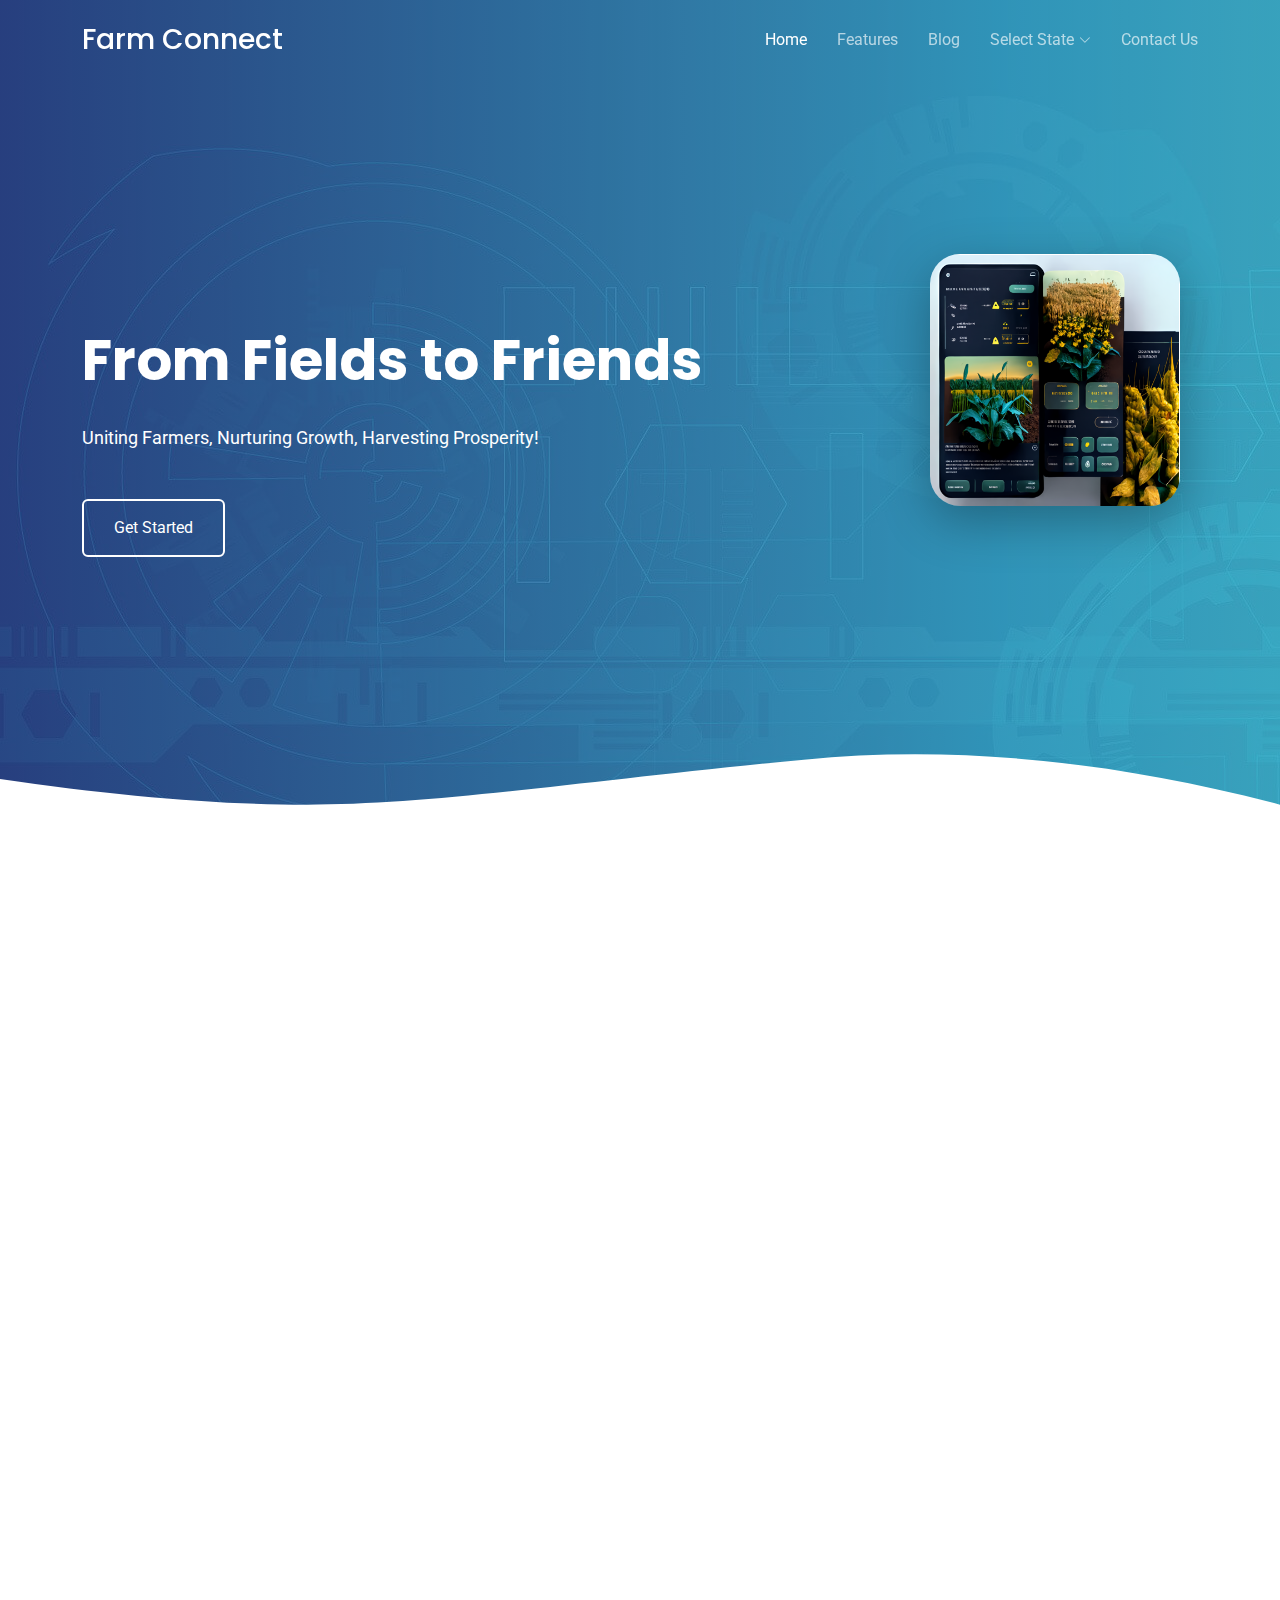
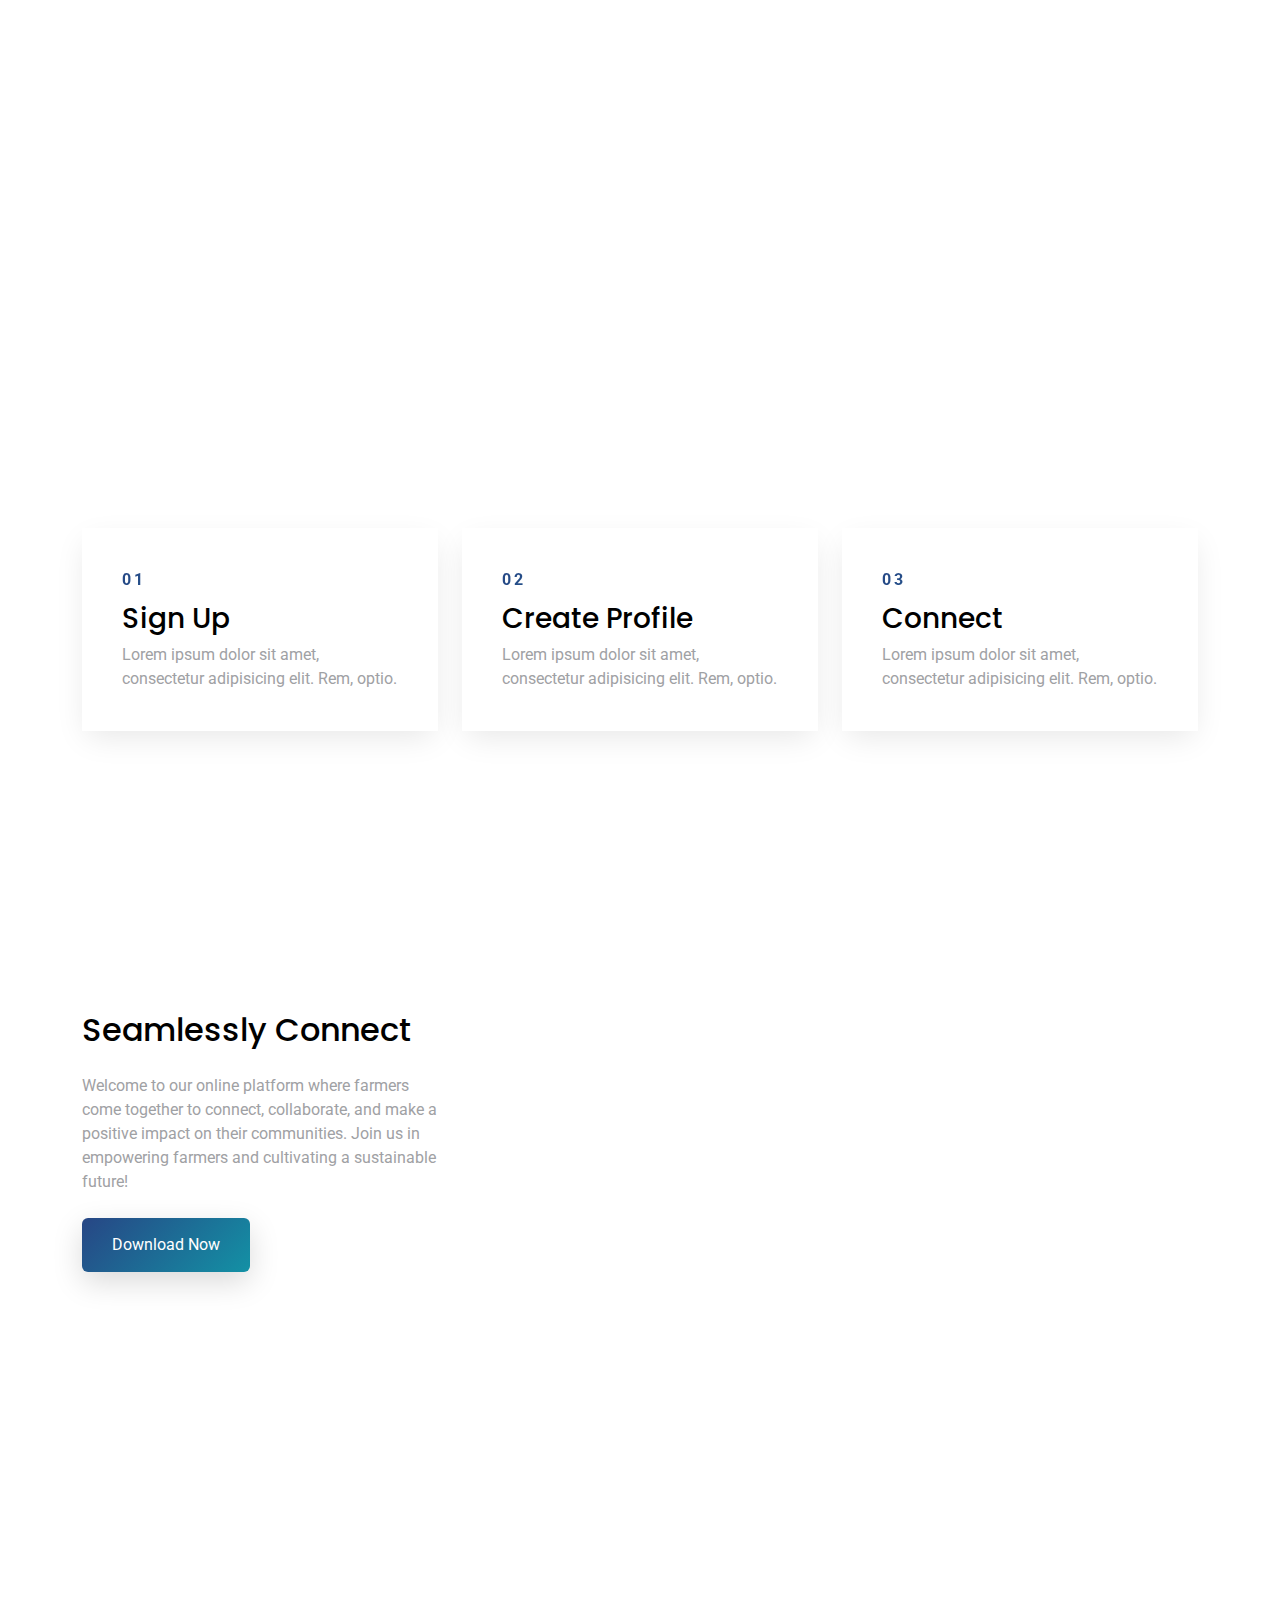
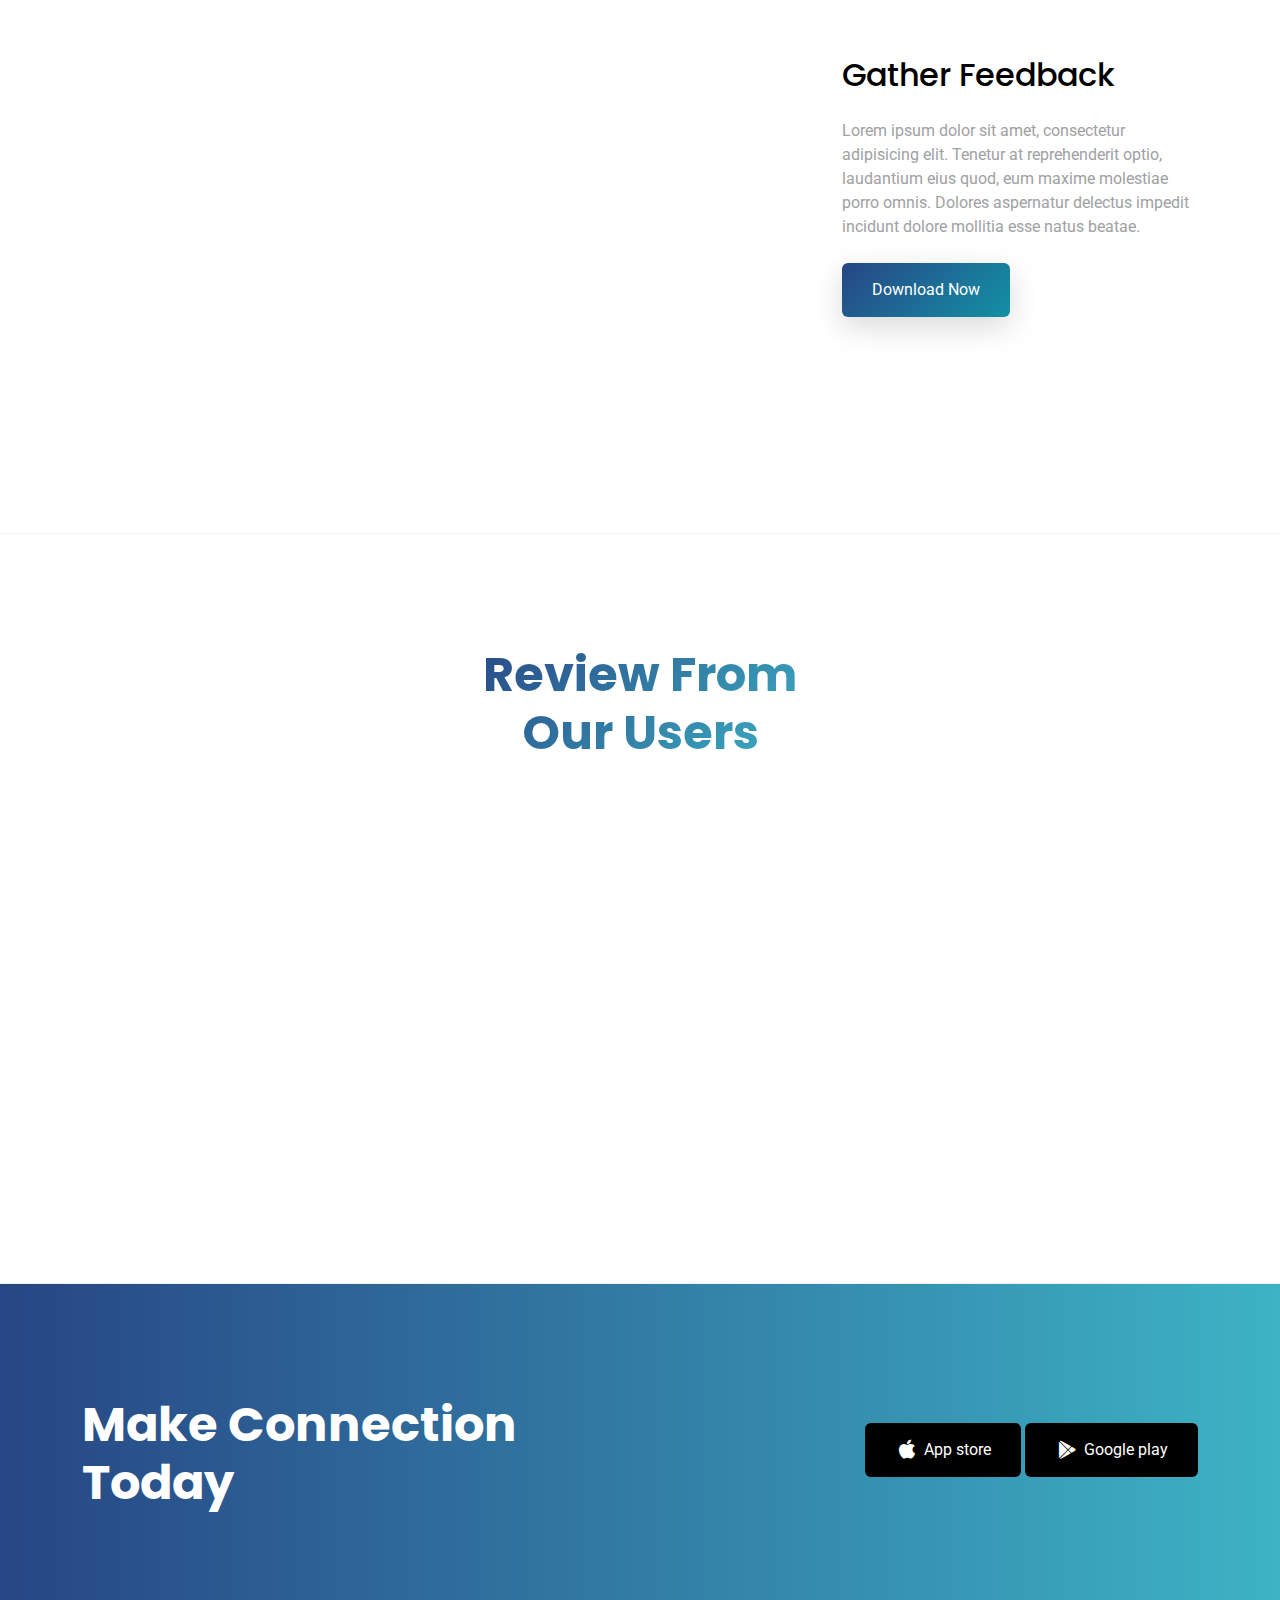
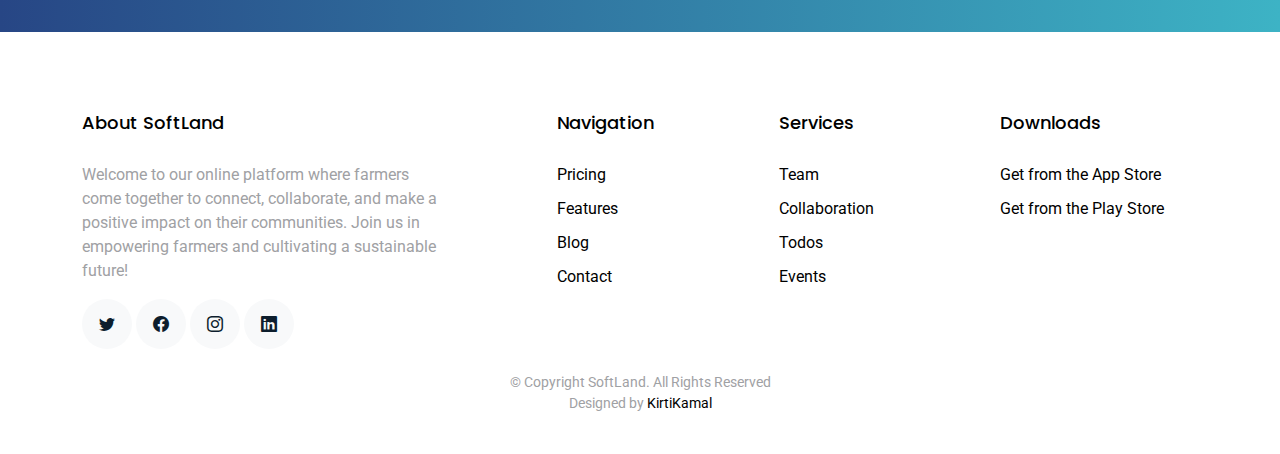
<file: index.html>
<!DOCTYPE html>
<html lang="en">

<head>
  <meta charset="utf-8">
  <meta content="width=device-width, initial-scale=1.0" name="viewport">

  <title>Farm Connect</title>
  <meta content="" name="description">
  <meta content="" name="keywords">

  <!-- Favicons -->
  <link href="assets/img/favicon.png" rel="icon">
  <link href="assets/img/apple-touch-icon.png" rel="apple-touch-icon">

  <!-- Google Fonts -->
  <link href="https://fonts.googleapis.com/css?family=Roboto:300,300i,400,400i,500,500i,600,600i,700,700i|Poppins:300,300i,400,400i,500,500i,600,600i,700,700i" rel="stylesheet">

  <!-- Vendor CSS Files -->
  <link href="assets/vendor/aos/aos.css" rel="stylesheet">
  <link href="assets/vendor/bootstrap/css/bootstrap.min.css" rel="stylesheet">
  <link href="assets/vendor/bootstrap-icons/bootstrap-icons.css" rel="stylesheet">
  <link href="assets/vendor/boxicons/css/boxicons.min.css" rel="stylesheet">
  <link href="assets/vendor/swiper/swiper-bundle.min.css" rel="stylesheet">

  <!-- Template Main CSS File -->
  <link href="assets/css/style.css" rel="stylesheet">

  <!-- =======================================================
  * Template Name: SoftLand
  * Updated: Sep 18 2023 with Bootstrap v5.3.2
  * Template URL: https://bootstrapmade.com/softland-bootstrap-app-landing-page-template/
  * Author: BootstrapMade.com
  * License: https://bootstrapmade.com/license/
  ======================================================== -->
</head>

<body>
  <!-- ======= Header ======= -->
  <header id="header" class="fixed-top d-flex align-items-center">
    <div class="container d-flex justify-content-between align-items-center">

      <div class="logo">
        <h1><a href="index.html">Farm Connect</a></h1>
        <!-- Uncomment below if you prefer to use an image logo -->
        <!-- <a href="index.html"><img src="assets/img/logo.png" alt="" class="img-fluid"></a>-->
      </div>

      <nav id="navbar" class="navbar">
        <ul>
          <li><a class="active " href="index.html">Home</a></li>
          <li><a href="features.html">Features</a></li>
          <!-- <li><a href="pricing.html">Pricing</a></li> -->
          <li><a href="blog.html">Blog</a></li>
          <li class="dropdown"><a href="#"><span>Select State</span> <i class="bi bi-chevron-down"></i></a>
            <ul>
              <li><a href="#">Select State</a></li>
              <li class="dropdown"><a href="#"><span>Deep Drop Down</span> <i class="bi bi-chevron-right"></i></a>
                <ul>
                  <li><a href="#">District</a></li>
                  <li><a href="#">Deep Drop Down 2</a></li>
                  <li><a href="#">Deep Drop Down 3</a></li>
                  <li><a href="#">Deep Drop Down 4</a></li>
                  <li><a href="#">Deep Drop Down 5</a></li>
                </ul>
              </li>
              <li><a href="#">Drop Down 2</a></li>
              <li><a href="#">Drop Down 3</a></li>
              <li><a href="#">Drop Down 4</a></li>
            </ul>
          </li>
          <li><a href="contact.html">Contact Us</a></li>
        </ul>
        <i class="bi bi-list mobile-nav-toggle"></i>
      </nav><!-- .navbar -->

    </div>
  </header><!-- End Header -->

  <!-- ======= Hero Section ======= -->
  <section class="hero-section" id="hero">

    <div class="wave">

      <svg width="100%" height="355px" viewBox="0 0 1920 355" version="1.1" xmlns="http://www.w3.org/2000/svg" xmlns:xlink="http://www.w3.org/1999/xlink">
        <g id="Page-1" stroke="none" stroke-width="1" fill="none" fill-rule="evenodd">
          <g id="Apple-TV" transform="translate(0.000000, -402.000000)" fill="#FFFFFF">
            <path d="M0,439.134243 C175.04074,464.89273 327.944386,477.771974 458.710937,477.771974 C654.860765,477.771974 870.645295,442.632362 1205.9828,410.192501 C1429.54114,388.565926 1667.54687,411.092417 1920,477.771974 L1920,757 L1017.15166,757 L0,757 L0,439.134243 Z" id="Path"></path>
          </g>
        </g>
      </svg>

    </div>

    <div class="container">
      <div class="row align-items-center">
        <div class="col-12 hero-text-image">
          <div class="row">
            <div class="col-lg-8 text-center text-lg-start">
              <h1 data-aos="fade-right">From Fields to Friends</h1>
              <p class="mb-5" data-aos="fade-right" data-aos-delay="100">Uniting Farmers, Nurturing Growth, Harvesting Prosperity!</p>
              <p data-aos="fade-right" data-aos-delay="200" data-aos-offset="-500"><a href="login.html" target="_blank" class="btn btn-outline-white">Get Started</a></p>
            </div>
            <div class="col-lg-4 iphone-wrap">
              <!-- <img src="assets/img/phone_1.png" alt="Image" class="phone-1" data-aos="fade-right"> -->
              <img src="assets/img/phone_2.png" alt="Image" class="phone-2" data-aos="fade-right" data-aos-delay="200">
            </div>
          </div>
        </div>
      </div>
    </div>

  </section><!-- End Hero -->

  <main id="main">

    <!-- ======= Home Section ======= -->
    <section class="section">
      <div class="container">

        <div class="row justify-content-center text-center mb-5">
          <div class="col-md-5" data-aos="fade-up">
            <h2 class="section-heading">Connect with local farmers</h2>
          </div>
        </div>

        <div class="row">
          <div class="col-md-4" data-aos="fade-up" data-aos-delay="">
            <div class="feature-1 text-center">
              <div class="wrap-icon icon-1">
                <i class="bi bi-people"></i>
              </div>
              <h3 class="mb-3">Explore The Community</h3>
              <p>Lorem ipsum dolor sit amet, consectetur adipisicing elit. Rem, optio.</p>
            </div>
          </div>
          <div class="col-md-4" data-aos="fade-up" data-aos-delay="100">
            <div class="feature-1 text-center">
              <div class="wrap-icon icon-1">
                <i class="bi bi-brightness-high"></i>
              </div>
              <h3 class="mb-3">Environmental Monitoring
              </h3>
              <p>Lorem ipsum dolor sit amet, consectetur adipisicing elit. Rem, optio.</p>
            </div>
          </div>
          <div class="col-md-4" data-aos="fade-up" data-aos-delay="200">
            <div class="feature-1 text-center">
              <div class="wrap-icon icon-1">
                <i class="bi bi-bar-chart"></i>
              </div>
              <h3 class="mb-3">Disaster Response
              </h3>
              <p>Lorem ipsum dolor sit amet, consectetur adipisicing elit. Rem, optio.</p>
            </div>
          </div>
        </div>

      </div>
    </section>

    <section class="section">

      <div class="container">
        <div class="row justify-content-center text-center mb-5" data-aos="fade">
          <div class="col-md-6 mb-5">
            <img src="assets/img/undraw_svg_1.svg" alt="Image" class="img-fluid">
          </div>
        </div>

        <div class="row">
          <div class="col-md-4">
            <div class="step">
              <span class="number">01</span>
              <h3>Sign Up</h3>
              <p>Lorem ipsum dolor sit amet, consectetur adipisicing elit. Rem, optio.</p>
            </div>
          </div>
          <div class="col-md-4">
            <div class="step">
              <span class="number">02</span>
              <h3>Create Profile</h3>
              <p>Lorem ipsum dolor sit amet, consectetur adipisicing elit. Rem, optio.</p>
            </div>
          </div>
          <div class="col-md-4">
            <div class="step">
              <span class="number">03</span>
              <h3>Connect </h3>
              <p>Lorem ipsum dolor sit amet, consectetur adipisicing elit. Rem, optio.</p>
            </div>
          </div>
        </div>
      </div>

    </section>

    <section class="section">
      <div class="container">
        <div class="row align-items-center">
          <div class="col-md-4 me-auto">
            <h2 class="mb-4">Seamlessly Connect</h2>
            <p class="mb-4">Welcome to our online platform where farmers come together to connect, collaborate, and make a positive impact on their communities. Join us in empowering farmers and cultivating a sustainable future!</p>
            <p><a href="#" class="btn btn-primary">Download Now</a></p>
          </div>
          <div class="col-md-6" data-aos="fade-left">
            <img src="assets/img/undraw_svg_2.svg" alt="Image" class="img-fluid">
          </div>
        </div>
      </div>
    </section>

    <section class="section">
      <div class="container">
        <div class="row align-items-center">
          <div class="col-md-4 ms-auto order-2">
            <h2 class="mb-4">Gather Feedback</h2>
            <p class="mb-4">Lorem ipsum dolor sit amet, consectetur adipisicing elit. Tenetur at reprehenderit optio,
              laudantium eius quod, eum maxime molestiae porro omnis. Dolores aspernatur delectus impedit incidunt
              dolore mollitia esse natus beatae.</p>
            <p><a href="#" class="btn btn-primary">Download Now</a></p>
          </div>
          <div class="col-md-6" data-aos="fade-right">
            <img src="assets/img/undraw_svg_3.svg" alt="Image" class="img-fluid">
          </div>
        </div>
      </div>
    </section>

    <!-- ======= Testimonials Section ======= -->
    <section class="section border-top border-bottom">
      <div class="container">
        <div class="row justify-content-center text-center mb-5">
          <div class="col-md-4">
            <h2 class="section-heading">Review From Our Users</h2>
          </div>
        </div>
        <div class="row justify-content-center text-center">
          <div class="col-md-7">

            <div class="testimonials-slider swiper" data-aos="fade-up" data-aos-delay="100">
              <div class="swiper-wrapper">

                <div class="swiper-slide">
                  <div class="review text-center">
                    <p class="stars">
                      <span class="bi bi-star-fill"></span>
                      <span class="bi bi-star-fill"></span>
                      <span class="bi bi-star-fill"></span>
                      <span class="bi bi-star-fill"></span>
                      <span class="bi bi-star-fill muted"></span>
                    </p>
                    <h3>Excellent App!</h3>
                    <blockquote>
                      <p>Lorem ipsum dolor sit amet, consectetur adipisicing elit. Eius ea delectus pariatur, numquam
                        aperiam dolore nam optio dolorem facilis itaque voluptatum recusandae deleniti minus animi,
                        provident voluptates consectetur maiores quos.</p>
                    </blockquote>

                    <p class="review-user">
                      <img src="assets/img/person_1.jpg" alt="Image" class="img-fluid rounded-circle mb-3">
                      <span class="d-block">
                        <span class="text-black">Jean Doe</span>, &mdash; App User
                      </span>
                    </p>

                  </div>
                </div><!-- End testimonial item -->

                <div class="swiper-slide">
                  <div class="review text-center">
                    <p class="stars">
                      <span class="bi bi-star-fill"></span>
                      <span class="bi bi-star-fill"></span>
                      <span class="bi bi-star-fill"></span>
                      <span class="bi bi-star-fill"></span>
                      <span class="bi bi-star-fill muted"></span>
                    </p>
                    <h3>This App is easy to use!</h3>
                    <blockquote>
                      <p>Lorem ipsum dolor sit amet, consectetur adipisicing elit. Eius ea delectus pariatur, numquam
                        aperiam dolore nam optio dolorem facilis itaque voluptatum recusandae deleniti minus animi,
                        provident voluptates consectetur maiores quos.</p>
                    </blockquote>

                    <p class="review-user">
                      <img src="assets/img/person_2.jpg" alt="Image" class="img-fluid rounded-circle mb-3">
                      <span class="d-block">
                        <span class="text-black">Johan Smith</span>, &mdash; App User
                      </span>
                    </p>

                  </div>
                </div><!-- End testimonial item -->

                <div class="swiper-slide">
                  <div class="review text-center">
                    <p class="stars">
                      <span class="bi bi-star-fill"></span>
                      <span class="bi bi-star-fill"></span>
                      <span class="bi bi-star-fill"></span>
                      <span class="bi bi-star-fill"></span>
                      <span class="bi bi-star-fill muted"></span>
                    </p>
                    <h3>Awesome functionality!</h3>
                    <blockquote>
                      <p>Lorem ipsum dolor sit amet, consectetur adipisicing elit. Eius ea delectus pariatur, numquam
                        aperiam dolore nam optio dolorem facilis itaque voluptatum recusandae deleniti minus animi,
                        provident voluptates consectetur maiores quos.</p>
                    </blockquote>

                    <p class="review-user">
                      <img src="assets/img/person_3.jpg" alt="Image" class="img-fluid rounded-circle mb-3">
                      <span class="d-block">
                        <span class="text-black">Jean Thunberg</span>, &mdash; App User
                      </span>
                    </p>

                  </div>
                </div><!-- End testimonial item -->

              </div>
              <div class="swiper-pagination"></div>
            </div>
          </div>
        </div>
      </div>
    </section><!-- End Testimonials Section -->

    <!-- ======= CTA Section ======= -->
    <section class="section cta-section">
      <div class="container">
        <div class="row align-items-center">
          <div class="col-md-6 me-auto text-center text-md-start mb-5 mb-md-0">
            <h2>Make Connection Today</h2>
          </div>
          <div class="col-md-5 text-center text-md-end">
            <p><a href="#" class="btn d-inline-flex align-items-center"><i class="bx bxl-apple"></i><span>App store</span></a> <a href="#" class="btn d-inline-flex align-items-center"><i class="bx bxl-play-store"></i><span>Google play</span></a></p>
          </div>
        </div>
      </div>
    </section><!-- End CTA Section -->

  </main><!-- End #main -->

  <!-- ======= Footer ======= -->
  <footer class="footer" role="contentinfo">
    <div class="container">
      <div class="row">
        <div class="col-md-4 mb-4 mb-md-0">
          <h3>About SoftLand</h3>
          <p>Welcome to our online platform where farmers come together to connect, collaborate, and make a positive impact on their communities. Join us in empowering farmers and cultivating a sustainable future!</p>
          <p class="social">
            <a href="#"><span class="bi bi-twitter"></span></a>
            <a href="#"><span class="bi bi-facebook"></span></a>
            <a href="#"><span class="bi bi-instagram"></span></a>
            <a href="#"><span class="bi bi-linkedin"></span></a>
          </p>
        </div>
        <div class="col-md-7 ms-auto">
          <div class="row site-section pt-0">
            <div class="col-md-4 mb-4 mb-md-0">
              <h3>Navigation</h3>
              <ul class="list-unstyled">
                <li><a href="#">Pricing</a></li>
                <li><a href="#">Features</a></li>
                <li><a href="#">Blog</a></li>
                <li><a href="#">Contact</a></li>
              </ul>
            </div>
            <div class="col-md-4 mb-4 mb-md-0">
              <h3>Services</h3>
              <ul class="list-unstyled">
                <li><a href="#">Team</a></li>
                <li><a href="#">Collaboration</a></li>
                <li><a href="#">Todos</a></li>
                <li><a href="#">Events</a></li>
              </ul>
            </div>
            <div class="col-md-4 mb-4 mb-md-0">
              <h3>Downloads</h3>
              <ul class="list-unstyled">
                <li><a href="#">Get from the App Store</a></li>
                <li><a href="#">Get from the Play Store</a></li>
              </ul>
            </div>
          </div>
        </div>
      </div>

      <div class="row justify-content-center text-center">
        <div class="col-md-7">
          <p class="copyright">&copy; Copyright SoftLand. All Rights Reserved</p>
          <div class="credits">
            Designed by <a href="https://kirtikamal.tech/">KirtiKamal</a>
          </div>
        </div>
      </div>

    </div>
  </footer>

  <a href="#" class="back-to-top d-flex align-items-center justify-content-center"><i class="bi bi-arrow-up-short"></i></a>

  <!-- Vendor JS Files -->
  <script src="assets/vendor/aos/aos.js"></script>
  <script src="assets/vendor/bootstrap/js/bootstrap.bundle.min.js"></script>
  <script src="assets/vendor/swiper/swiper-bundle.min.js"></script>
  <script src="assets/vendor/php-email-form/validate.js"></script>

  <!-- Template Main JS File -->
  <script src="assets/js/main.js"></script>

  <script>
    window.embeddedChatbotConfig = {
    chatbotId: "sbfaHj-v8if8TtWgIfEFg",
    domain: "www.chatbase.co"
    }
    </script>
    <script
    src="https://www.chatbase.co/embed.min.js"
    chatbotId="sbfaHj-v8if8TtWgIfEFg"
    domain="www.chatbase.co"
    defer>
    </script>

</body>

</html>
</file>
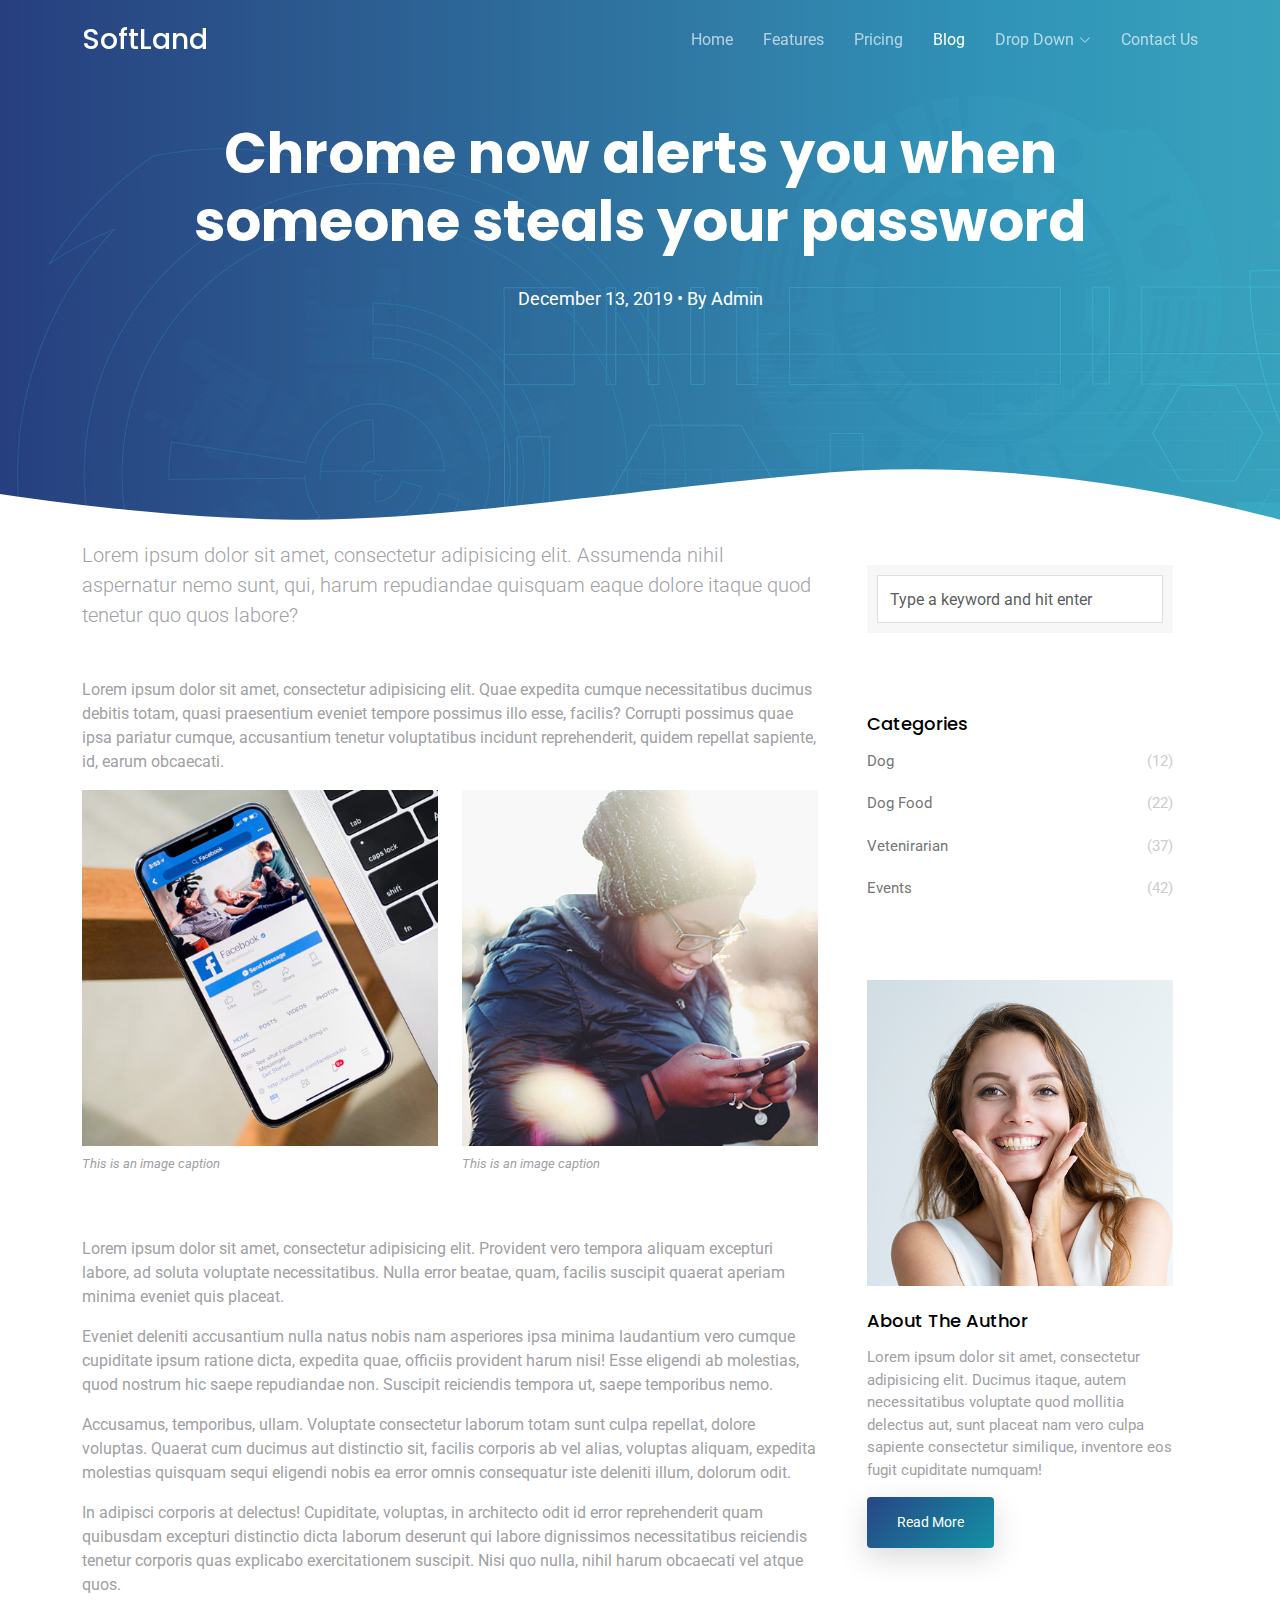
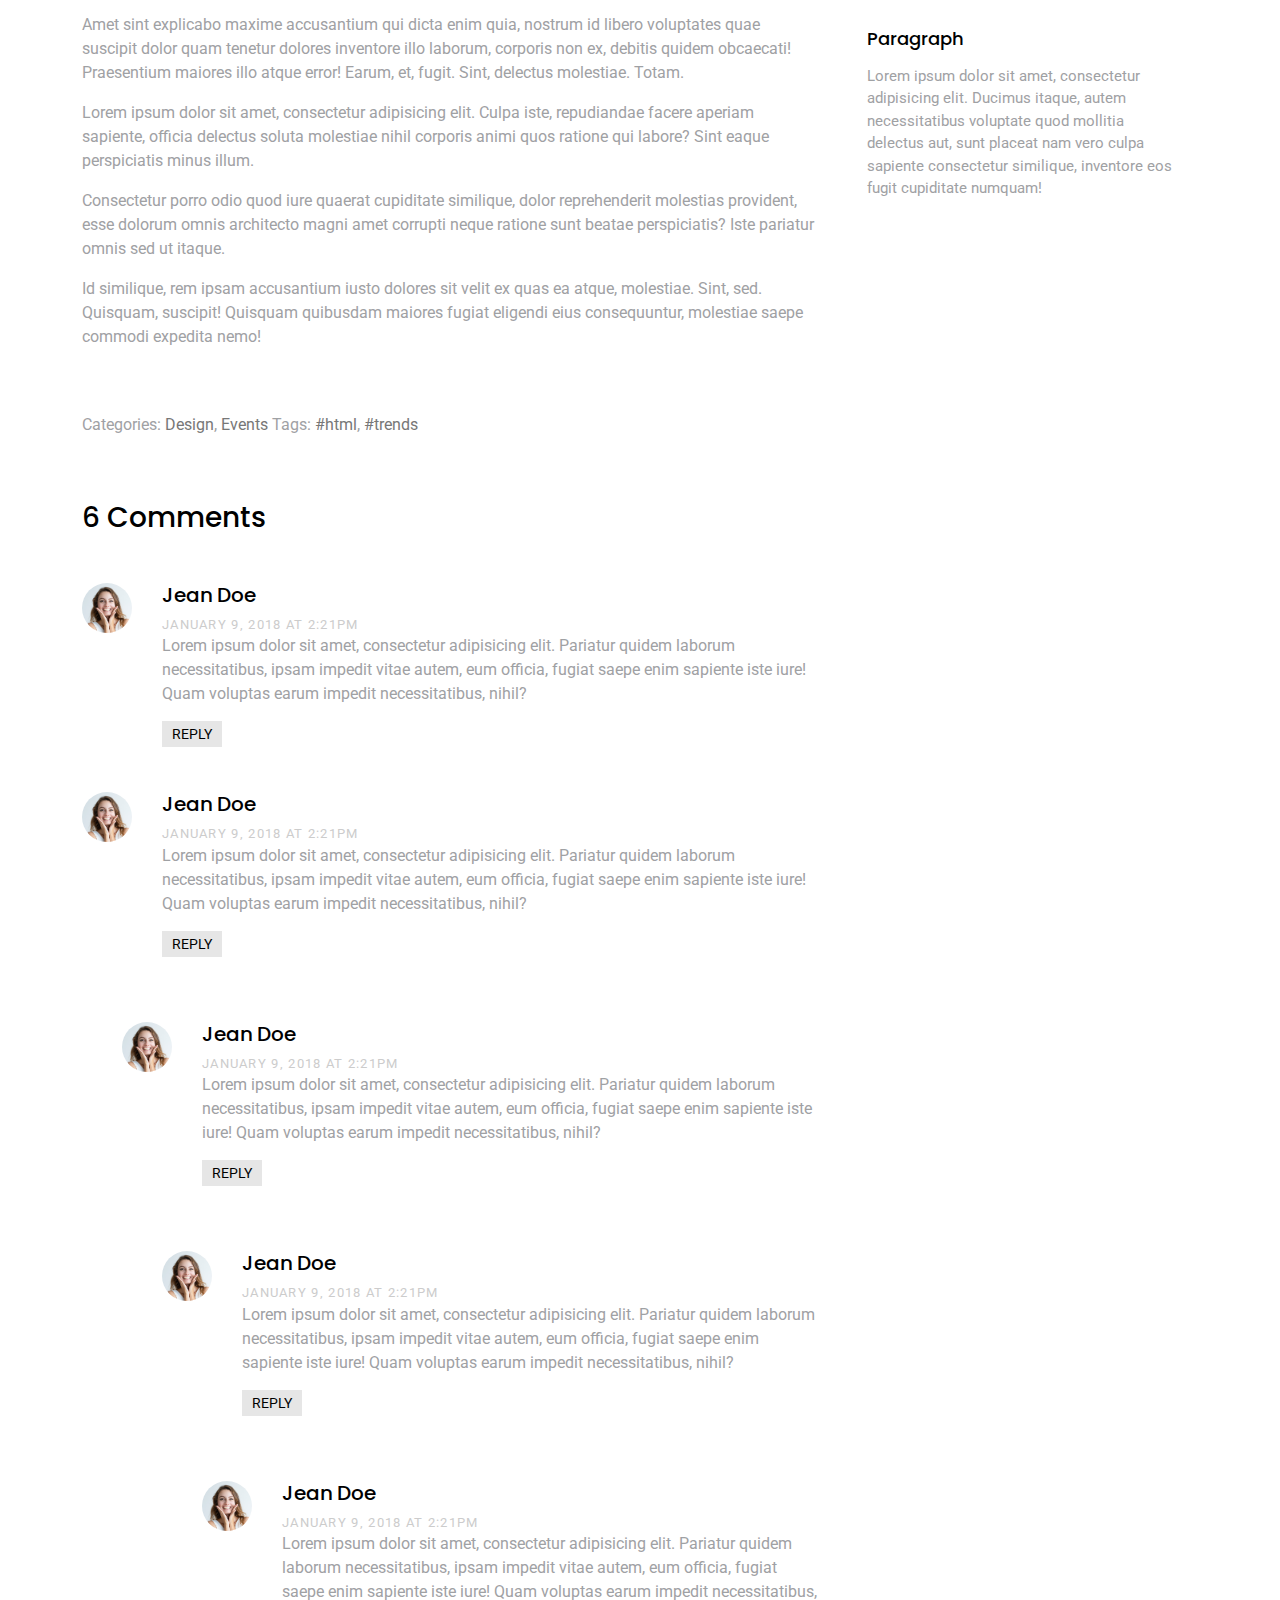
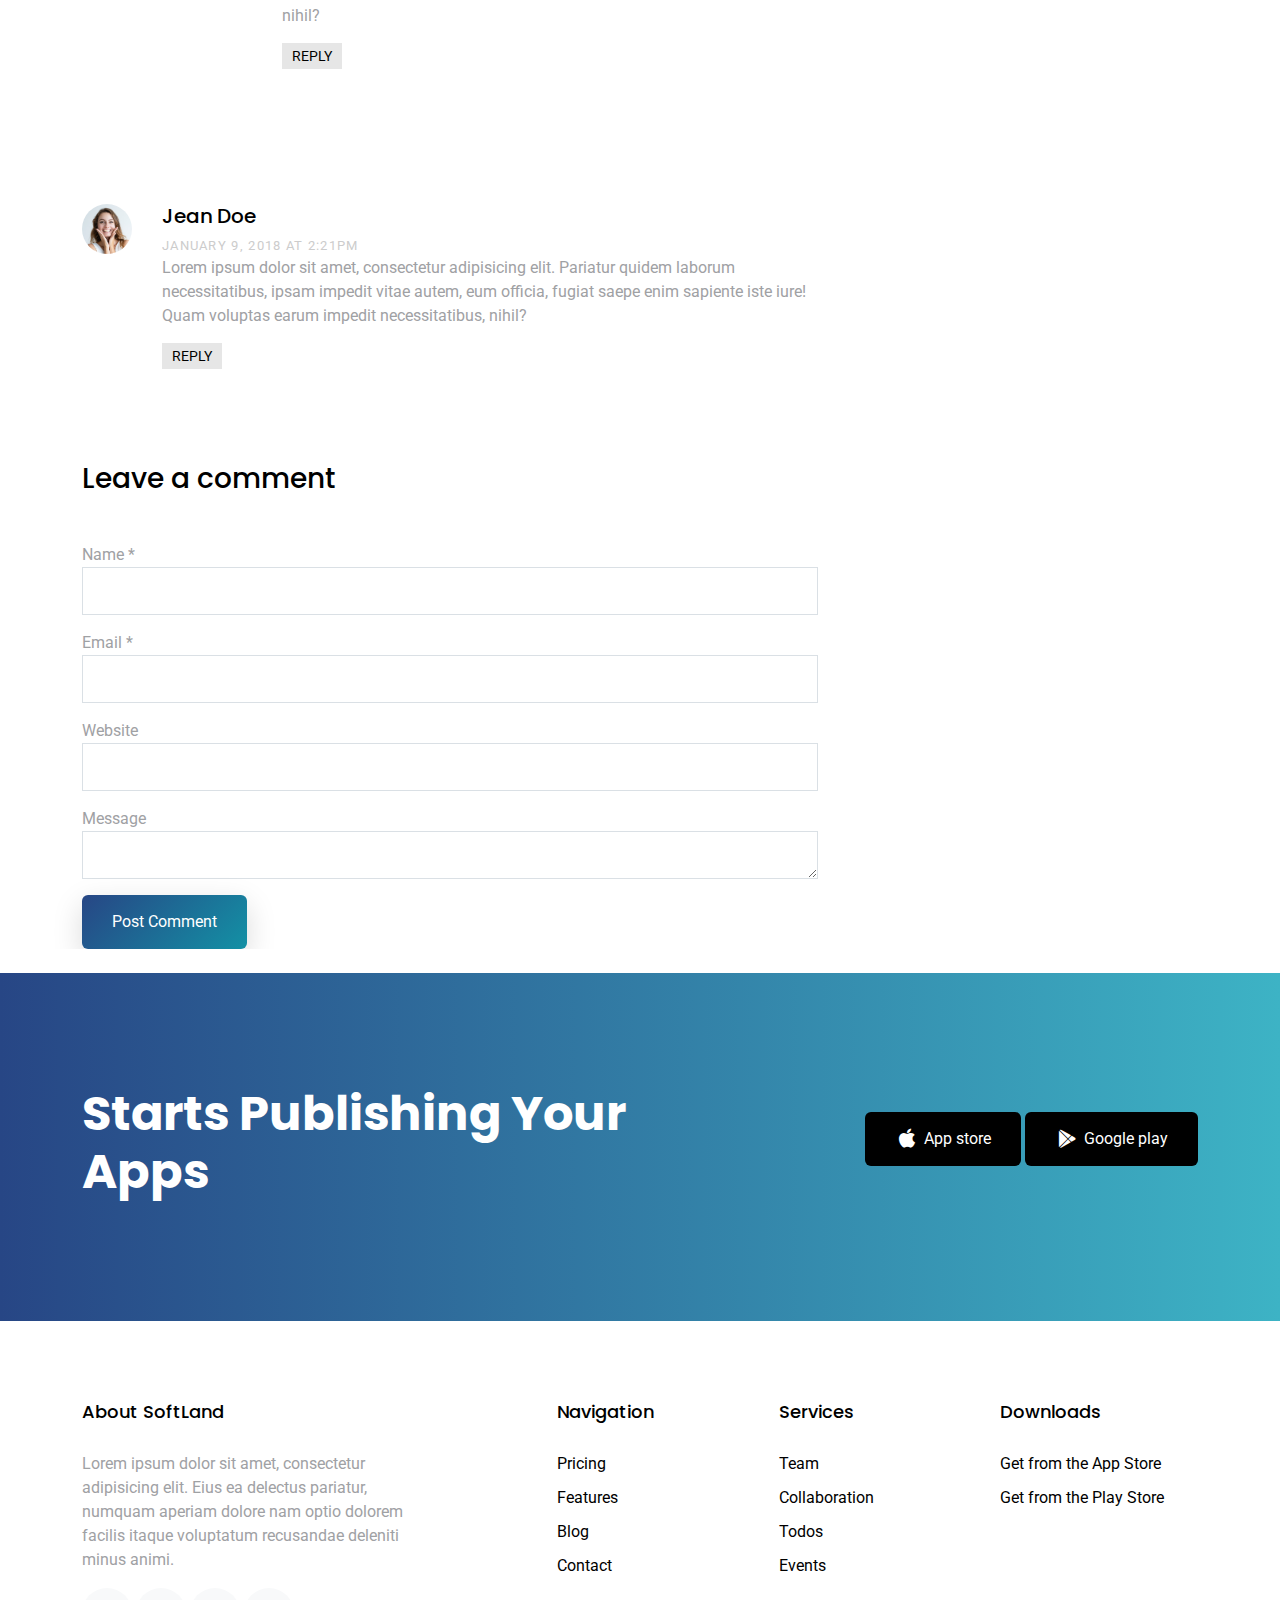
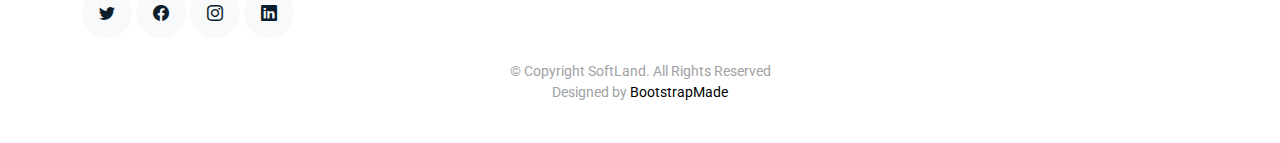
<file: blog-single.html>
<!DOCTYPE html>
<html lang="en">

<head>
  <meta charset="utf-8">
  <meta content="width=device-width, initial-scale=1.0" name="viewport">

  <title>Blog Single - SoftLand Bootstrap Template</title>
  <meta content="" name="description">
  <meta content="" name="keywords">

  <!-- Favicons -->
  <link href="assets/img/favicon.png" rel="icon">
  <link href="assets/img/apple-touch-icon.png" rel="apple-touch-icon">

  <!-- Google Fonts -->
  <link href="https://fonts.googleapis.com/css?family=Roboto:300,300i,400,400i,500,500i,600,600i,700,700i|Poppins:300,300i,400,400i,500,500i,600,600i,700,700i" rel="stylesheet">

  <!-- Vendor CSS Files -->
  <link href="assets/vendor/aos/aos.css" rel="stylesheet">
  <link href="assets/vendor/bootstrap/css/bootstrap.min.css" rel="stylesheet">
  <link href="assets/vendor/bootstrap-icons/bootstrap-icons.css" rel="stylesheet">
  <link href="assets/vendor/boxicons/css/boxicons.min.css" rel="stylesheet">
  <link href="assets/vendor/swiper/swiper-bundle.min.css" rel="stylesheet">

  <!-- Template Main CSS File -->
  <link href="assets/css/style.css" rel="stylesheet">

  <!-- =======================================================
  * Template Name: SoftLand
  * Updated: Sep 18 2023 with Bootstrap v5.3.2
  * Template URL: https://bootstrapmade.com/softland-bootstrap-app-landing-page-template/
  * Author: BootstrapMade.com
  * License: https://bootstrapmade.com/license/
  ======================================================== -->
</head>

<body>

  <!-- ======= Header ======= -->
  <header id="header" class="fixed-top d-flex align-items-center">
    <div class="container d-flex justify-content-between align-items-center">

      <div class="logo">
        <h1><a href="index.html">SoftLand</a></h1>
        <!-- Uncomment below if you prefer to use an image logo -->
        <!-- <a href="index.html"><img src="assets/img/logo.png" alt="" class="img-fluid"></a>-->
      </div>

      <nav id="navbar" class="navbar">
        <ul>
          <li><a class="" href="index.html">Home</a></li>
          <li><a href="features.html">Features</a></li>
          <li><a href="pricing.html">Pricing</a></li>
          <li><a class="active" href="blog.html">Blog</a></li>
          <li class="dropdown"><a href="#"><span>Drop Down</span> <i class="bi bi-chevron-down"></i></a>
            <ul>
              <li><a href="#">Drop Down 1</a></li>
              <li class="dropdown"><a href="#"><span>Deep Drop Down</span> <i class="bi bi-chevron-right"></i></a>
                <ul>
                  <li><a href="#">Deep Drop Down 1</a></li>
                  <li><a href="#">Deep Drop Down 2</a></li>
                  <li><a href="#">Deep Drop Down 3</a></li>
                  <li><a href="#">Deep Drop Down 4</a></li>
                  <li><a href="#">Deep Drop Down 5</a></li>
                </ul>
              </li>
              <li><a href="#">Drop Down 2</a></li>
              <li><a href="#">Drop Down 3</a></li>
              <li><a href="#">Drop Down 4</a></li>
            </ul>
          </li>
          <li><a href="contact.html">Contact Us</a></li>
        </ul>
        <i class="bi bi-list mobile-nav-toggle"></i>
      </nav><!-- .navbar -->

    </div>
  </header><!-- End Header -->

  <main id="main">

    <!-- ======= Single Blog Section ======= -->
    <section class="hero-section inner-page">
      <div class="wave">

        <svg width="1920px" height="265px" viewBox="0 0 1920 265" version="1.1" xmlns="http://www.w3.org/2000/svg" xmlns:xlink="http://www.w3.org/1999/xlink">
          <g id="Page-1" stroke="none" stroke-width="1" fill="none" fill-rule="evenodd">
            <g id="Apple-TV" transform="translate(0.000000, -402.000000)" fill="#FFFFFF">
              <path d="M0,439.134243 C175.04074,464.89273 327.944386,477.771974 458.710937,477.771974 C654.860765,477.771974 870.645295,442.632362 1205.9828,410.192501 C1429.54114,388.565926 1667.54687,411.092417 1920,477.771974 L1920,667 L1017.15166,667 L0,667 L0,439.134243 Z" id="Path"></path>
            </g>
          </g>
        </svg>

      </div>

      <div class="container">
        <div class="row align-items-center">
          <div class="col-12">
            <div class="row justify-content-center">
              <div class="col-md-10 text-center hero-text">
                <h1 data-aos="fade-up" data-aos-delay="">Chrome now alerts you when someone steals your password</h1>
                <p class="mb-5" data-aos="fade-up" data-aos-delay="100">December 13, 2019 &bullet; By <a href="#" class="text-white">Admin</a></p>
              </div>
            </div>
          </div>
        </div>
      </div>

    </section>

    <section class="site-section mb-4">
      <div class="container">
        <div class="row">
          <div class="col-md-8 blog-content">

            <p class="lead mb-5">Lorem ipsum dolor sit amet, consectetur adipisicing elit. Assumenda nihil aspernatur nemo sunt, qui, harum repudiandae quisquam eaque dolore itaque quod tenetur quo quos labore?</p>
            <p>Lorem ipsum dolor sit amet, consectetur adipisicing elit. Quae expedita cumque necessitatibus ducimus debitis totam, quasi praesentium eveniet tempore possimus illo esse, facilis? Corrupti possimus quae ipsa pariatur cumque, accusantium tenetur voluptatibus incidunt reprehenderit, quidem repellat sapiente, id, earum obcaecati.</p>

            <div class="row mb-5">
              <div class="col-md-6">
                <figure><img src="assets/img/img_1.jpg" alt="Free Website Template by Free-Template.co" class="img-fluid">
                  <figcaption>This is an image caption</figcaption>
                </figure>
              </div>
              <div class="col-md-6">
                <figure><img src="assets/img/img_2.jpg" alt="Free Website Template by Free-Template.co" class="img-fluid">
                  <figcaption>This is an image caption</figcaption>
                </figure>
              </div>
            </div>

            <blockquote>
              <p>Lorem ipsum dolor sit amet, consectetur adipisicing elit. Provident vero tempora aliquam excepturi labore, ad soluta voluptate necessitatibus. Nulla error beatae, quam, facilis suscipit quaerat aperiam minima eveniet quis placeat.</p>
            </blockquote>

            <p>Eveniet deleniti accusantium nulla natus nobis nam asperiores ipsa minima laudantium vero cumque cupiditate ipsum ratione dicta, expedita quae, officiis provident harum nisi! Esse eligendi ab molestias, quod nostrum hic saepe repudiandae non. Suscipit reiciendis tempora ut, saepe temporibus nemo.</p>
            <p>Accusamus, temporibus, ullam. Voluptate consectetur laborum totam sunt culpa repellat, dolore voluptas. Quaerat cum ducimus aut distinctio sit, facilis corporis ab vel alias, voluptas aliquam, expedita molestias quisquam sequi eligendi nobis ea error omnis consequatur iste deleniti illum, dolorum odit.</p>
            <p>In adipisci corporis at delectus! Cupiditate, voluptas, in architecto odit id error reprehenderit quam quibusdam excepturi distinctio dicta laborum deserunt qui labore dignissimos necessitatibus reiciendis tenetur corporis quas explicabo exercitationem suscipit. Nisi quo nulla, nihil harum obcaecati vel atque quos.</p>
            <p>Amet sint explicabo maxime accusantium qui dicta enim quia, nostrum id libero voluptates quae suscipit dolor quam tenetur dolores inventore illo laborum, corporis non ex, debitis quidem obcaecati! Praesentium maiores illo atque error! Earum, et, fugit. Sint, delectus molestiae. Totam.</p>

            <p>Lorem ipsum dolor sit amet, consectetur adipisicing elit. Culpa iste, repudiandae facere aperiam sapiente, officia delectus soluta molestiae nihil corporis animi quos ratione qui labore? Sint eaque perspiciatis minus illum.</p>
            <p>Consectetur porro odio quod iure quaerat cupiditate similique, dolor reprehenderit molestias provident, esse dolorum omnis architecto magni amet corrupti neque ratione sunt beatae perspiciatis? Iste pariatur omnis sed ut itaque.</p>
            <p>Id similique, rem ipsam accusantium iusto dolores sit velit ex quas ea atque, molestiae. Sint, sed. Quisquam, suscipit! Quisquam quibusdam maiores fugiat eligendi eius consequuntur, molestiae saepe commodi expedita nemo!</p>
            <div class="pt-5">
              <p>Categories: <a href="#">Design</a>, <a href="#">Events</a> Tags: <a href="#">#html</a>, <a href="#">#trends</a></p>
            </div>

            <div class="pt-5">
              <h3 class="mb-5">6 Comments</h3>
              <ul class="comment-list">
                <li class="comment">
                  <div class="vcard bio">
                    <img src="assets/img/person_1.jpg" alt="Free Website Template by Free-Template.co">
                  </div>
                  <div class="comment-body">
                    <h3>Jean Doe</h3>
                    <div class="meta">January 9, 2018 at 2:21pm</div>
                    <p>Lorem ipsum dolor sit amet, consectetur adipisicing elit. Pariatur quidem laborum necessitatibus, ipsam impedit vitae autem, eum officia, fugiat saepe enim sapiente iste iure! Quam voluptas earum impedit necessitatibus, nihil?</p>
                    <p><a href="#" class="reply">Reply</a></p>
                  </div>
                </li>

                <li class="comment">
                  <div class="vcard bio">
                    <img src="assets/img/person_1.jpg" alt="Image placeholder">
                  </div>
                  <div class="comment-body">
                    <h3>Jean Doe</h3>
                    <div class="meta">January 9, 2018 at 2:21pm</div>
                    <p>Lorem ipsum dolor sit amet, consectetur adipisicing elit. Pariatur quidem laborum necessitatibus, ipsam impedit vitae autem, eum officia, fugiat saepe enim sapiente iste iure! Quam voluptas earum impedit necessitatibus, nihil?</p>
                    <p><a href="#" class="reply">Reply</a></p>
                  </div>

                  <ul class="children">
                    <li class="comment">
                      <div class="vcard bio">
                        <img src="assets/img/person_1.jpg" alt="Image placeholder">
                      </div>
                      <div class="comment-body">
                        <h3>Jean Doe</h3>
                        <div class="meta">January 9, 2018 at 2:21pm</div>
                        <p>Lorem ipsum dolor sit amet, consectetur adipisicing elit. Pariatur quidem laborum necessitatibus, ipsam impedit vitae autem, eum officia, fugiat saepe enim sapiente iste iure! Quam voluptas earum impedit necessitatibus, nihil?</p>
                        <p><a href="#" class="reply">Reply</a></p>
                      </div>

                      <ul class="children">
                        <li class="comment">
                          <div class="vcard bio">
                            <img src="assets/img/person_1.jpg" alt="Image placeholder">
                          </div>
                          <div class="comment-body">
                            <h3>Jean Doe</h3>
                            <div class="meta">January 9, 2018 at 2:21pm</div>
                            <p>Lorem ipsum dolor sit amet, consectetur adipisicing elit. Pariatur quidem laborum necessitatibus, ipsam impedit vitae autem, eum officia, fugiat saepe enim sapiente iste iure! Quam voluptas earum impedit necessitatibus, nihil?</p>
                            <p><a href="#" class="reply">Reply</a></p>
                          </div>

                          <ul class="children">
                            <li class="comment">
                              <div class="vcard bio">
                                <img src="assets/img/person_1.jpg" alt="Image placeholder">
                              </div>
                              <div class="comment-body">
                                <h3>Jean Doe</h3>
                                <div class="meta">January 9, 2018 at 2:21pm</div>
                                <p>Lorem ipsum dolor sit amet, consectetur adipisicing elit. Pariatur quidem laborum necessitatibus, ipsam impedit vitae autem, eum officia, fugiat saepe enim sapiente iste iure! Quam voluptas earum impedit necessitatibus, nihil?</p>
                                <p><a href="#" class="reply">Reply</a></p>
                              </div>
                            </li>
                          </ul>
                        </li>
                      </ul>
                    </li>
                  </ul>
                </li>

                <li class="comment">
                  <div class="vcard bio">
                    <img src="assets/img/person_1.jpg" alt="Image placeholder">
                  </div>
                  <div class="comment-body">
                    <h3>Jean Doe</h3>
                    <div class="meta">January 9, 2018 at 2:21pm</div>
                    <p>Lorem ipsum dolor sit amet, consectetur adipisicing elit. Pariatur quidem laborum necessitatibus, ipsam impedit vitae autem, eum officia, fugiat saepe enim sapiente iste iure! Quam voluptas earum impedit necessitatibus, nihil?</p>
                    <p><a href="#" class="reply">Reply</a></p>
                  </div>
                </li>
              </ul>
              <!-- END comment-list -->

              <div class="comment-form-wrap pt-5">
                <h3 class="mb-5">Leave a comment</h3>
                <form action="#" class="">
                  <div class="form-group">
                    <label for="name">Name *</label>
                    <input type="text" class="form-control" id="name">
                  </div>
                  <div class="form-group mt-3">
                    <label for="email">Email *</label>
                    <input type="email" class="form-control" id="email">
                  </div>
                  <div class="form-group mt-3">
                    <label for="website">Website</label>
                    <input type="url" class="form-control" id="website">
                  </div>

                  <div class="form-group mt-3">
                    <label for="message">Message</label>
                    <textarea name="" id="message" cols="30" rows="10" class="form-control"></textarea>
                  </div>
                  <div class="form-group mt-3">
                    <input type="submit" value="Post Comment" class="btn btn-primary">
                  </div>

                </form>
              </div>
            </div>

          </div>
          <div class="col-md-4 sidebar">
            <div class="sidebar-box">
              <form action="#" class="search-form">
                <div class="form-group">
                  <span class="icon fa fa-search"></span>
                  <input type="text" class="form-control" placeholder="Type a keyword and hit enter">
                </div>
              </form>
            </div>
            <div class="sidebar-box">
              <div class="categories">
                <h3>Categories</h3>
                <li><a href="#">Dog <span>(12)</span></a></li>
                <li><a href="#">Dog Food <span>(22)</span></a></li>
                <li><a href="#">Vetenirarian <span>(37)</span></a></li>
                <li><a href="#">Events<span>(42)</span></a></li>
              </div>
            </div>
            <div class="sidebar-box">
              <img src="assets/img/person_1.jpg" alt="Image placeholder" class="img-fluid mb-4">
              <h3>About The Author</h3>
              <p>Lorem ipsum dolor sit amet, consectetur adipisicing elit. Ducimus itaque, autem necessitatibus voluptate quod mollitia delectus aut, sunt placeat nam vero culpa sapiente consectetur similique, inventore eos fugit cupiditate numquam!</p>
              <p><a href="#" class="btn btn-primary btn-sm">Read More</a></p>
            </div>

            <div class="sidebar-box">
              <h3>Paragraph</h3>
              <p>Lorem ipsum dolor sit amet, consectetur adipisicing elit. Ducimus itaque, autem necessitatibus voluptate quod mollitia delectus aut, sunt placeat nam vero culpa sapiente consectetur similique, inventore eos fugit cupiditate numquam!</p>
            </div>
          </div>
        </div>
      </div>
    </section>

    <!-- ======= CTA Section ======= -->
    <section class="section cta-section">
      <div class="container">
        <div class="row align-items-center">
          <div class="col-md-6 me-auto text-center text-md-start mb-5 mb-md-0">
            <h2>Starts Publishing Your Apps</h2>
          </div>
          <div class="col-md-5 text-center text-md-end">
            <p><a href="#" class="btn d-inline-flex align-items-center"><i class="bx bxl-apple"></i><span>App store</span></a> <a href="#" class="btn d-inline-flex align-items-center"><i class="bx bxl-play-store"></i><span>Google play</span></a></p>
          </div>
        </div>
      </div>
    </section><!-- End CTA Section -->

  </main><!-- End #main -->

  <!-- ======= Footer ======= -->
  <footer class="footer" role="contentinfo">
    <div class="container">
      <div class="row">
        <div class="col-md-4 mb-4 mb-md-0">
          <h3>About SoftLand</h3>
          <p>Lorem ipsum dolor sit amet, consectetur adipisicing elit. Eius ea delectus pariatur, numquam aperiam
            dolore nam optio dolorem facilis itaque voluptatum recusandae deleniti minus animi.</p>
          <p class="social">
            <a href="#"><span class="bi bi-twitter"></span></a>
            <a href="#"><span class="bi bi-facebook"></span></a>
            <a href="#"><span class="bi bi-instagram"></span></a>
            <a href="#"><span class="bi bi-linkedin"></span></a>
          </p>
        </div>
        <div class="col-md-7 ms-auto">
          <div class="row site-section pt-0">
            <div class="col-md-4 mb-4 mb-md-0">
              <h3>Navigation</h3>
              <ul class="list-unstyled">
                <li><a href="#">Pricing</a></li>
                <li><a href="#">Features</a></li>
                <li><a href="#">Blog</a></li>
                <li><a href="#">Contact</a></li>
              </ul>
            </div>
            <div class="col-md-4 mb-4 mb-md-0">
              <h3>Services</h3>
              <ul class="list-unstyled">
                <li><a href="#">Team</a></li>
                <li><a href="#">Collaboration</a></li>
                <li><a href="#">Todos</a></li>
                <li><a href="#">Events</a></li>
              </ul>
            </div>
            <div class="col-md-4 mb-4 mb-md-0">
              <h3>Downloads</h3>
              <ul class="list-unstyled">
                <li><a href="#">Get from the App Store</a></li>
                <li><a href="#">Get from the Play Store</a></li>
              </ul>
            </div>
          </div>
        </div>
      </div>

      <div class="row justify-content-center text-center">
        <div class="col-md-7">
          <p class="copyright">&copy; Copyright SoftLand. All Rights Reserved</p>
          <div class="credits">
            <!--
            All the links in the footer should remain intact.
            You can delete the links only if you purchased the pro version.
            Licensing information: https://bootstrapmade.com/license/
            Purchase the pro version with working PHP/AJAX contact form: https://bootstrapmade.com/buy/?theme=SoftLand
          -->
            Designed by <a href="https://bootstrapmade.com/">BootstrapMade</a>
          </div>
        </div>
      </div>

    </div>
  </footer>

  <a href="#" class="back-to-top d-flex align-items-center justify-content-center"><i class="bi bi-arrow-up-short"></i></a>

  <!-- Vendor JS Files -->
  <script src="assets/vendor/aos/aos.js"></script>
  <script src="assets/vendor/bootstrap/js/bootstrap.bundle.min.js"></script>
  <script src="assets/vendor/swiper/swiper-bundle.min.js"></script>
  <script src="assets/vendor/php-email-form/validate.js"></script>

  <!-- Template Main JS File -->
  <script src="assets/js/main.js"></script>

</body>

</html>
</file>
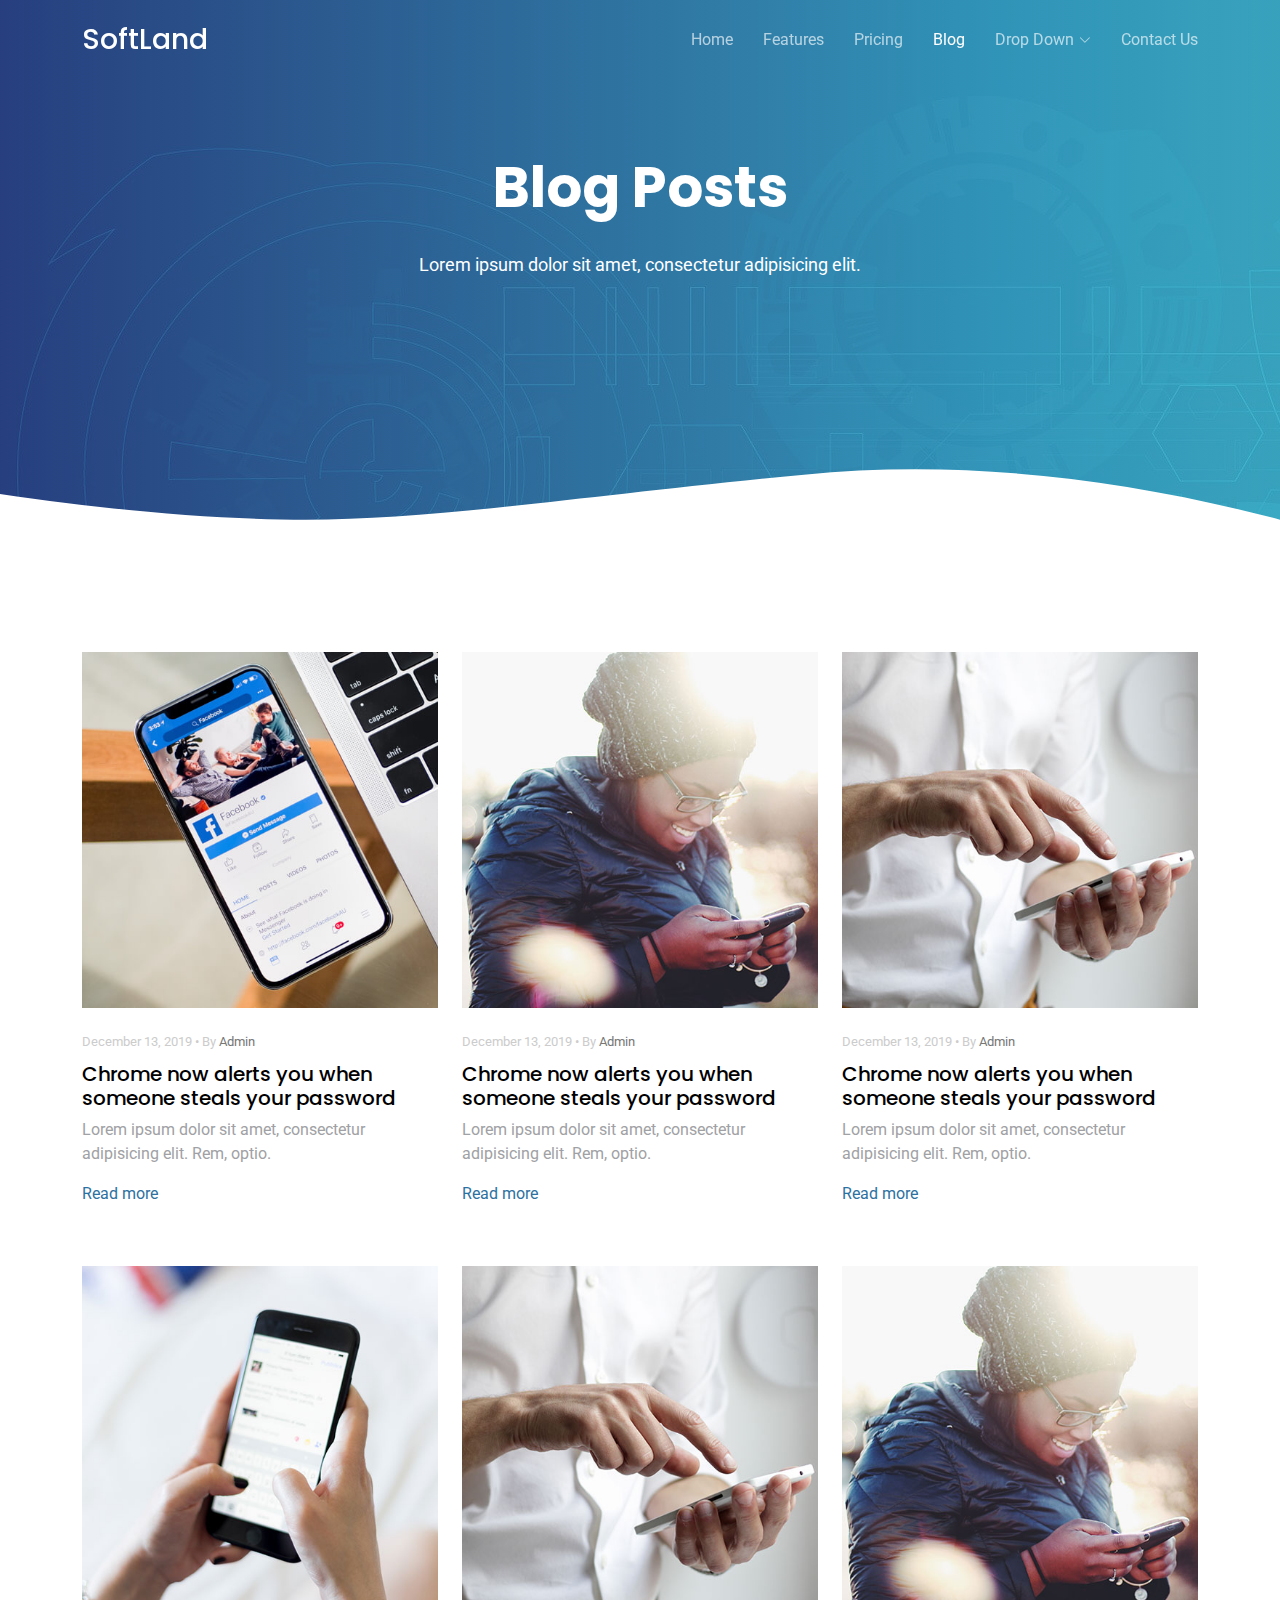
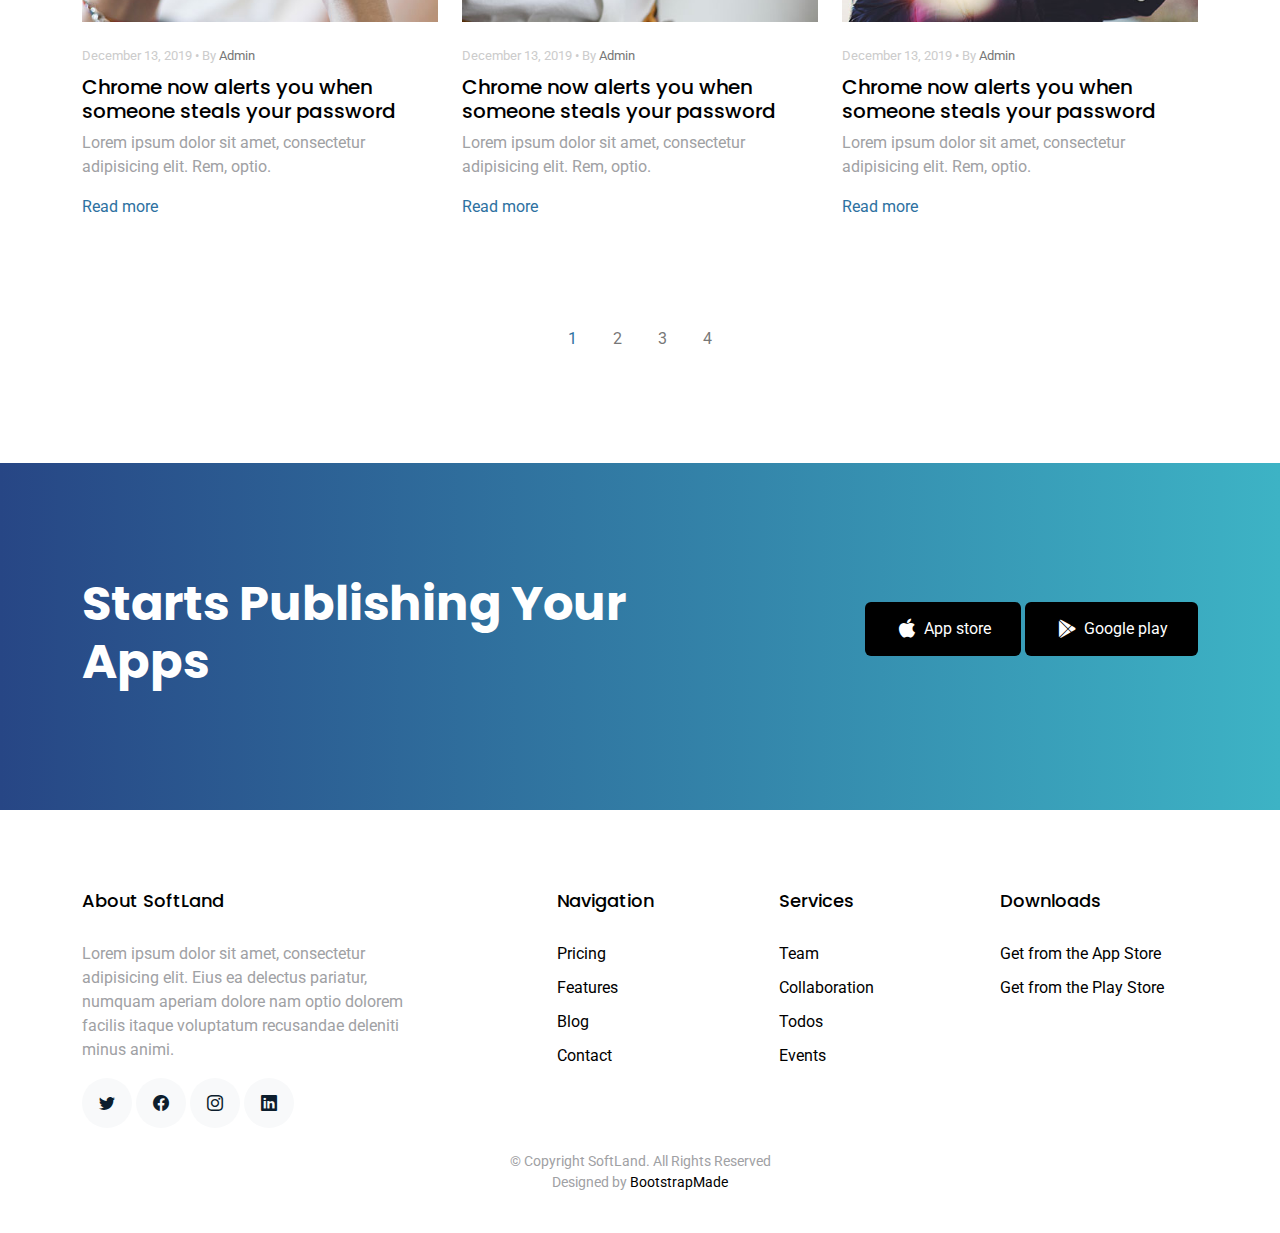
<file: blog.html>
<!DOCTYPE html>
<html lang="en">

<head>
  <meta charset="utf-8">
  <meta content="width=device-width, initial-scale=1.0" name="viewport">

  <title>Blog - SoftLand Bootstrap Template</title>
  <meta content="" name="description">
  <meta content="" name="keywords">

  <!-- Favicons -->
  <link href="assets/img/favicon.png" rel="icon">
  <link href="assets/img/apple-touch-icon.png" rel="apple-touch-icon">

  <!-- Google Fonts -->
  <link href="https://fonts.googleapis.com/css?family=Roboto:300,300i,400,400i,500,500i,600,600i,700,700i|Poppins:300,300i,400,400i,500,500i,600,600i,700,700i" rel="stylesheet">

  <!-- Vendor CSS Files -->
  <link href="assets/vendor/aos/aos.css" rel="stylesheet">
  <link href="assets/vendor/bootstrap/css/bootstrap.min.css" rel="stylesheet">
  <link href="assets/vendor/bootstrap-icons/bootstrap-icons.css" rel="stylesheet">
  <link href="assets/vendor/boxicons/css/boxicons.min.css" rel="stylesheet">
  <link href="assets/vendor/swiper/swiper-bundle.min.css" rel="stylesheet">

  <!-- Template Main CSS File -->
  <link href="assets/css/style.css" rel="stylesheet">

  <!-- =======================================================
  * Template Name: SoftLand
  * Updated: Sep 18 2023 with Bootstrap v5.3.2
  * Template URL: https://bootstrapmade.com/softland-bootstrap-app-landing-page-template/
  * Author: BootstrapMade.com
  * License: https://bootstrapmade.com/license/
  ======================================================== -->
</head>

<body>

  <!-- ======= Header ======= -->
  <header id="header" class="fixed-top d-flex align-items-center">
    <div class="container d-flex justify-content-between align-items-center">

      <div class="logo">
        <h1><a href="index.html">SoftLand</a></h1>
        <!-- Uncomment below if you prefer to use an image logo -->
        <!-- <a href="index.html"><img src="assets/img/logo.png" alt="" class="img-fluid"></a>-->
      </div>

      <nav id="navbar" class="navbar">
        <ul>
          <li><a class="" href="index.html">Home</a></li>
          <li><a href="features.html">Features</a></li>
          <li><a href="pricing.html">Pricing</a></li>
          <li><a class="active" href="blog.html">Blog</a></li>
          <li class="dropdown"><a href="#"><span>Drop Down</span> <i class="bi bi-chevron-down"></i></a>
            <ul>
              <li><a href="#">Drop Down 1</a></li>
              <li class="dropdown"><a href="#"><span>Deep Drop Down</span> <i class="bi bi-chevron-right"></i></a>
                <ul>
                  <li><a href="#">Deep Drop Down 1</a></li>
                  <li><a href="#">Deep Drop Down 2</a></li>
                  <li><a href="#">Deep Drop Down 3</a></li>
                  <li><a href="#">Deep Drop Down 4</a></li>
                  <li><a href="#">Deep Drop Down 5</a></li>
                </ul>
              </li>
              <li><a href="#">Drop Down 2</a></li>
              <li><a href="#">Drop Down 3</a></li>
              <li><a href="#">Drop Down 4</a></li>
            </ul>
          </li>
          <li><a href="contact.html">Contact Us</a></li>
        </ul>
        <i class="bi bi-list mobile-nav-toggle"></i>
      </nav><!-- .navbar -->

    </div>
  </header><!-- End Header -->

  <main id="main">

    <!-- ======= Blog Section ======= -->
    <section class="hero-section inner-page">
      <div class="wave">

        <svg width="1920px" height="265px" viewBox="0 0 1920 265" version="1.1" xmlns="http://www.w3.org/2000/svg" xmlns:xlink="http://www.w3.org/1999/xlink">
          <g id="Page-1" stroke="none" stroke-width="1" fill="none" fill-rule="evenodd">
            <g id="Apple-TV" transform="translate(0.000000, -402.000000)" fill="#FFFFFF">
              <path d="M0,439.134243 C175.04074,464.89273 327.944386,477.771974 458.710937,477.771974 C654.860765,477.771974 870.645295,442.632362 1205.9828,410.192501 C1429.54114,388.565926 1667.54687,411.092417 1920,477.771974 L1920,667 L1017.15166,667 L0,667 L0,439.134243 Z" id="Path"></path>
            </g>
          </g>
        </svg>

      </div>

      <div class="container">
        <div class="row align-items-center">
          <div class="col-12">
            <div class="row justify-content-center">
              <div class="col-md-7 text-center hero-text">
                <h1 data-aos="fade-up" data-aos-delay="">Blog Posts</h1>
                <p class="mb-5" data-aos="fade-up" data-aos-delay="100">Lorem ipsum dolor sit amet, consectetur adipisicing elit.</p>
              </div>
            </div>
          </div>
        </div>
      </div>

    </section>

    <section class="section">
      <div class="container">
        <div class="row mb-5">
          <div class="col-md-4">
            <div class="post-entry">
              <a href="blog-single.html" class="d-block mb-4">
                <img src="assets/img/img_1.jpg" alt="Image" class="img-fluid">
              </a>
              <div class="post-text">
                <span class="post-meta">December 13, 2019 &bullet; By <a href="#">Admin</a></span>
                <h3><a href="#">Chrome now alerts you when someone steals your password</a></h3>
                <p>Lorem ipsum dolor sit amet, consectetur adipisicing elit. Rem, optio.</p>
                <p><a href="#" class="readmore">Read more</a></p>
              </div>
            </div>
          </div>
          <div class="col-md-4">
            <div class="post-entry">
              <a href="blog-single.html" class="d-block mb-4">
                <img src="assets/img/img_2.jpg" alt="Image" class="img-fluid">
              </a>
              <div class="post-text">
                <span class="post-meta">December 13, 2019 &bullet; By <a href="#">Admin</a></span>
                <h3><a href="#">Chrome now alerts you when someone steals your password</a></h3>
                <p>Lorem ipsum dolor sit amet, consectetur adipisicing elit. Rem, optio.</p>
                <p><a href="#" class="readmore">Read more</a></p>
              </div>
            </div>
          </div>
          <div class="col-md-4">
            <div class="post-entry">
              <a href="blog-single.html" class="d-block mb-4">
                <img src="assets/img/img_3.jpg" alt="Image" class="img-fluid">
              </a>
              <div class="post-text">
                <span class="post-meta">December 13, 2019 &bullet; By <a href="#">Admin</a></span>
                <h3><a href="#">Chrome now alerts you when someone steals your password</a></h3>
                <p>Lorem ipsum dolor sit amet, consectetur adipisicing elit. Rem, optio.</p>
                <p><a href="#" class="readmore">Read more</a></p>
              </div>
            </div>
          </div>

          <div class="col-md-4">
            <div class="post-entry">
              <a href="blog-single.html" class="d-block mb-4">
                <img src="assets/img/img_4.jpg" alt="Image" class="img-fluid">
              </a>
              <div class="post-text">
                <span class="post-meta">December 13, 2019 &bullet; By <a href="#">Admin</a></span>
                <h3><a href="#">Chrome now alerts you when someone steals your password</a></h3>
                <p>Lorem ipsum dolor sit amet, consectetur adipisicing elit. Rem, optio.</p>
                <p><a href="#" class="readmore">Read more</a></p>
              </div>
            </div>
          </div>
          <div class="col-md-4">
            <div class="post-entry">
              <a href="blog-single.html" class="d-block mb-4">
                <img src="assets/img/img_3.jpg" alt="Image" class="img-fluid">
              </a>
              <div class="post-text">
                <span class="post-meta">December 13, 2019 &bullet; By <a href="#">Admin</a></span>
                <h3><a href="#">Chrome now alerts you when someone steals your password</a></h3>
                <p>Lorem ipsum dolor sit amet, consectetur adipisicing elit. Rem, optio.</p>
                <p><a href="#" class="readmore">Read more</a></p>
              </div>
            </div>
          </div>
          <div class="col-md-4">
            <div class="post-entry">
              <a href="blog-single.html" class="d-block mb-4">
                <img src="assets/img/img_2.jpg" alt="Image" class="img-fluid">
              </a>
              <div class="post-text">
                <span class="post-meta">December 13, 2019 &bullet; By <a href="#">Admin</a></span>
                <h3><a href="#">Chrome now alerts you when someone steals your password</a></h3>
                <p>Lorem ipsum dolor sit amet, consectetur adipisicing elit. Rem, optio.</p>
                <p><a href="#" class="readmore">Read more</a></p>
              </div>
            </div>
          </div>

        </div>

        <div class="row">
          <div class="col-12 text-center">
            <span class="p-3 active text-primary">1</span>
            <a href="#" class="p-3">2</a>
            <a href="#" class="p-3">3</a>
            <a href="#" class="p-3">4</a>
          </div>
        </div>
      </div>

    </section>

    <!-- ======= CTA Section ======= -->
    <section class="section cta-section">
      <div class="container">
        <div class="row align-items-center">
          <div class="col-md-6 me-auto text-center text-md-start mb-5 mb-md-0">
            <h2>Starts Publishing Your Apps</h2>
          </div>
          <div class="col-md-5 text-center text-md-end">
            <p><a href="#" class="btn d-inline-flex align-items-center"><i class="bx bxl-apple"></i><span>App store</span></a> <a href="#" class="btn d-inline-flex align-items-center"><i class="bx bxl-play-store"></i><span>Google play</span></a></p>
          </div>
        </div>
      </div>
    </section><!-- End CTA Section -->

  </main><!-- End #main -->

  <!-- ======= Footer ======= -->
  <footer class="footer" role="contentinfo">
    <div class="container">
      <div class="row">
        <div class="col-md-4 mb-4 mb-md-0">
          <h3>About SoftLand</h3>
          <p>Lorem ipsum dolor sit amet, consectetur adipisicing elit. Eius ea delectus pariatur, numquam aperiam
            dolore nam optio dolorem facilis itaque voluptatum recusandae deleniti minus animi.</p>
          <p class="social">
            <a href="#"><span class="bi bi-twitter"></span></a>
            <a href="#"><span class="bi bi-facebook"></span></a>
            <a href="#"><span class="bi bi-instagram"></span></a>
            <a href="#"><span class="bi bi-linkedin"></span></a>
          </p>
        </div>
        <div class="col-md-7 ms-auto">
          <div class="row site-section pt-0">
            <div class="col-md-4 mb-4 mb-md-0">
              <h3>Navigation</h3>
              <ul class="list-unstyled">
                <li><a href="#">Pricing</a></li>
                <li><a href="#">Features</a></li>
                <li><a href="#">Blog</a></li>
                <li><a href="#">Contact</a></li>
              </ul>
            </div>
            <div class="col-md-4 mb-4 mb-md-0">
              <h3>Services</h3>
              <ul class="list-unstyled">
                <li><a href="#">Team</a></li>
                <li><a href="#">Collaboration</a></li>
                <li><a href="#">Todos</a></li>
                <li><a href="#">Events</a></li>
              </ul>
            </div>
            <div class="col-md-4 mb-4 mb-md-0">
              <h3>Downloads</h3>
              <ul class="list-unstyled">
                <li><a href="#">Get from the App Store</a></li>
                <li><a href="#">Get from the Play Store</a></li>
              </ul>
            </div>
          </div>
        </div>
      </div>

      <div class="row justify-content-center text-center">
        <div class="col-md-7">
          <p class="copyright">&copy; Copyright SoftLand. All Rights Reserved</p>
          <div class="credits">
            <!--
            All the links in the footer should remain intact.
            You can delete the links only if you purchased the pro version.
            Licensing information: https://bootstrapmade.com/license/
            Purchase the pro version with working PHP/AJAX contact form: https://bootstrapmade.com/buy/?theme=SoftLand
          -->
            Designed by <a href="https://bootstrapmade.com/">BootstrapMade</a>
          </div>
        </div>
      </div>

    </div>
  </footer>

  <a href="#" class="back-to-top d-flex align-items-center justify-content-center"><i class="bi bi-arrow-up-short"></i></a>

  <!-- Vendor JS Files -->
  <script src="assets/vendor/aos/aos.js"></script>
  <script src="assets/vendor/bootstrap/js/bootstrap.bundle.min.js"></script>
  <script src="assets/vendor/swiper/swiper-bundle.min.js"></script>
  <script src="assets/vendor/php-email-form/validate.js"></script>

  <!-- Template Main JS File -->
  <script src="assets/js/main.js"></script>

</body>

</html>
</file>
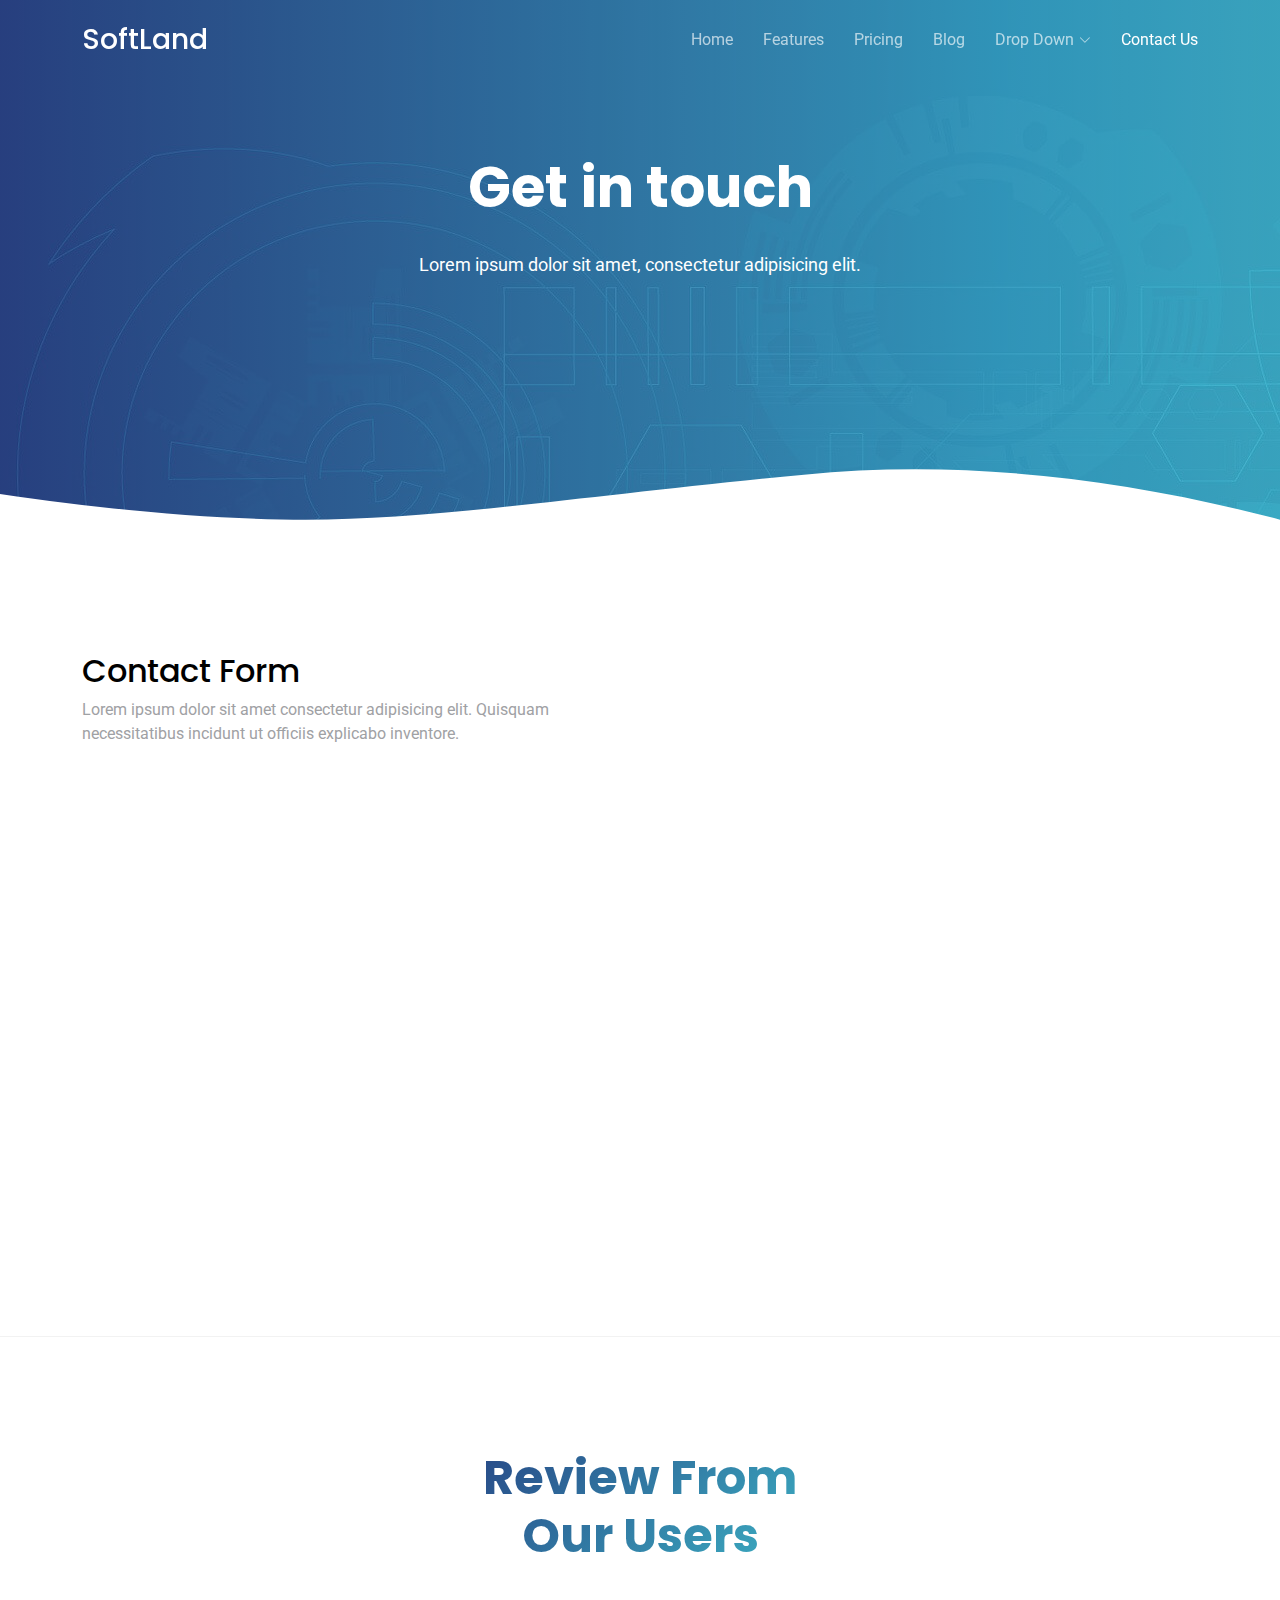
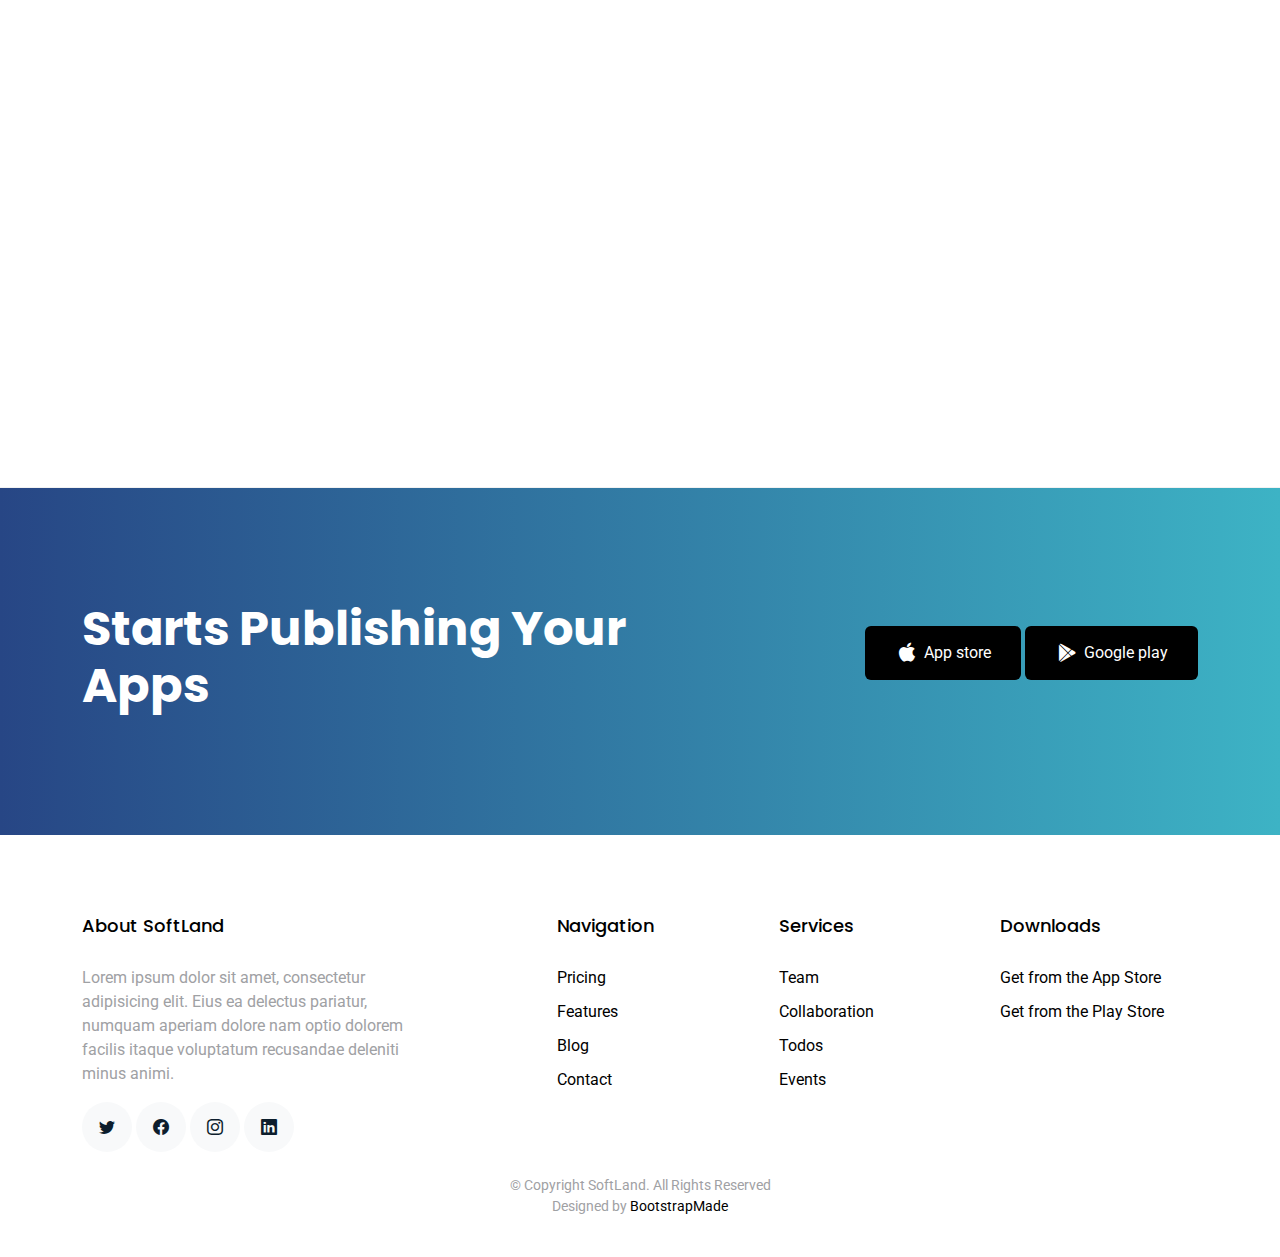
<file: contact.html>
<!DOCTYPE html>
<html lang="en">

<head>
  <meta charset="utf-8">
  <meta content="width=device-width, initial-scale=1.0" name="viewport">

  <title>SoftLand Bootstrap Template - Contact</title>
  <meta content="" name="description">
  <meta content="" name="keywords">

  <!-- Favicons -->
  <link href="assets/img/favicon.png" rel="icon">
  <link href="assets/img/apple-touch-icon.png" rel="apple-touch-icon">

  <!-- Google Fonts -->
  <link href="https://fonts.googleapis.com/css?family=Roboto:300,300i,400,400i,500,500i,600,600i,700,700i|Poppins:300,300i,400,400i,500,500i,600,600i,700,700i" rel="stylesheet">

  <!-- Vendor CSS Files -->
  <link href="assets/vendor/aos/aos.css" rel="stylesheet">
  <link href="assets/vendor/bootstrap/css/bootstrap.min.css" rel="stylesheet">
  <link href="assets/vendor/bootstrap-icons/bootstrap-icons.css" rel="stylesheet">
  <link href="assets/vendor/boxicons/css/boxicons.min.css" rel="stylesheet">
  <link href="assets/vendor/swiper/swiper-bundle.min.css" rel="stylesheet">

  <!-- Template Main CSS File -->
  <link href="assets/css/style.css" rel="stylesheet">

  <!-- =======================================================
  * Template Name: SoftLand
  * Updated: Sep 18 2023 with Bootstrap v5.3.2
  * Template URL: https://bootstrapmade.com/softland-bootstrap-app-landing-page-template/
  * Author: BootstrapMade.com
  * License: https://bootstrapmade.com/license/
  ======================================================== -->
</head>

<body>

  <!-- ======= Header ======= -->
  <header id="header" class="fixed-top d-flex align-items-center">
    <div class="container d-flex justify-content-between align-items-center">

      <div class="logo">
        <h1><a href="index.html">SoftLand</a></h1>
        <!-- Uncomment below if you prefer to use an image logo -->
        <!-- <a href="index.html"><img src="assets/img/logo.png" alt="" class="img-fluid"></a>-->
      </div>

      <nav id="navbar" class="navbar">
        <ul>
          <li><a class="" href="index.html">Home</a></li>
          <li><a href="features.html">Features</a></li>
          <li><a href="pricing.html">Pricing</a></li>
          <li><a href="blog.html">Blog</a></li>
          <li class="dropdown"><a href="#"><span>Drop Down</span> <i class="bi bi-chevron-down"></i></a>
            <ul>
              <li><a href="#">Drop Down 1</a></li>
              <li class="dropdown"><a href="#"><span>Deep Drop Down</span> <i class="bi bi-chevron-right"></i></a>
                <ul>
                  <li><a href="#">Deep Drop Down 1</a></li>
                  <li><a href="#">Deep Drop Down 2</a></li>
                  <li><a href="#">Deep Drop Down 3</a></li>
                  <li><a href="#">Deep Drop Down 4</a></li>
                  <li><a href="#">Deep Drop Down 5</a></li>
                </ul>
              </li>
              <li><a href="#">Drop Down 2</a></li>
              <li><a href="#">Drop Down 3</a></li>
              <li><a href="#">Drop Down 4</a></li>
            </ul>
          </li>
          <li><a class="active" href="contact.html">Contact Us</a></li>
        </ul>
        <i class="bi bi-list mobile-nav-toggle"></i>
      </nav><!-- .navbar -->

    </div>
  </header><!-- End Header -->

  <main id="main">

    <section class="hero-section inner-page">
      <div class="wave">

        <svg width="1920px" height="265px" viewBox="0 0 1920 265" version="1.1" xmlns="http://www.w3.org/2000/svg" xmlns:xlink="http://www.w3.org/1999/xlink">
          <g id="Page-1" stroke="none" stroke-width="1" fill="none" fill-rule="evenodd">
            <g id="Apple-TV" transform="translate(0.000000, -402.000000)" fill="#FFFFFF">
              <path d="M0,439.134243 C175.04074,464.89273 327.944386,477.771974 458.710937,477.771974 C654.860765,477.771974 870.645295,442.632362 1205.9828,410.192501 C1429.54114,388.565926 1667.54687,411.092417 1920,477.771974 L1920,667 L1017.15166,667 L0,667 L0,439.134243 Z" id="Path"></path>
            </g>
          </g>
        </svg>

      </div>

      <div class="container">
        <div class="row align-items-center">
          <div class="col-12">
            <div class="row justify-content-center">
              <div class="col-md-7 text-center hero-text">
                <h1 data-aos="fade-up" data-aos-delay="">Get in touch</h1>
                <p class="mb-5" data-aos="fade-up" data-aos-delay="100">Lorem ipsum dolor sit amet, consectetur adipisicing elit.</p>
              </div>
            </div>
          </div>
        </div>
      </div>

    </section>

    <section class="section">
      <div class="container">
        <div class="row mb-5 align-items-end">
          <div class="col-md-6" data-aos="fade-up">

            <h2>Contact Form</h2>
            <p class="mb-0">Lorem ipsum dolor sit amet consectetur adipisicing elit. Quisquam necessitatibus incidunt ut officiis explicabo inventore.</p>
          </div>

        </div>

        <div class="row">
          <div class="col-md-4 ms-auto order-2" data-aos="fade-up">
            <ul class="list-unstyled">
              <li class="mb-3">
                <strong class="d-block mb-1">Address</strong>
                <span>203 Fake St. Mountain View, San Francisco, California, USA</span>
              </li>
              <li class="mb-3">
                <strong class="d-block mb-1">Phone</strong>
                <span>+1 232 3235 324</span>
              </li>
              <li class="mb-3">
                <strong class="d-block mb-1">Email</strong>
                <span>youremail@domain.com</span>
              </li>
            </ul>
          </div>

          <div class="col-md-6 mb-5 mb-md-0" data-aos="fade-up">
            <form action="forms/contact.php" method="post" role="form" class="php-email-form">

              <div class="row">
                <div class="col-md-6 form-group">
                  <label for="name">Name</label>
                  <input type="text" name="name" class="form-control" id="name" required>
                </div>
                <div class="col-md-6 form-group mt-3 mt-md-0">
                  <label for="name">Email</label>
                  <input type="email" class="form-control" name="email" id="email" required>
                </div>
                <div class="col-md-12 form-group mt-3">
                  <label for="name">Subject</label>
                  <input type="text" class="form-control" name="subject" id="subject" required>
                </div>
                <div class="col-md-12 form-group mt-3">
                  <label for="name">Message</label>
                  <textarea class="form-control" name="message" required></textarea>
                </div>

                <div class="col-md-12 mb-3">
                  <div class="loading">Loading</div>
                  <div class="error-message"></div>
                  <div class="sent-message">Your message has been sent. Thank you!</div>
                </div>

                <div class="col-md-6 form-group">
                  <input type="submit" class="btn btn-primary d-block w-100" value="Send Message">
                </div>
              </div>

            </form>
          </div>

        </div>
      </div>
    </section>

    <!-- ======= Testimonials Section ======= -->
    <section class="section border-top border-bottom">
      <div class="container">
        <div class="row justify-content-center text-center mb-5">
          <div class="col-md-4">
            <h2 class="section-heading">Review From Our Users</h2>
          </div>
        </div>
        <div class="row justify-content-center text-center">
          <div class="col-md-7">

            <div class="testimonials-slider swiper" data-aos="fade-up" data-aos-delay="100">
              <div class="swiper-wrapper">

                <div class="swiper-slide">
                  <div class="review text-center">
                    <p class="stars">
                      <span class="bi bi-star-fill"></span>
                      <span class="bi bi-star-fill"></span>
                      <span class="bi bi-star-fill"></span>
                      <span class="bi bi-star-fill"></span>
                      <span class="bi bi-star-fill muted"></span>
                    </p>
                    <h3>Excellent App!</h3>
                    <blockquote>
                      <p>Lorem ipsum dolor sit amet, consectetur adipisicing elit. Eius ea delectus pariatur, numquam
                        aperiam dolore nam optio dolorem facilis itaque voluptatum recusandae deleniti minus animi,
                        provident voluptates consectetur maiores quos.</p>
                    </blockquote>

                    <p class="review-user">
                      <img src="assets/img/person_1.jpg" alt="Image" class="img-fluid rounded-circle mb-3">
                      <span class="d-block">
                        <span class="text-black">Jean Doe</span>, &mdash; App User
                      </span>
                    </p>

                  </div>
                </div><!-- End testimonial item -->

                <div class="swiper-slide">
                  <div class="review text-center">
                    <p class="stars">
                      <span class="bi bi-star-fill"></span>
                      <span class="bi bi-star-fill"></span>
                      <span class="bi bi-star-fill"></span>
                      <span class="bi bi-star-fill"></span>
                      <span class="bi bi-star-fill muted"></span>
                    </p>
                    <h3>This App is easy to use!</h3>
                    <blockquote>
                      <p>Lorem ipsum dolor sit amet, consectetur adipisicing elit. Eius ea delectus pariatur, numquam
                        aperiam dolore nam optio dolorem facilis itaque voluptatum recusandae deleniti minus animi,
                        provident voluptates consectetur maiores quos.</p>
                    </blockquote>

                    <p class="review-user">
                      <img src="assets/img/person_2.jpg" alt="Image" class="img-fluid rounded-circle mb-3">
                      <span class="d-block">
                        <span class="text-black">Johan Smith</span>, &mdash; App User
                      </span>
                    </p>

                  </div>
                </div><!-- End testimonial item -->

                <div class="swiper-slide">
                  <div class="review text-center">
                    <p class="stars">
                      <span class="bi bi-star-fill"></span>
                      <span class="bi bi-star-fill"></span>
                      <span class="bi bi-star-fill"></span>
                      <span class="bi bi-star-fill"></span>
                      <span class="bi bi-star-fill muted"></span>
                    </p>
                    <h3>Awesome functionality!</h3>
                    <blockquote>
                      <p>Lorem ipsum dolor sit amet, consectetur adipisicing elit. Eius ea delectus pariatur, numquam
                        aperiam dolore nam optio dolorem facilis itaque voluptatum recusandae deleniti minus animi,
                        provident voluptates consectetur maiores quos.</p>
                    </blockquote>

                    <p class="review-user">
                      <img src="assets/img/person_3.jpg" alt="Image" class="img-fluid rounded-circle mb-3">
                      <span class="d-block">
                        <span class="text-black">Jean Thunberg</span>, &mdash; App User
                      </span>
                    </p>

                  </div>
                </div><!-- End testimonial item -->

              </div>
              <div class="swiper-pagination"></div>
            </div>
          </div>
        </div>
      </div>
    </section><!-- End Testimonials Section -->

    <!-- ======= CTA Section ======= -->
    <section class="section cta-section">
      <div class="container">
        <div class="row align-items-center">
          <div class="col-md-6 me-auto text-center text-md-start mb-5 mb-md-0">
            <h2>Starts Publishing Your Apps</h2>
          </div>
          <div class="col-md-5 text-center text-md-end">
            <p><a href="#" class="btn d-inline-flex align-items-center"><i class="bx bxl-apple"></i><span>App store</span></a> <a href="#" class="btn d-inline-flex align-items-center"><i class="bx bxl-play-store"></i><span>Google play</span></a></p>
          </div>
        </div>
      </div>
    </section><!-- End CTA Section -->

  </main><!-- End #main -->

  <!-- ======= Footer ======= -->
  <footer class="footer" role="contentinfo">
    <div class="container">
      <div class="row">
        <div class="col-md-4 mb-4 mb-md-0">
          <h3>About SoftLand</h3>
          <p>Lorem ipsum dolor sit amet, consectetur adipisicing elit. Eius ea delectus pariatur, numquam aperiam
            dolore nam optio dolorem facilis itaque voluptatum recusandae deleniti minus animi.</p>
          <p class="social">
            <a href="#"><span class="bi bi-twitter"></span></a>
            <a href="#"><span class="bi bi-facebook"></span></a>
            <a href="#"><span class="bi bi-instagram"></span></a>
            <a href="#"><span class="bi bi-linkedin"></span></a>
          </p>
        </div>
        <div class="col-md-7 ms-auto">
          <div class="row site-section pt-0">
            <div class="col-md-4 mb-4 mb-md-0">
              <h3>Navigation</h3>
              <ul class="list-unstyled">
                <li><a href="#">Pricing</a></li>
                <li><a href="#">Features</a></li>
                <li><a href="#">Blog</a></li>
                <li><a href="#">Contact</a></li>
              </ul>
            </div>
            <div class="col-md-4 mb-4 mb-md-0">
              <h3>Services</h3>
              <ul class="list-unstyled">
                <li><a href="#">Team</a></li>
                <li><a href="#">Collaboration</a></li>
                <li><a href="#">Todos</a></li>
                <li><a href="#">Events</a></li>
              </ul>
            </div>
            <div class="col-md-4 mb-4 mb-md-0">
              <h3>Downloads</h3>
              <ul class="list-unstyled">
                <li><a href="#">Get from the App Store</a></li>
                <li><a href="#">Get from the Play Store</a></li>
              </ul>
            </div>
          </div>
        </div>
      </div>

      <div class="row justify-content-center text-center">
        <div class="col-md-7">
          <p class="copyright">&copy; Copyright SoftLand. All Rights Reserved</p>
          <div class="credits">
            <!--
            All the links in the footer should remain intact.
            You can delete the links only if you purchased the pro version.
            Licensing information: https://bootstrapmade.com/license/
            Purchase the pro version with working PHP/AJAX contact form: https://bootstrapmade.com/buy/?theme=SoftLand
          -->
            Designed by <a href="https://bootstrapmade.com/">BootstrapMade</a>
          </div>
        </div>
      </div>

    </div>
  </footer>

  <a href="#" class="back-to-top d-flex align-items-center justify-content-center"><i class="bi bi-arrow-up-short"></i></a>

  <!-- Vendor JS Files -->
  <script src="assets/vendor/aos/aos.js"></script>
  <script src="assets/vendor/bootstrap/js/bootstrap.bundle.min.js"></script>
  <script src="assets/vendor/swiper/swiper-bundle.min.js"></script>
  <script src="assets/vendor/php-email-form/validate.js"></script>

  <!-- Template Main JS File -->
  <script src="assets/js/main.js"></script>

</body>

</html>
</file>
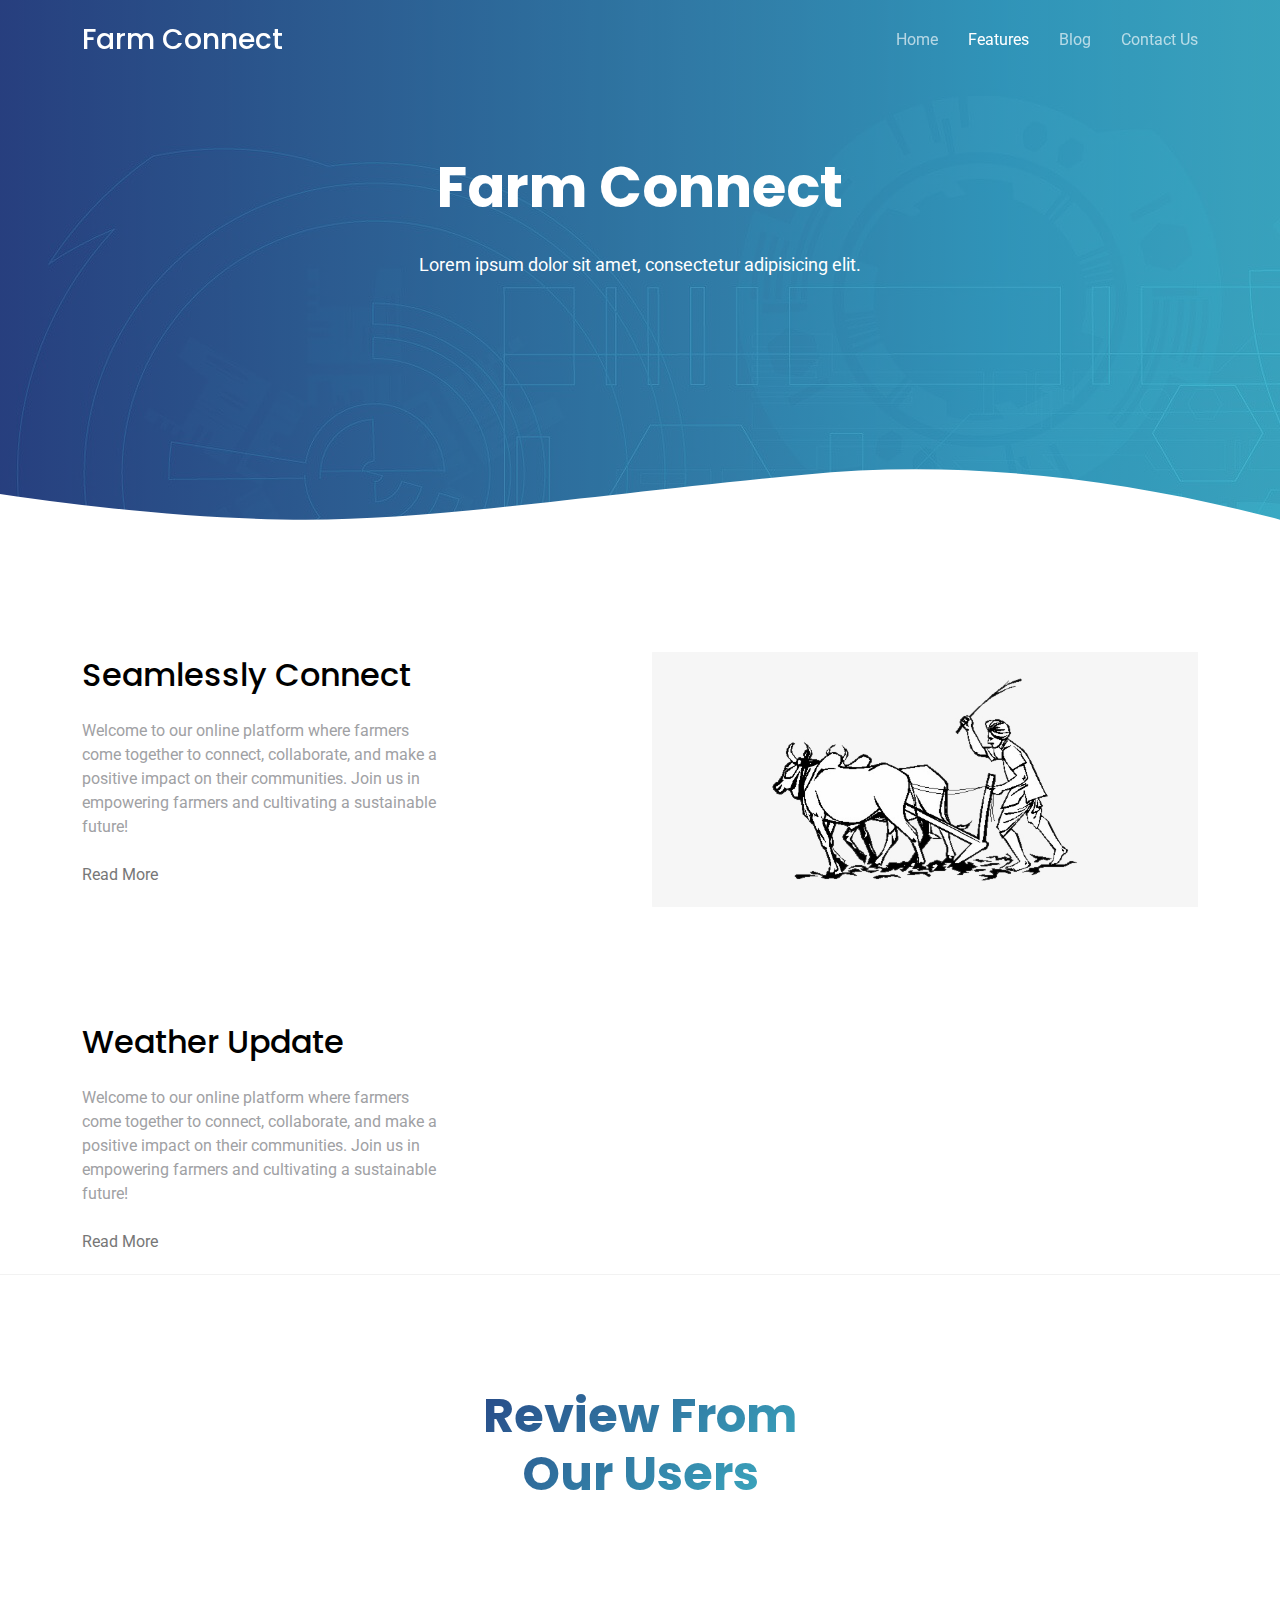
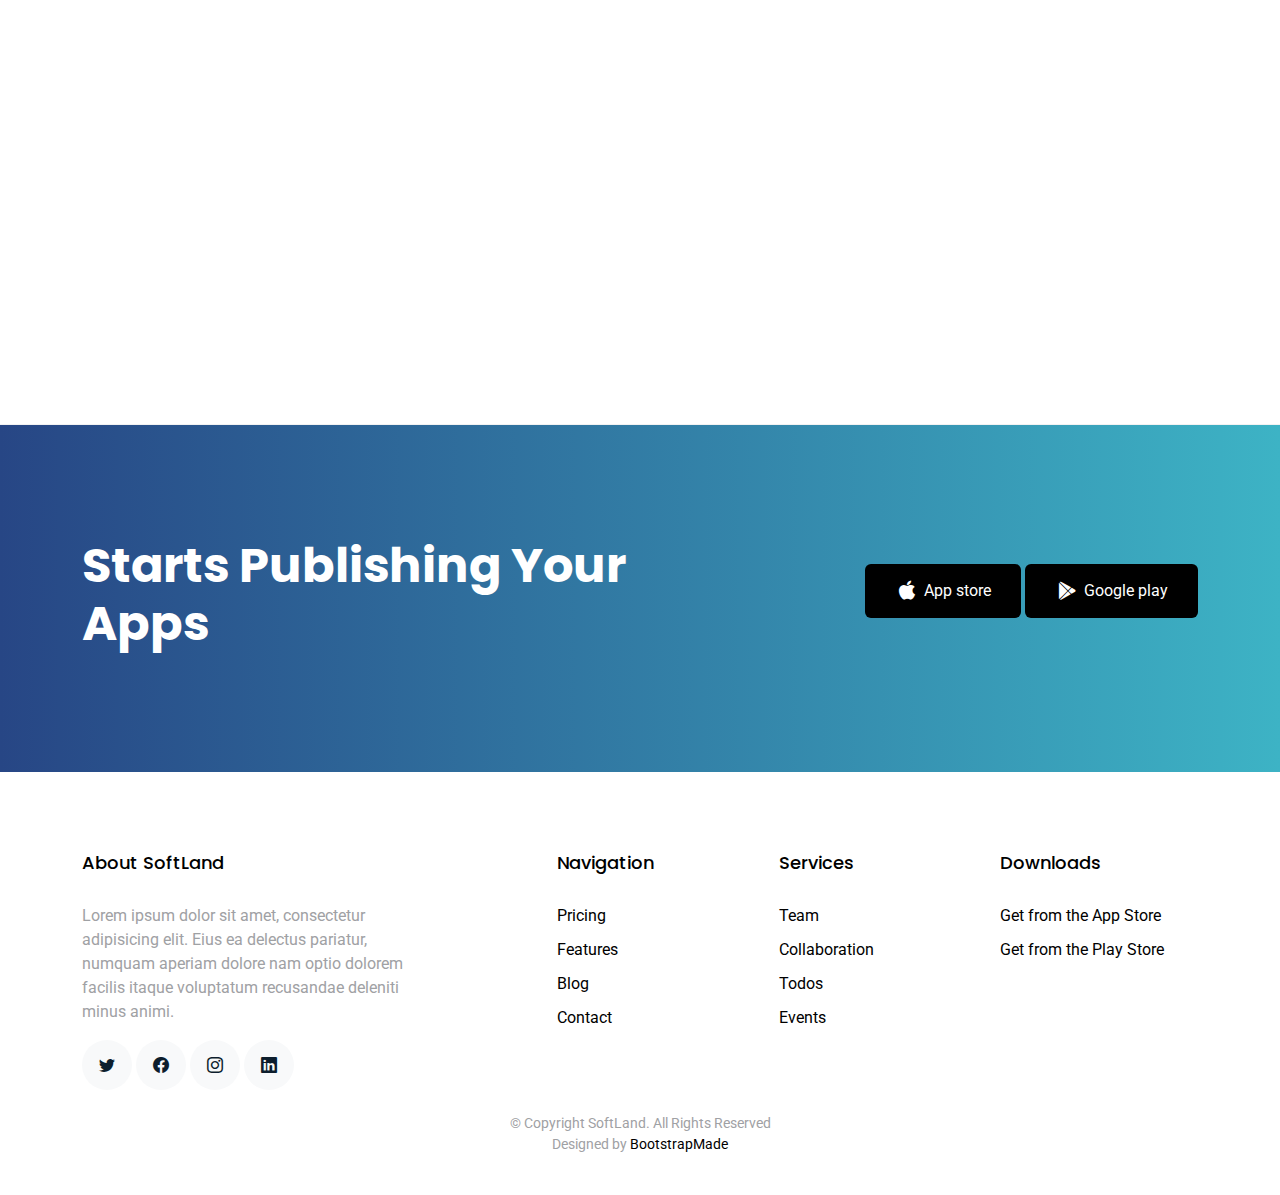
<file: features.html>
<!DOCTYPE html>
<html lang="en">

<head>
  <meta charset="utf-8">
  <meta content="width=device-width, initial-scale=1.0" name="viewport">

  <title>Farm Connect</title>
  <meta content="" name="description">
  <meta content="" name="keywords">

  <!-- Favicons -->
  <link href="assets/img/favicon.png" rel="icon">
  <link href="assets/img/apple-touch-icon.png" rel="apple-touch-icon">

  <!-- Google Fonts -->
  <link href="https://fonts.googleapis.com/css?family=Roboto:300,300i,400,400i,500,500i,600,600i,700,700i|Poppins:300,300i,400,400i,500,500i,600,600i,700,700i" rel="stylesheet">

  <!-- Vendor CSS Files -->
  <link href="assets/vendor/aos/aos.css" rel="stylesheet">
  <link href="assets/vendor/bootstrap/css/bootstrap.min.css" rel="stylesheet">
  <link href="assets/vendor/bootstrap-icons/bootstrap-icons.css" rel="stylesheet">
  <link href="assets/vendor/boxicons/css/boxicons.min.css" rel="stylesheet">
  <link href="assets/vendor/swiper/swiper-bundle.min.css" rel="stylesheet">

  <!-- Template Main CSS File -->
  <link href="assets/css/style.css" rel="stylesheet">

  <!-- =======================================================
  * Template Name: SoftLand
  * Updated: Sep 18 2023 with Bootstrap v5.3.2
  * Template URL: https://bootstrapmade.com/softland-bootstrap-app-landing-page-template/
  * Author: BootstrapMade.com
  * License: https://bootstrapmade.com/license/
  ======================================================== -->
</head>

<body>

  <!-- ======= Header ======= -->
  <header id="header" class="fixed-top d-flex align-items-center">
    <div class="container d-flex justify-content-between align-items-center">

      <div class="logo">
        <h1><a href="index.html">Farm Connect</a></h1>
        <!-- Uncomment below if you prefer to use an image logo -->
        <!-- <a href="index.html"><img src="assets/img/logo.png" alt="" class="img-fluid"></a>-->
      </div>

      <nav id="navbar" class="navbar">
        <ul>
          <li><a class="" href="index.html">Home</a></li>
          <li><a class="active" href="features.html">Features</a></li>
          <!-- <li><a href="pricing.html">Pricing</a></li> -->
          <li><a href="blog.html">Blog</a></li>
          
          <li><a href="contact.html">Contact Us</a></li>
        </ul>
        <i class="bi bi-list mobile-nav-toggle"></i>
      </nav><!-- .navbar -->

    </div>
  </header><!-- End Header -->

  <main id="main">

    <!-- ======= Features Section ======= -->

    <section class="hero-section inner-page">
      <div class="wave">

        <svg width="1920px" height="265px" viewBox="0 0 1920 265" version="1.1" xmlns="http://www.w3.org/2000/svg" xmlns:xlink="http://www.w3.org/1999/xlink">
          <g id="Page-1" stroke="none" stroke-width="1" fill="none" fill-rule="evenodd">
            <g id="Apple-TV" transform="translate(0.000000, -402.000000)" fill="#FFFFFF">
              <path d="M0,439.134243 C175.04074,464.89273 327.944386,477.771974 458.710937,477.771974 C654.860765,477.771974 870.645295,442.632362 1205.9828,410.192501 C1429.54114,388.565926 1667.54687,411.092417 1920,477.771974 L1920,667 L1017.15166,667 L0,667 L0,439.134243 Z" id="Path"></path>
            </g>
          </g>
        </svg>

      </div>

      <div class="container">
        <div class="row align-items-center">
          <div class="col-12">
            <div class="row justify-content-center">
              <div class="col-md-7 text-center hero-text">
                <h1 data-aos="fade-up" data-aos-delay="">Farm Connect</h1>
                <p class="mb-5" data-aos="fade-up" data-aos-delay="100">Lorem ipsum dolor sit amet, consectetur adipisicing elit.</p>
              </div>
            </div>
          </div>
        </div>
      </div>

    </section>

    <section class="section pb-0">
      <div class="container">
        <div class="row align-items-center">
          <div class="col-md-4 me-auto">
            <h2 class="mb-4">Seamlessly Connect</h2>
            <p class="mb-4">Welcome to our online platform where farmers come together to connect, collaborate, and make a positive impact on their communities. Join us in empowering farmers and cultivating a sustainable future!</p>
            <p><a href="#">Read More</a></p>
          </div>
          <div class="col-md-6" data-aos="fade-left">
            <img src="assets/img/farmer.png" alt="Image" class="img-fluid">
          </div>
        </div>
      </div>
    </section>
    <section class="section pb-0">
      <div class="container">
        <div class="row align-items-center">
          <div class="col-md-4 me-auto">
            <h2 class="mb-4">Weather Update</h2>
            <p class="mb-4">Welcome to our online platform where farmers come together to connect, collaborate, and make a positive impact on their communities. Join us in empowering farmers and cultivating a sustainable future!</p>
            <p><a href="#">Read More</a></p>
          </div>
          <div class="col-md-6" data-aos="fade-left">
            <img src="assets/img/farmer.png" alt="Image" class="img-fluid">
          </div>
        </div>
      </div>
    </section>




<!-- 
    <section class="section">
      <div class="container">
        <div class="row align-items-center">
          <div class="col-md-4 ms-auto order-2">
            <h2 class="mb-4">Powerful App Design </h2>
            <p class="mb-4">Lorem ipsum dolor sit amet, consectetur adipisicing elit. Tenetur at reprehenderit optio, laudantium eius quod, eum maxime molestiae porro omnis. Dolores aspernatur delectus impedit incidunt dolore mollitia esse natus beatae.</p>
            <p><a href="#">Read More</a></p>
          </div>
          <div class="col-md-6" data-aos="fade-right">
            <img src="assets/img/undraw_svg_4.svg" alt="Image" class="img-fluid">
          </div>
        </div>
      </div>
    </section> -->

    <!-- ======= Testimonials Section ======= -->
    <section class="section border-top border-bottom">
      <div class="container">
        <div class="row justify-content-center text-center mb-5">
          <div class="col-md-4">
            <h2 class="section-heading">Review From Our Users</h2>
          </div>
        </div>
        <div class="row justify-content-center text-center">
          <div class="col-md-7">

            <div class="testimonials-slider swiper" data-aos="fade-up" data-aos-delay="100">
              <div class="swiper-wrapper">

                <div class="swiper-slide">
                  <div class="review text-center">
                    <p class="stars">
                      <span class="bi bi-star-fill"></span>
                      <span class="bi bi-star-fill"></span>
                      <span class="bi bi-star-fill"></span>
                      <span class="bi bi-star-fill"></span>
                      <span class="bi bi-star-fill muted"></span>
                    </p>
                    <h3>Excellent App!</h3>
                    <blockquote>
                      <p>Lorem ipsum dolor sit amet, consectetur adipisicing elit. Eius ea delectus pariatur, numquam
                        aperiam dolore nam optio dolorem facilis itaque voluptatum recusandae deleniti minus animi,
                        provident voluptates consectetur maiores quos.</p>
                    </blockquote>

                    <p class="review-user">
                      <img src="assets/img/person_1.jpg" alt="Image" class="img-fluid rounded-circle mb-3">
                      <span class="d-block">
                        <span class="text-black">Jean Doe</span>, &mdash; App User
                      </span>
                    </p>

                  </div>
                </div><!-- End testimonial item -->

                <div class="swiper-slide">
                  <div class="review text-center">
                    <p class="stars">
                      <span class="bi bi-star-fill"></span>
                      <span class="bi bi-star-fill"></span>
                      <span class="bi bi-star-fill"></span>
                      <span class="bi bi-star-fill"></span>
                      <span class="bi bi-star-fill muted"></span>
                    </p>
                    <h3>This App is easy to use!</h3>
                    <blockquote>
                      <p>Lorem ipsum dolor sit amet, consectetur adipisicing elit. Eius ea delectus pariatur, numquam
                        aperiam dolore nam optio dolorem facilis itaque voluptatum recusandae deleniti minus animi,
                        provident voluptates consectetur maiores quos.</p>
                    </blockquote>

                    <p class="review-user">
                      <img src="assets/img/person_2.jpg" alt="Image" class="img-fluid rounded-circle mb-3">
                      <span class="d-block">
                        <span class="text-black">Johan Smith</span>, &mdash; App User
                      </span>
                    </p>

                  </div>
                </div><!-- End testimonial item -->

                <div class="swiper-slide">
                  <div class="review text-center">
                    <p class="stars">
                      <span class="bi bi-star-fill"></span>
                      <span class="bi bi-star-fill"></span>
                      <span class="bi bi-star-fill"></span>
                      <span class="bi bi-star-fill"></span>
                      <span class="bi bi-star-fill muted"></span>
                    </p>
                    <h3>Awesome functionality!</h3>
                    <blockquote>
                      <p>Lorem ipsum dolor sit amet, consectetur adipisicing elit. Eius ea delectus pariatur, numquam
                        aperiam dolore nam optio dolorem facilis itaque voluptatum recusandae deleniti minus animi,
                        provident voluptates consectetur maiores quos.</p>
                    </blockquote>

                    <p class="review-user">
                      <img src="assets/img/person_3.jpg" alt="Image" class="img-fluid rounded-circle mb-3">
                      <span class="d-block">
                        <span class="text-black">Jean Thunberg</span>, &mdash; App User
                      </span>
                    </p>

                  </div>
                </div><!-- End testimonial item -->

              </div>
              <div class="swiper-pagination"></div>
            </div>
          </div>
        </div>
      </div>
    </section><!-- End Testimonials Section -->

    <!-- ======= CTA Section ======= -->
    <section class="section cta-section">
      <div class="container">
        <div class="row align-items-center">
          <div class="col-md-6 me-auto text-center text-md-start mb-5 mb-md-0">
            <h2>Starts Publishing Your Apps</h2>
          </div>
          <div class="col-md-5 text-center text-md-end">
            <p><a href="#" class="btn d-inline-flex align-items-center"><i class="bx bxl-apple"></i><span>App store</span></a> <a href="#" class="btn d-inline-flex align-items-center"><i class="bx bxl-play-store"></i><span>Google play</span></a></p>
          </div>
        </div>
      </div>
    </section><!-- End CTA Section -->

  </main><!-- End #main -->

  <!-- ======= Footer ======= -->
  <footer class="footer" role="contentinfo">
    <div class="container">
      <div class="row">
        <div class="col-md-4 mb-4 mb-md-0">
          <h3>About SoftLand</h3>
          <p>Lorem ipsum dolor sit amet, consectetur adipisicing elit. Eius ea delectus pariatur, numquam aperiam
            dolore nam optio dolorem facilis itaque voluptatum recusandae deleniti minus animi.</p>
          <p class="social">
            <a href="#"><span class="bi bi-twitter"></span></a>
            <a href="#"><span class="bi bi-facebook"></span></a>
            <a href="#"><span class="bi bi-instagram"></span></a>
            <a href="#"><span class="bi bi-linkedin"></span></a>
          </p>
        </div>
        <div class="col-md-7 ms-auto">
          <div class="row site-section pt-0">
            <div class="col-md-4 mb-4 mb-md-0">
              <h3>Navigation</h3>
              <ul class="list-unstyled">
                <li><a href="#">Pricing</a></li>
                <li><a href="#">Features</a></li>
                <li><a href="#">Blog</a></li>
                <li><a href="#">Contact</a></li>
              </ul>
            </div>
            <div class="col-md-4 mb-4 mb-md-0">
              <h3>Services</h3>
              <ul class="list-unstyled">
                <li><a href="#">Team</a></li>
                <li><a href="#">Collaboration</a></li>
                <li><a href="#">Todos</a></li>
                <li><a href="#">Events</a></li>
              </ul>
            </div>
            <div class="col-md-4 mb-4 mb-md-0">
              <h3>Downloads</h3>
              <ul class="list-unstyled">
                <li><a href="#">Get from the App Store</a></li>
                <li><a href="#">Get from the Play Store</a></li>
              </ul>
            </div>
          </div>
        </div>
      </div>

      <div class="row justify-content-center text-center">
        <div class="col-md-7">
          <p class="copyright">&copy; Copyright SoftLand. All Rights Reserved</p>
          <div class="credits">
            <!--
            All the links in the footer should remain intact.
            You can delete the links only if you purchased the pro version.
            Licensing information: https://bootstrapmade.com/license/
            Purchase the pro version with working PHP/AJAX contact form: https://bootstrapmade.com/buy/?theme=SoftLand
          -->
            Designed by <a href="https://bootstrapmade.com/">BootstrapMade</a>
          </div>
        </div>
      </div>

    </div>
  </footer>

  <a href="#" class="back-to-top d-flex align-items-center justify-content-center"><i class="bi bi-arrow-up-short"></i></a>

  <!-- Vendor JS Files -->
  <script src="assets/vendor/aos/aos.js"></script>
  <script src="assets/vendor/bootstrap/js/bootstrap.bundle.min.js"></script>
  <script src="assets/vendor/swiper/swiper-bundle.min.js"></script>
  <script src="assets/vendor/php-email-form/validate.js"></script>

  <!-- Template Main JS File -->
  <script src="assets/js/main.js"></script>

</body>

</html>
</file>
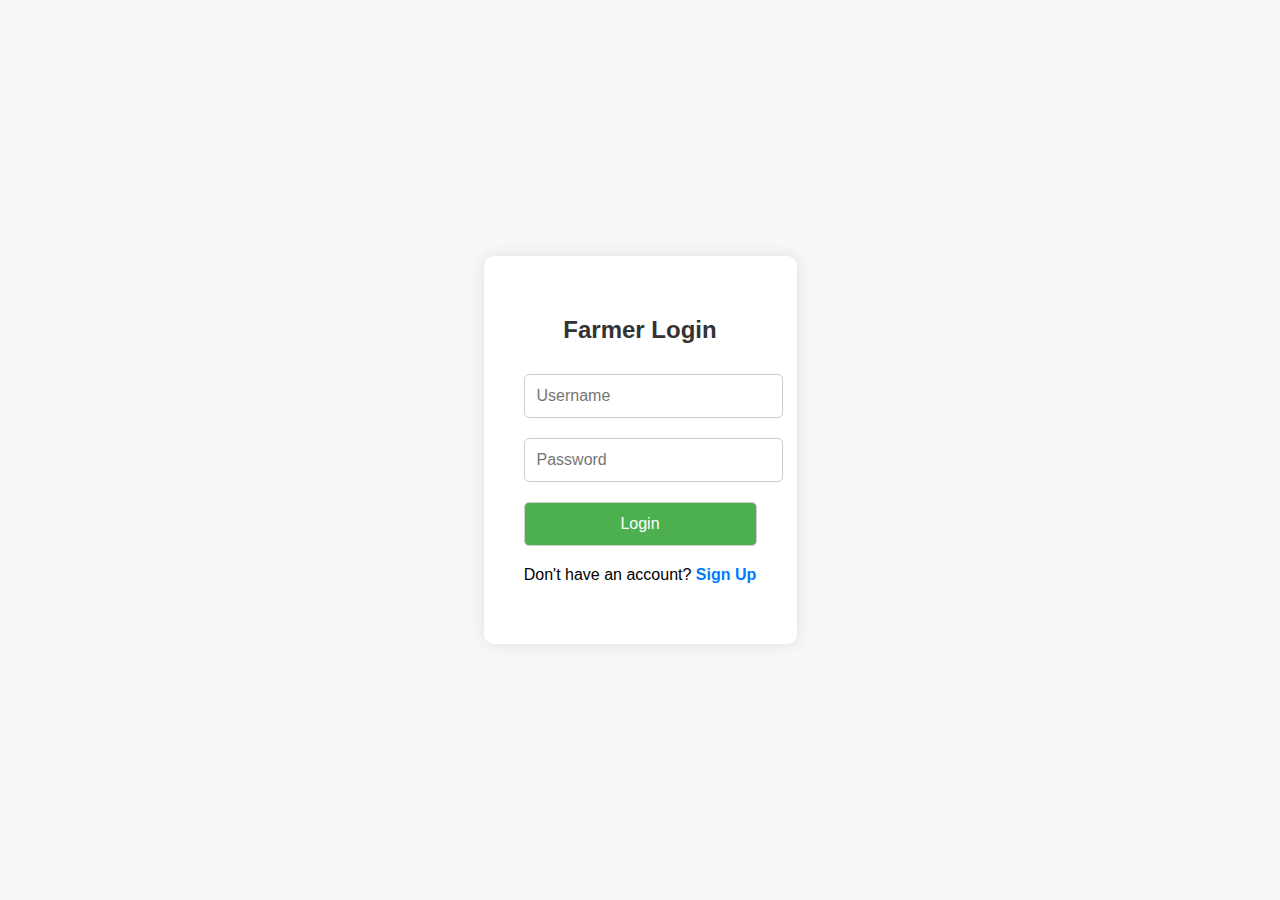
<file: login.html>
<!DOCTYPE html>
<html lang="en">

<head>
    <meta charset="UTF-8">
    <meta name="viewport" content="width=device-width, initial-scale=1.0">
    <title>Login Form</title>
    <style>
        body {
            font-family: 'Segoe UI', Tahoma, Geneva, Verdana, sans-serif;
            background-color: #f7f7f7;
            display: flex;
            justify-content: center;
            align-items: center;
            height: 100vh;
            margin: 0;
        }

        .login-container {
            background-color: #ffffff;
            padding: 40px;
            border-radius: 10px;
            box-shadow: 0px 0px 15px 0px rgba(0, 0, 0, 0.1);
            text-align: center;
        }

        .login-container h2 {
            margin-bottom: 30px;
            color: #333;
        }

        .form-group {
            margin-bottom: 20px;
        }

        .form-group input {
            width: 100%;
            padding: 12px;
            font-size: 16px;
            border: 1px solid #ccc;
            border-radius: 5px;
        }

        .form-group input[type="submit"] {
            background-color: #4caf50;
            color: white;
            cursor: pointer;
            transition: background-color 0.3s ease;
        }

        .form-group input[type="submit"]:hover {
            background-color: #45a049;
        }

        .form-group a {
            color: #007bff;
            text-decoration: none;
            font-weight: bold;
        }

        .form-group a:hover {
            text-decoration: underline;
        }
    </style>
</head>

<body>
    <div class="login-container">
        <h2>Farmer Login</h2>
        <form action="process-login.php" method="post">
            <div class="form-group">
                <input type="text" id="username" name="username" placeholder="Username" required>
            </div>
            <div class="form-group">
                <input type="password" id="password" name="password" placeholder="Password" required>
            </div>
            <div class="form-group">
                <input type="submit" value="Login">
            </div>
            <div class="form-group">
                <span>Don't have an account? <a href="signup.html">Sign Up</a></span>
            </div>
        </form>
    </div>
</body>

</html>
</file>
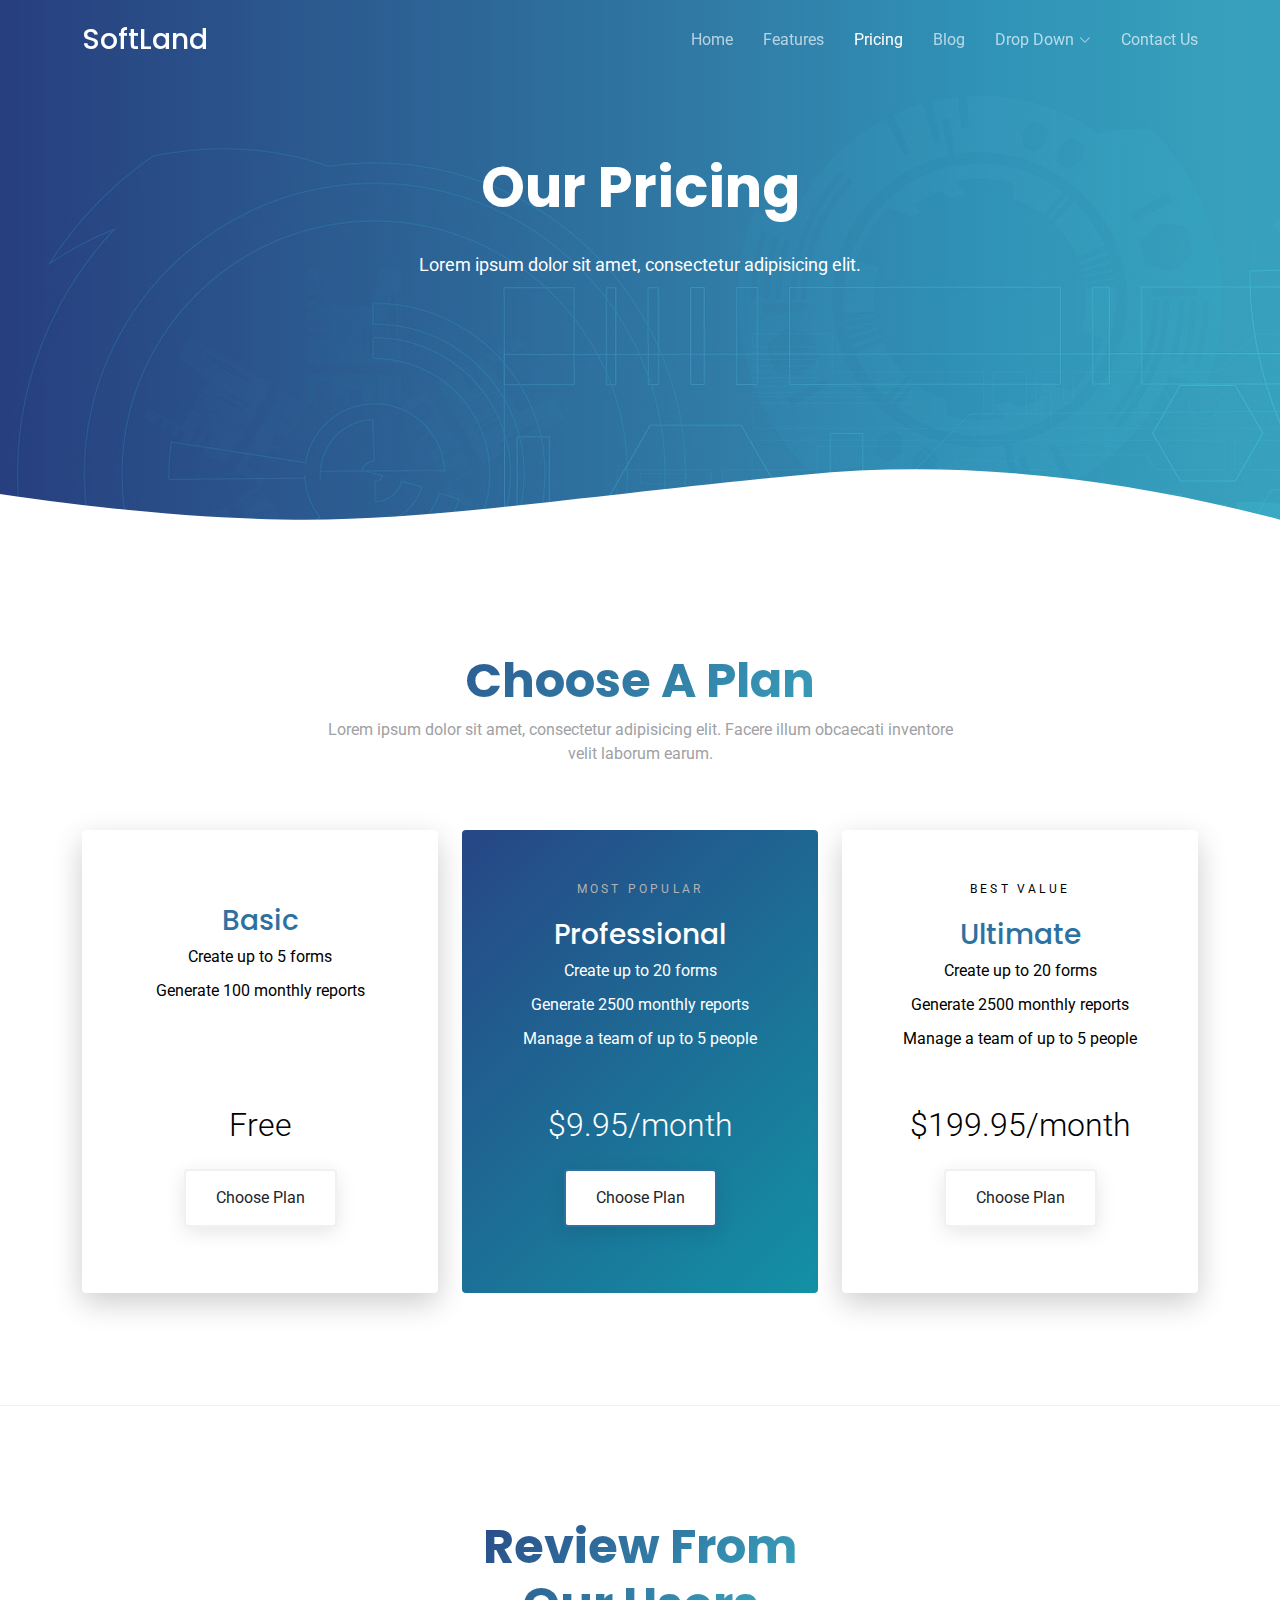
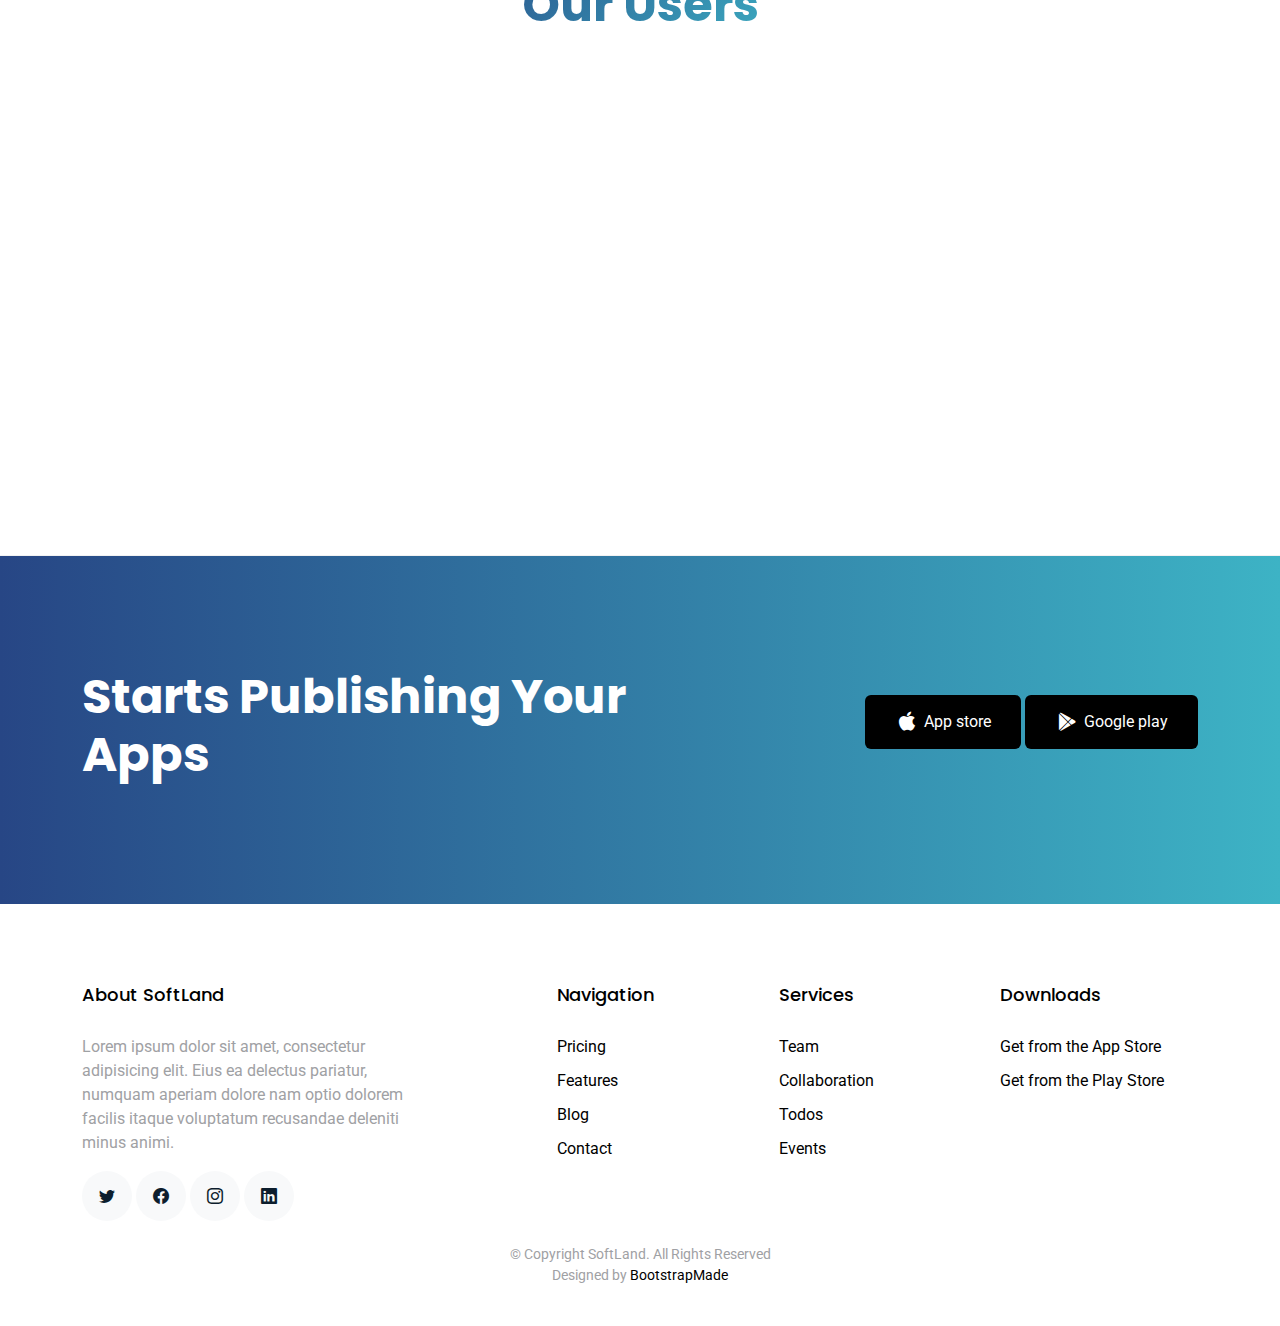
<file: pricing.html>
<!DOCTYPE html>
<html lang="en">

<head>
  <meta charset="utf-8">
  <meta content="width=device-width, initial-scale=1.0" name="viewport">

  <title>SoftLand Bootstrap Template - Pricing</title>
  <meta content="" name="description">
  <meta content="" name="keywords">

  <!-- Favicons -->
  <link href="assets/img/favicon.png" rel="icon">
  <link href="assets/img/apple-touch-icon.png" rel="apple-touch-icon">

  <!-- Google Fonts -->
  <link href="https://fonts.googleapis.com/css?family=Roboto:300,300i,400,400i,500,500i,600,600i,700,700i|Poppins:300,300i,400,400i,500,500i,600,600i,700,700i" rel="stylesheet">

  <!-- Vendor CSS Files -->
  <link href="assets/vendor/aos/aos.css" rel="stylesheet">
  <link href="assets/vendor/bootstrap/css/bootstrap.min.css" rel="stylesheet">
  <link href="assets/vendor/bootstrap-icons/bootstrap-icons.css" rel="stylesheet">
  <link href="assets/vendor/boxicons/css/boxicons.min.css" rel="stylesheet">
  <link href="assets/vendor/swiper/swiper-bundle.min.css" rel="stylesheet">

  <!-- Template Main CSS File -->
  <link href="assets/css/style.css" rel="stylesheet">

  <!-- =======================================================
  * Template Name: SoftLand
  * Updated: Sep 18 2023 with Bootstrap v5.3.2
  * Template URL: https://bootstrapmade.com/softland-bootstrap-app-landing-page-template/
  * Author: BootstrapMade.com
  * License: https://bootstrapmade.com/license/
  ======================================================== -->
</head>

<body>

  <!-- ======= Header ======= -->
  <header id="header" class="fixed-top d-flex align-items-center">
    <div class="container d-flex justify-content-between align-items-center">

      <div class="logo">
        <h1><a href="index.html">SoftLand</a></h1>
        <!-- Uncomment below if you prefer to use an image logo -->
        <!-- <a href="index.html"><img src="assets/img/logo.png" alt="" class="img-fluid"></a>-->
      </div>

      <nav id="navbar" class="navbar">
        <ul>
          <li><a class="" href="index.html">Home</a></li>
          <li><a href="features.html">Features</a></li>
          <li><a class="active" href="pricing.html">Pricing</a></li>
          <li><a href="blog.html">Blog</a></li>
          <li class="dropdown"><a href="#"><span>Drop Down</span> <i class="bi bi-chevron-down"></i></a>
            <ul>
              <li><a href="#">Drop Down 1</a></li>
              <li class="dropdown"><a href="#"><span>Deep Drop Down</span> <i class="bi bi-chevron-right"></i></a>
                <ul>
                  <li><a href="#">Deep Drop Down 1</a></li>
                  <li><a href="#">Deep Drop Down 2</a></li>
                  <li><a href="#">Deep Drop Down 3</a></li>
                  <li><a href="#">Deep Drop Down 4</a></li>
                  <li><a href="#">Deep Drop Down 5</a></li>
                </ul>
              </li>
              <li><a href="#">Drop Down 2</a></li>
              <li><a href="#">Drop Down 3</a></li>
              <li><a href="#">Drop Down 4</a></li>
            </ul>
          </li>
          <li><a href="contact.html">Contact Us</a></li>
        </ul>
        <i class="bi bi-list mobile-nav-toggle"></i>
      </nav><!-- .navbar -->

    </div>
  </header><!-- End Header -->

  <main id="main">

    <!-- ======= FeatPricingures Section ======= -->
    <div class="hero-section inner-page">
      <div class="wave">

        <svg width="1920px" height="265px" viewBox="0 0 1920 265" version="1.1" xmlns="http://www.w3.org/2000/svg" xmlns:xlink="http://www.w3.org/1999/xlink">
          <g id="Page-1" stroke="none" stroke-width="1" fill="none" fill-rule="evenodd">
            <g id="Apple-TV" transform="translate(0.000000, -402.000000)" fill="#FFFFFF">
              <path d="M0,439.134243 C175.04074,464.89273 327.944386,477.771974 458.710937,477.771974 C654.860765,477.771974 870.645295,442.632362 1205.9828,410.192501 C1429.54114,388.565926 1667.54687,411.092417 1920,477.771974 L1920,667 L1017.15166,667 L0,667 L0,439.134243 Z" id="Path"></path>
            </g>
          </g>
        </svg>

      </div>

      <div class="container">
        <div class="row align-items-center">
          <div class="col-12">
            <div class="row justify-content-center">
              <div class="col-md-7 text-center hero-text">
                <h1 data-aos="fade-up" data-aos-delay="">Our Pricing</h1>
                <p class="mb-5" data-aos="fade-up" data-aos-delay="100">Lorem ipsum dolor sit amet, consectetur adipisicing elit.</p>
              </div>
            </div>
          </div>
        </div>
      </div>

    </div>

    <section class="section">
      <div class="container">

        <div class="row justify-content-center text-center">
          <div class="col-md-7 mb-5">
            <h2 class="section-heading">Choose A Plan</h2>
            <p>Lorem ipsum dolor sit amet, consectetur adipisicing elit. Facere illum obcaecati inventore velit laborum earum.</p>
          </div>
        </div>
        <div class="row align-items-stretch">

          <div class="col-lg-4 mb-4 mb-lg-0">
            <div class="pricing h-100 text-center">
              <span>&nbsp;</span>
              <h3>Basic</h3>
              <ul class="list-unstyled">
                <li>Create up to 5 forms</li>
                <li>Generate 100 monthly reports</li>
              </ul>
              <div class="price-cta">
                <strong class="price">Free</strong>
                <p><a href="#" class="btn btn-white">Choose Plan</a></p>
              </div>
            </div>
          </div>
          <div class="col-lg-4 mb-4 mb-lg-0">
            <div class="pricing h-100 text-center popular">
              <span class="popularity">Most Popular</span>
              <h3>Professional</h3>
              <ul class="list-unstyled">
                <li>Create up to 20 forms</li>
                <li>Generate 2500 monthly reports</li>
                <li>Manage a team of up to 5 people</li>
              </ul>
              <div class="price-cta">
                <strong class="price">$9.95/month</strong>
                <p><a href="#" class="btn btn-white">Choose Plan</a></p>
              </div>
            </div>
          </div>
          <div class="col-lg-4 mb-4 mb-lg-0">
            <div class="pricing h-100 text-center">
              <span class="popularity">Best Value</span>
              <h3>Ultimate</h3>
              <ul class="list-unstyled">
                <li>Create up to 20 forms</li>
                <li>Generate 2500 monthly reports</li>
                <li>Manage a team of up to 5 people</li>
              </ul>
              <div class="price-cta">
                <strong class="price">$199.95/month</strong>
                <p><a href="#" class="btn btn-white">Choose Plan</a></p>
              </div>
            </div>
          </div>
        </div>
      </div>
    </section>

    <!-- ======= Testimonials Section ======= -->
    <section class="section border-top border-bottom">
      <div class="container">
        <div class="row justify-content-center text-center mb-5">
          <div class="col-md-4">
            <h2 class="section-heading">Review From Our Users</h2>
          </div>
        </div>
        <div class="row justify-content-center text-center">
          <div class="col-md-7">

            <div class="testimonials-slider swiper" data-aos="fade-up" data-aos-delay="100">
              <div class="swiper-wrapper">

                <div class="swiper-slide">
                  <div class="review text-center">
                    <p class="stars">
                      <span class="bi bi-star-fill"></span>
                      <span class="bi bi-star-fill"></span>
                      <span class="bi bi-star-fill"></span>
                      <span class="bi bi-star-fill"></span>
                      <span class="bi bi-star-fill muted"></span>
                    </p>
                    <h3>Excellent App!</h3>
                    <blockquote>
                      <p>Lorem ipsum dolor sit amet, consectetur adipisicing elit. Eius ea delectus pariatur, numquam
                        aperiam dolore nam optio dolorem facilis itaque voluptatum recusandae deleniti minus animi,
                        provident voluptates consectetur maiores quos.</p>
                    </blockquote>

                    <p class="review-user">
                      <img src="assets/img/person_1.jpg" alt="Image" class="img-fluid rounded-circle mb-3">
                      <span class="d-block">
                        <span class="text-black">Jean Doe</span>, &mdash; App User
                      </span>
                    </p>

                  </div>
                </div><!-- End testimonial item -->

                <div class="swiper-slide">
                  <div class="review text-center">
                    <p class="stars">
                      <span class="bi bi-star-fill"></span>
                      <span class="bi bi-star-fill"></span>
                      <span class="bi bi-star-fill"></span>
                      <span class="bi bi-star-fill"></span>
                      <span class="bi bi-star-fill muted"></span>
                    </p>
                    <h3>This App is easy to use!</h3>
                    <blockquote>
                      <p>Lorem ipsum dolor sit amet, consectetur adipisicing elit. Eius ea delectus pariatur, numquam
                        aperiam dolore nam optio dolorem facilis itaque voluptatum recusandae deleniti minus animi,
                        provident voluptates consectetur maiores quos.</p>
                    </blockquote>

                    <p class="review-user">
                      <img src="assets/img/person_2.jpg" alt="Image" class="img-fluid rounded-circle mb-3">
                      <span class="d-block">
                        <span class="text-black">Johan Smith</span>, &mdash; App User
                      </span>
                    </p>

                  </div>
                </div><!-- End testimonial item -->

                <div class="swiper-slide">
                  <div class="review text-center">
                    <p class="stars">
                      <span class="bi bi-star-fill"></span>
                      <span class="bi bi-star-fill"></span>
                      <span class="bi bi-star-fill"></span>
                      <span class="bi bi-star-fill"></span>
                      <span class="bi bi-star-fill muted"></span>
                    </p>
                    <h3>Awesome functionality!</h3>
                    <blockquote>
                      <p>Lorem ipsum dolor sit amet, consectetur adipisicing elit. Eius ea delectus pariatur, numquam
                        aperiam dolore nam optio dolorem facilis itaque voluptatum recusandae deleniti minus animi,
                        provident voluptates consectetur maiores quos.</p>
                    </blockquote>

                    <p class="review-user">
                      <img src="assets/img/person_3.jpg" alt="Image" class="img-fluid rounded-circle mb-3">
                      <span class="d-block">
                        <span class="text-black">Jean Thunberg</span>, &mdash; App User
                      </span>
                    </p>

                  </div>
                </div><!-- End testimonial item -->

              </div>
              <div class="swiper-pagination"></div>
            </div>
          </div>
        </div>
      </div>
    </section><!-- End Testimonials Section -->

    <!-- ======= CTA Section ======= -->
    <section class="section cta-section">
      <div class="container">
        <div class="row align-items-center">
          <div class="col-md-6 me-auto text-center text-md-start mb-5 mb-md-0">
            <h2>Starts Publishing Your Apps</h2>
          </div>
          <div class="col-md-5 text-center text-md-end">
            <p><a href="#" class="btn d-inline-flex align-items-center"><i class="bx bxl-apple"></i><span>App store</span></a> <a href="#" class="btn d-inline-flex align-items-center"><i class="bx bxl-play-store"></i><span>Google play</span></a></p>
          </div>
        </div>
      </div>
    </section><!-- End CTA Section -->

  </main><!-- End #main -->

  <!-- ======= Footer ======= -->
  <footer class="footer" role="contentinfo">
    <div class="container">
      <div class="row">
        <div class="col-md-4 mb-4 mb-md-0">
          <h3>About SoftLand</h3>
          <p>Lorem ipsum dolor sit amet, consectetur adipisicing elit. Eius ea delectus pariatur, numquam aperiam
            dolore nam optio dolorem facilis itaque voluptatum recusandae deleniti minus animi.</p>
          <p class="social">
            <a href="#"><span class="bi bi-twitter"></span></a>
            <a href="#"><span class="bi bi-facebook"></span></a>
            <a href="#"><span class="bi bi-instagram"></span></a>
            <a href="#"><span class="bi bi-linkedin"></span></a>
          </p>
        </div>
        <div class="col-md-7 ms-auto">
          <div class="row site-section pt-0">
            <div class="col-md-4 mb-4 mb-md-0">
              <h3>Navigation</h3>
              <ul class="list-unstyled">
                <li><a href="#">Pricing</a></li>
                <li><a href="#">Features</a></li>
                <li><a href="#">Blog</a></li>
                <li><a href="#">Contact</a></li>
              </ul>
            </div>
            <div class="col-md-4 mb-4 mb-md-0">
              <h3>Services</h3>
              <ul class="list-unstyled">
                <li><a href="#">Team</a></li>
                <li><a href="#">Collaboration</a></li>
                <li><a href="#">Todos</a></li>
                <li><a href="#">Events</a></li>
              </ul>
            </div>
            <div class="col-md-4 mb-4 mb-md-0">
              <h3>Downloads</h3>
              <ul class="list-unstyled">
                <li><a href="#">Get from the App Store</a></li>
                <li><a href="#">Get from the Play Store</a></li>
              </ul>
            </div>
          </div>
        </div>
      </div>

      <div class="row justify-content-center text-center">
        <div class="col-md-7">
          <p class="copyright">&copy; Copyright SoftLand. All Rights Reserved</p>
          <div class="credits">
            <!--
            All the links in the footer should remain intact.
            You can delete the links only if you purchased the pro version.
            Licensing information: https://bootstrapmade.com/license/
            Purchase the pro version with working PHP/AJAX contact form: https://bootstrapmade.com/buy/?theme=SoftLand
          -->
            Designed by <a href="https://bootstrapmade.com/">BootstrapMade</a>
          </div>
        </div>
      </div>

    </div>
  </footer>

  <a href="#" class="back-to-top d-flex align-items-center justify-content-center"><i class="bi bi-arrow-up-short"></i></a>

  <!-- Vendor JS Files -->
  <script src="assets/vendor/aos/aos.js"></script>
  <script src="assets/vendor/bootstrap/js/bootstrap.bundle.min.js"></script>
  <script src="assets/vendor/swiper/swiper-bundle.min.js"></script>
  <script src="assets/vendor/php-email-form/validate.js"></script>

  <!-- Template Main JS File -->
  <script src="assets/js/main.js"></script>

</body>

</html>
</file>
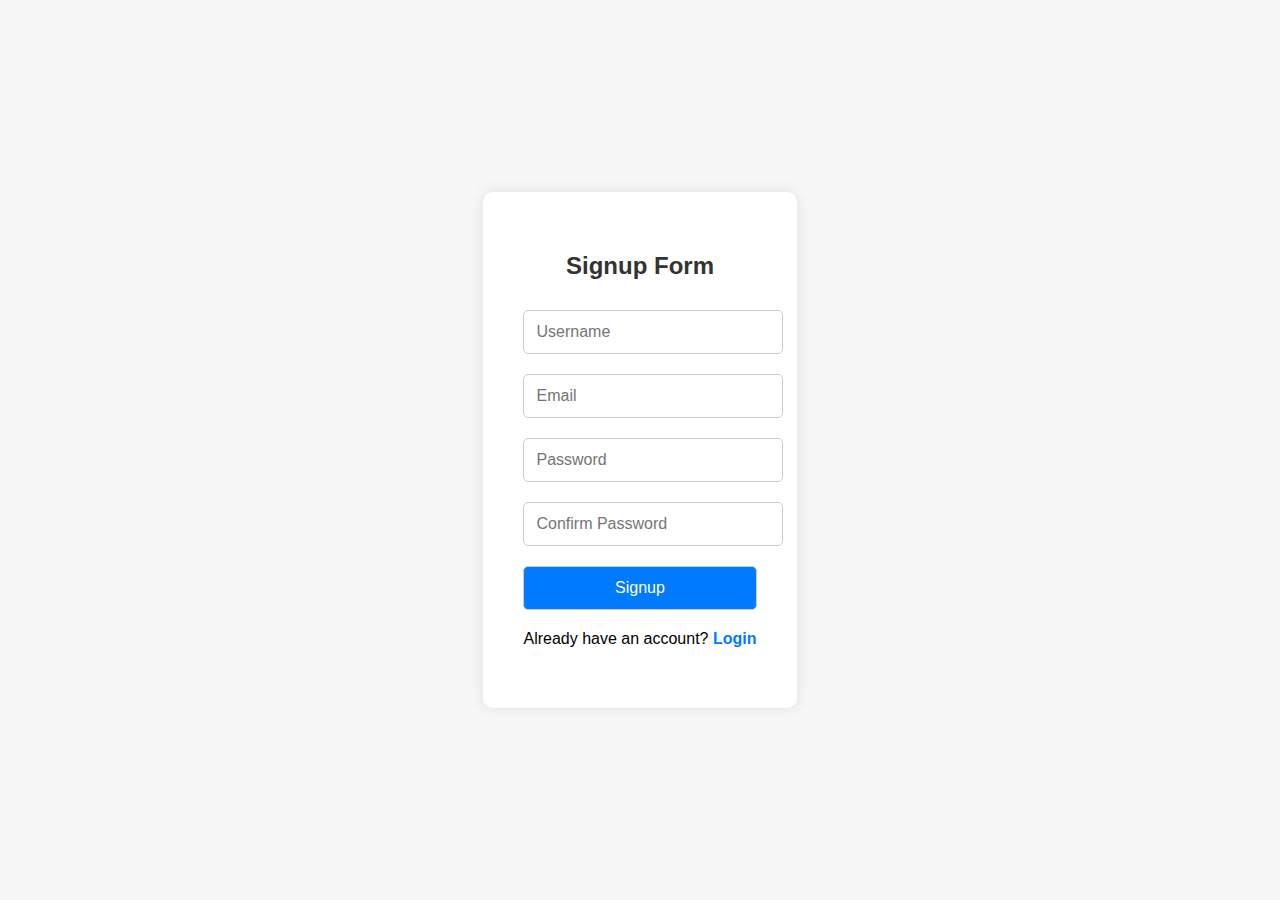
<file: signup.html>
<!DOCTYPE html>
<html lang="en">

<head>
    <meta charset="UTF-8">
    <meta name="viewport" content="width=device-width, initial-scale=1.0">
    <title>Signup Form</title>
    <style>
        body {
            font-family: 'Segoe UI', Tahoma, Geneva, Verdana, sans-serif;
            background-color: #f7f7f7;
            display: flex;
            justify-content: center;
            align-items: center;
            height: 100vh;
            margin: 0;
        }

        .signup-container {
            background-color: #ffffff;
            padding: 40px;
            border-radius: 10px;
            box-shadow: 0px 0px 15px 0px rgba(0, 0, 0, 0.1);
            text-align: center;
        }

        .signup-container h2 {
            margin-bottom: 30px;
            color: #333;
        }

        .form-group {
            margin-bottom: 20px;
        }

        .form-group input {
            width: 100%;
            padding: 12px;
            font-size: 16px;
            border: 1px solid #ccc;
            border-radius: 5px;
        }

        .form-group input[type="submit"] {
            background-color: #007bff;
            color: white;
            cursor: pointer;
            transition: background-color 0.3s ease;
        }

        .form-group input[type="submit"]:hover {
            background-color: #0056b3;
        }

        .form-group a {
            color: #007bff;
            text-decoration: none;
            font-weight: bold;
        }

        .form-group a:hover {
            text-decoration: underline;
        }
    </style>
</head>

<body>
    <div class="signup-container">
        <h2>Signup Form</h2>
        <form action="process-signup.php" method="post">
            <div class="form-group">
                <input type="text" id="username" name="username" placeholder="Username" required>
            </div>
            <div class="form-group">
                <input type="email" id="email" name="email" placeholder="Email" required>
            </div>
            <div class="form-group">
                <input type="password" id="password" name="password" placeholder="Password" required>
            </div>
            <div class="form-group">
                <input type="password" id="confirm-password" name="confirm-password" placeholder="Confirm Password" required>
            </div>
            <div class="form-group">
                <input type="submit" value="Signup">
            </div>
            <div class="form-group">
                <span>Already have an account? <a href="login.html">Login</a></span>
            </div>
        </form>
    </div>
</body>

</html>
</file>
<file: assets/css/style.css>
/**
* Template Name: SoftLand
* Updated: Sep 18 2023 with Bootstrap v5.3.2
* Template URL: https://bootstrapmade.com/softland-bootstrap-app-landing-page-template/
* Author: BootstrapMade.com
* License: https://bootstrapmade.com/license/
*/

/*--------------------------------------------------------------
# General
--------------------------------------------------------------*/
html {
  overflow-x: hidden;
}

body {
  font-family: "Roboto", sans-serif;
  color: #9fa1a4;
  line-height: 1.5;
}

a {
  color: #777;
  text-decoration: none;
  transition: 0.3s all ease;
}

a:hover {
  color: #000;
}

h1,
h2,
h3,
h4,
h5,
h6,
.font-heading {
  font-family: "Poppins", sans-serif;
  color: #000;
}

.container {
  z-index: 2;
  position: relative;
}

.text-black {
  color: #000 !important;
}

.text-primary {
  color: #2d71a1 !important;
}

.border-top {
  border-top: 1px solid #f2f2f2 !important;
}

.border-bottom {
  border-bottom: 1px solid #f2f2f2 !important;
}

figure figcaption {
  margin-top: 0.5rem;
  font-style: italic;
  font-size: 0.8rem;
}

section {
  overflow: hidden;
}

.section {
  padding: 7rem 0;
}

.section-heading {
  font-size: 3rem;
  font-weight: 700;
  background: linear-gradient(-45deg, #3db3c5, #274685);
  -webkit-background-clip: text;
  -webkit-text-fill-color: transparent;
}


/* Chatbot */
.card {
  visibility: hidden;
  position: fixed;
  bottom: 10px;
  right: 100px;
  height: 500px;
  width: 400px;
  background-color: lightgreen;
  /* margin-left: 12vw;
    margin-top: 5vw; */
  box-shadow: 2vw 2vw 12vw 3vw #ccc;
}

.show{
  visibility:visible;
}
body .card #header {
  height: 20%;
  background: black;
  padding: 0vw;
}

body .card #header h1 {
  color: #fff;
  font-size: 2vw;
  font-family: "Finger Paint", cursive;
  padding: 1vw;
}

body .card #message-section::-webkit-scrollbar {
  width: 10px;
}

body .card #message-section {
  height: 65%;
  padding: 0 2.5vw;
  overflow-y: auto;
  scrollbar-width: thin;
  scrollbar-color: var(--thumbBG) var(--scrollbarBG);
}

body .card #message-section::-webkit-scrollbar-track {
  background: var(--scrollbarBG);
}

body .card #message-section::-webkit-scrollbar-thumb {
  background-color: var(--thumbBG);
  border-radius: 6px;
  border: 3px solid var(--scrollbarBG);
}

body .card #message-section #bot,
body .card #message-section #user {
  position: relative;
  bottom: 0;
  min-height: 1.5vw;
  border: 0.15vw solid #777;
  background-color: #fff;
  border-radius: 0px 1.5vw 1.5vw 1.8vw;
  padding: 1vw;
  margin: 1.5vw 0;
}

body .card #message-section #user {
  border: 1.5px solid #000;
  border-radius: 1.5vw 0vw 1.5vw 1.8vw;
  background-color: #000;
  float: right;
}

body .card #message-section #user #user-response {
  color: #fff;
}

body .card #message-section .message {
  color: #000;
  clear: both;
  line-height: 1.2vw;
  font-size: 1.2vw;
  padding: 8px;
  position: relative;
  margin: 8px 0;
  max-width: 85%;
  word-wrap: break-word;
  z-index: 2;
}

body .card #input-section {
  /* z-index: 1; */
  padding: 10px;
  display: flex;
  flex-direction: row;
  align-items: flex-end;
  overflow: hidden;
  height: 10%;
  width: 100%;
  box-sizing: border-box;
}

body .card #input-section input {
  color: #000;
  min-width: 0.5vw;
  outline: none;
  height: 100%;
  width: 80%;
  border-top: none;
  border-left: none;
  border-right: none;
  border-bottom: solid #000 0.1vw;
}

body .card .send {
  background: transparent;
  border: 0;
  cursor: pointer;
  flex: 0 0 auto;
  /* margin-left: 1.4vw;
    margin-right: 0vw; */
  padding: 0;
  position: relative;
  outline: none;
  height: 100%;
  width: 20%;
}

body .card .send .circle {
  position: relative;
  width: 100%;
  height: 100%;
  display: flex;
  align-items: center;
  justify-content: center;
}

body .card .send .circle i {
  font-size: 3vw;
  /* margin-left: -1vw;
    margin-top: 1vw; */
}

#chat-bot {
  cursor:pointer;
  width: 70px;
  height: 70px;
  position: fixed;
  bottom: 10px;
  right: 10px;
  border-radius:50%;
}

#chat-bot img {
  width: 100%;
  height: 100%;
  box-sizing: border-box;
  border-radius:50%;
}
.card {
  visibility: hidden;
  position: fixed;
  bottom: 10px;
  right: 100px;
  height: 500px;
  width: 400px;
  background-color: lightgreen;
  /* margin-left: 12vw;
    margin-top: 5vw; */
  box-shadow: 2vw 2vw 12vw 3vw #ccc;
}

.show{
  visibility:visible;
}
body .card #header {
  height: 20%;
  background: black;
  padding: 0vw;
}

body .card #header h1 {
  color: #fff;
  font-size: 2vw;
  font-family: "Finger Paint", cursive;
  padding: 1vw;
}

body .card #message-section::-webkit-scrollbar {
  width: 10px;
}

body .card #message-section {
  height: 65%;
  padding: 0 2.5vw;
  overflow-y: auto;
  scrollbar-width: thin;
  scrollbar-color: var(--thumbBG) var(--scrollbarBG);
}

body .card #message-section::-webkit-scrollbar-track {
  background: var(--scrollbarBG);
}

body .card #message-section::-webkit-scrollbar-thumb {
  background-color: var(--thumbBG);
  border-radius: 6px;
  border: 3px solid var(--scrollbarBG);
}

body .card #message-section #bot,
body .card #message-section #user {
  position: relative;
  bottom: 0;
  min-height: 1.5vw;
  border: 0.15vw solid #777;
  background-color: #fff;
  border-radius: 0px 1.5vw 1.5vw 1.8vw;
  padding: 1vw;
  margin: 1.5vw 0;
}

body .card #message-section #user {
  border: 1.5px solid #000;
  border-radius: 1.5vw 0vw 1.5vw 1.8vw;
  background-color: #000;
  float: right;
}

body .card #message-section #user #user-response {
  color: #fff;
}

body .card #message-section .message {
  color: #000;
  clear: both;
  line-height: 1.2vw;
  font-size: 1.2vw;
  padding: 8px;
  position: relative;
  margin: 8px 0;
  max-width: 85%;
  word-wrap: break-word;
  z-index: 2;
}

body .card #input-section {
  /* z-index: 1; */
  padding: 10px;
  display: flex;
  flex-direction: row;
  align-items: flex-end;
  overflow: hidden;
  height: 10%;
  width: 100%;
  box-sizing: border-box;
}

body .card #input-section input {
  color: #000;
  min-width: 0.5vw;
  outline: none;
  height: 100%;
  width: 80%;
  border-top: none;
  border-left: none;
  border-right: none;
  border-bottom: solid #000 0.1vw;
}

body .card .send {
  background: transparent;
  border: 0;
  cursor: pointer;
  flex: 0 0 auto;
  /* margin-left: 1.4vw;
    margin-right: 0vw; */
  padding: 0;
  position: relative;
  outline: none;
  height: 100%;
  width: 20%;
}

body .card .send .circle {
  position: relative;
  width: 100%;
  height: 100%;
  display: flex;
  align-items: center;
  justify-content: center;
}

body .card .send .circle i {
  font-size: 3vw;
  /* margin-left: -1vw;
    margin-top: 1vw; */
}

#chat-bot {
  cursor:pointer;
  width: 70px;
  height: 70px;
  position: fixed;
  bottom: 10px;
  right: 10px;
  border-radius:50%;
}

#chat-bot img {
  width: 100%;
  height: 100%;
  box-sizing: border-box;
  border-radius:50%;
}

/*--------------------------------------------------------------
# Back to top button
--------------------------------------------------------------*/
.back-to-top {
  position: fixed;
  visibility: hidden;
  opacity: 0;
  right: 15px;
  bottom: 15px;
  z-index: 996;
  background: #2d71a1;
  width: 40px;
  height: 40px;
  border-radius: 50px;
  transition: all 0.4s;
}

.back-to-top i {
  font-size: 28px;
  color: #fff;
  line-height: 0;
}

.back-to-top:hover {
  background: #3687c1;
  color: #fff;
}

.back-to-top.active {
  visibility: visible;
  opacity: 1;
}

/* Default btn sre-tyling */
.btn {
  border: none;
  padding: 15px 30px !important;
}

.btn.btn-outline-white {
  border: 2px solid #fff;
  background: none;
  color: #fff;
}

.btn.btn-outline-white:hover {
  background: #fff;
  color: #2d71a1;
}

.btn.btn-primary {
  background: #2d71a1;
  background: linear-gradient(-45deg, #1391a5, #274685);
  color: #fff;
  box-shadow: 0 10px 30px 0 rgba(0, 0, 0, 0.15);
}

/* Feature 1 */
.feature-1 .wrap-icon {
  margin: 0 auto;
  height: 100px;
  width: 100px;
  border-radius: 50%;
  position: relative;
  margin-bottom: 30px;
  box-shadow: 0 15px 30px 0 rgba(0, 0, 0, 0.2);
  display: inline-flex;
  align-items: center;
  justify-content: center;
}

.feature-1 .wrap-icon.icon-1 {
  background: linear-gradient(-45deg, #3b87bd, #2d71a2);
}

.feature-1 .wrap-icon i {
  font-size: 40px;
  line-height: 0;
  color: #fff;
}

.feature-1 h3 {
  font-size: 20px;
}

.feature-1 p {
  color: #b1b1b1;
}

/* Step */
.step {
  box-shadow: 0 10px 30px -5px rgba(0, 0, 0, 0.1);
  background: #fff;
  padding: 40px;
}

.step .number {
  background: linear-gradient(-45deg, #1391a5, #274685);
  -webkit-background-clip: text;
  -webkit-text-fill-color: transparent;
  font-weight: 700;
  letter-spacing: 0.2rem;
  margin-bottom: 10px;
  display: block;
}

.step p:last-child {
  margin-bottom: 0px;
}

/* Review */
.review h3 {
  font-size: 20px;
}

.review p {
  line-height: 1.8;
  font-style: italic;
  color: #333333;
}

.review .stars span {
  color: #FF8803;
}

.review .stars .muted {
  color: #ccc;
}

.review .review-user img {
  width: 70px;
  margin: 0 auto;
}

/* Testimonial Carousel */
.testimonials-slider .swiper-pagination {
  margin-top: 20px;
  position: relative;
}

.testimonials-slider .swiper-pagination .swiper-pagination-bullet {
  width: 12px;
  height: 12px;
  background-color: #fff;
  opacity: 1;
  border: 1px solid #2d71a1;
}

.testimonials-slider .swiper-pagination .swiper-pagination-bullet-active {
  background-color: #2d71a1;
}

/* Pricing */
.pricing {
  padding: 50px;
  background: linear-gradient(-45deg, #1391a5, #274685);
  color: #fff;
  padding-bottom: 12rem !important;
  position: relative;
  border-radius: 4px;
  color: #000000;
  background: #fff;
  box-shadow: 0 10px 30px 0 rgba(0, 0, 0, 0.2);
}

.pricing h3 {
  color: #2d71a1;
}

.pricing .price-cta {
  text-decoration: none;
  position: absolute;
  bottom: 50px;
  width: 100%;
  text-align: center;
  left: 0;
}

.pricing .price-cta .price {
  display: block;
  margin-bottom: 20px;
  font-size: 2rem;
  font-weight: 300;
}

.pricing .popularity {
  text-transform: uppercase;
  font-size: 12px;
  letter-spacing: 0.2rem;
  display: block;
  margin-bottom: 20px;
}

.pricing ul {
  margin-bottom: 50px;
}

.pricing ul li {
  margin-bottom: 10px;
}

.pricing .btn-white {
  background: #fff;
  border: 2px solid rgb(241, 241, 241);
  border-radius: 4px;
  box-shadow: 0 5px 20px 0 rgba(0, 0, 0, 0.1);
}

.pricing .btn-white:hover {
  color: #2d71a1;
}

.pricing.popular {
  background: #fff;
  box-shadow: 0 10px 30px 0 rgba(0, 0, 0, 0.2);
  color: #000000;
  background: linear-gradient(-45deg, #1391a5, #274685);
  color: #fff;
  box-shadow: none;
}

.pricing.popular .popularity {
  color: #b3b3b3;
}

.pricing.popular h3 {
  color: #fff;
  background: none;
}

.pricing.popular .btn-white {
  border: 2px solid #2d71a1;
}

/* CTA Section */
.cta-section {
  background: linear-gradient(to right, rgb(39, 70, 133) 0%, rgb(61, 179, 197) 100%);
  color: #fff;
}

.cta-section h2 {
  color: #fff;
  font-size: 3rem;
  font-weight: 700;
}

@media screen and (max-width: 768px) {
  .cta-section h2 {
    font-size: 2rem;
  }
}

.cta-section .btn {
  background: #000000;
  color: #fff;
}

.cta-section .btn i {
  margin-right: 5px;
  font-size: 24px;
  line-height: 0;
}

/* Contact Form */
.form-control {
  height: 48px;
  border-radius: 0;
  border: 1px solid #dae0e5;
}

.form-control:active,
.form-control:focus {
  outline: none;
  box-shadow: none;
  border: 1px solid #2d71a1;
}

.php-email-form .validate {
  display: none;
  color: red;
  margin: 0 0 15px 0;
  font-weight: 400;
  font-size: 13px;
}

.php-email-form .error-message {
  display: none;
  color: #fff;
  background: #ed3c0d;
  text-align: left;
  padding: 15px;
  font-weight: 600;
}

.php-email-form .error-message br+br {
  margin-top: 25px;
}

.php-email-form .sent-message {
  display: none;
  color: #fff;
  background: #18d26e;
  text-align: center;
  padding: 15px;
  font-weight: 600;
}

.php-email-form .loading {
  display: none;
  background: #fff;
  text-align: center;
  padding: 15px;
}

.php-email-form .loading:before {
  content: "";
  display: inline-block;
  border-radius: 50%;
  width: 24px;
  height: 24px;
  margin: 0 10px -6px 0;
  border: 3px solid #18d26e;
  border-top-color: #eee;
  animation: animate-loading 1s linear infinite;
}

.php-email-form textarea {
  min-height: 160px;
}

@keyframes animate-loading {
  0% {
    transform: rotate(0deg);
  }

  100% {
    transform: rotate(360deg);
  }
}

/* Blog */
.post-entry {
  margin-bottom: 60px;
}

.post-entry .post-text .post-meta {
  text-decoration: none;
  color: #ccc;
  font-size: 13px;
  display: block;
  margin-bottom: 10px;
}

.post-entry .post-text h3 {
  font-size: 20px;
  color: #000000;
}

.post-entry .post-text h3 a {
  text-decoration: none;
  color: #000000;
}

.post-entry .post-text h3 a:hover {
  text-decoration: none;
  color: #2d71a1;
}

.post-entry .post-text .readmore {
  color: #2d71a1;
}

.sidebar-box {
  margin-bottom: 30px;
  padding: 25px;
  font-size: 15px;
  width: 100%;
  float: left;
  background: #fff;
}

.sidebar-box *:last-child {
  margin-bottom: 0;
}

.sidebar-box h3 {
  font-size: 18px;
  margin-bottom: 15px;
}

.categories li,
.sidelink li {
  position: relative;
  margin-bottom: 10px;
  padding-bottom: 10px;
  border-bottom: 1px dotted gray("300");
  list-style: none;
}

.categories li:last-child,
.sidelink li:last-child {
  margin-bottom: 0;
  border-bottom: none;
  padding-bottom: 0;
}

.categories li a,
.sidelink li a {
  text-decoration: none;
  display: block;
}

.categories li a span,
.sidelink li a span {
  position: absolute;
  right: 0;
  top: 0;
  color: #ccc;
}

.categories li.active a,
.sidelink li.active a {
  text-decoration: none;
  color: #000000;
  font-style: italic;
}

.comment-form-wrap {
  clear: both;
}

.comment-list {
  padding: 0;
  margin: 0;
}

.comment-list .children {
  padding: 50px 0 0 40px;
  margin: 0;
  float: left;
  width: 100%;
}

.comment-list li {
  padding: 0;
  margin: 0 0 30px 0;
  float: left;
  width: 100%;
  clear: both;
  list-style: none;
}

.comment-list li .vcard {
  width: 80px;
  float: left;
}

.comment-list li .vcard img {
  width: 50px;
  border-radius: 50%;
}

.comment-list li .comment-body {
  float: right;
  width: calc(100% - 80px);
}

.comment-list li .comment-body h3 {
  font-size: 20px;
}

.comment-list li .comment-body .meta {
  text-decoration: none;
  text-transform: uppercase;
  font-size: 13px;
  letter-spacing: 0.1em;
  color: #ccc;
}

.comment-list li .comment-body .reply {
  padding: 5px 10px;
  background: #e6e6e6;
  color: #000000;
  text-transform: uppercase;
  font-size: 14px;
}

.comment-list li .comment-body .reply:hover {
  color: #000000;
  background: #e3e3e3;
}

.search-form {
  background: #f7f7f7;
  padding: 10px;
}

.search-form .form-group {
  position: relative;
}

.search-form .form-group input {
  padding-right: 50px;
}

.search-form .icon {
  position: absolute;
  top: 50%;
  right: 20px;
  transform: translateY(-50%);
}

/*--------------------------------------------------------------
# Header
--------------------------------------------------------------*/
#header {
  height: 80px;
  transition: all 0.5s;
  z-index: 997;
  transition: all 0.5s;
}

#header.header-scrolled {
  background: rgba(39, 70, 133, 0.8);
  height: 60px;
}

#header .logo h1 {
  font-size: 28px;
  margin: 0;
  padding: 4px 0;
  line-height: 1;
  font-weight: 500;
}

#header .logo h1 a,
#header .logo h1 a:hover {
  color: #fff;
  text-decoration: none;
}

#header .logo img {
  padding: 0;
  margin: 0;
  max-height: 40px;
}

/*--------------------------------------------------------------
# Navigation Menu
--------------------------------------------------------------*/
/**
* Desktop Navigation 
*/
.navbar {
  padding: 0;
}

.navbar ul {
  margin: 0;
  padding: 0;
  display: flex;
  list-style: none;
  align-items: center;
}

.navbar li {
  position: relative;
}

.navbar a,
.navbar a:focus {
  display: flex;
  align-items: center;
  justify-content: space-between;
  padding: 10px 0 10px 30px;
  font-size: 16px;
  font-weight: 400;
  color: rgba(255, 255, 255, 0.65);
  white-space: nowrap;
  transition: 0.3s;
}

.navbar a i,
.navbar a:focus i {
  font-size: 12px;
  line-height: 0;
  margin-left: 5px;
}

.navbar a:hover,
.navbar .active,
.navbar .active:focus,
.navbar li:hover>a {
  color: #fff;
}

.navbar .dropdown ul {
  display: block;
  position: absolute;
  left: 14px;
  top: calc(100% + 30px);
  margin: 0;
  padding: 10px 0;
  z-index: 99;
  opacity: 0;
  visibility: hidden;
  background: #fff;
  box-shadow: 0px 0px 30px rgba(127, 137, 161, 0.25);
  transition: 0.3s;
  border-radius: 4px;
}

.navbar .dropdown ul li {
  min-width: 200px;
}

.navbar .dropdown ul a {
  padding: 10px 20px;
  font-size: 15px;
  color: #101c36;
}

.navbar .dropdown ul a i {
  font-size: 12px;
}

.navbar .dropdown ul a:hover,
.navbar .dropdown ul .active:hover,
.navbar .dropdown ul li:hover>a {
  color: #2d71a1;
}

.navbar .dropdown:hover>ul {
  opacity: 1;
  top: 100%;
  visibility: visible;
}

.navbar .dropdown .dropdown ul {
  top: 0;
  left: calc(100% - 30px);
  visibility: hidden;
}

.navbar .dropdown .dropdown:hover>ul {
  opacity: 1;
  top: 0;
  left: 100%;
  visibility: visible;
}

@media (max-width: 1366px) {
  .navbar .dropdown .dropdown ul {
    left: -90%;
  }

  .navbar .dropdown .dropdown:hover>ul {
    left: -100%;
  }
}

/**
* Mobile Navigation 
*/
.mobile-nav-toggle {
  color: #fff;
  font-size: 28px;
  cursor: pointer;
  display: none;
  line-height: 0;
  transition: 0.5s;
}

@media (max-width: 991px) {
  .mobile-nav-toggle {
    display: block;
  }

  .navbar ul {
    display: none;
  }
}

.navbar-mobile {
  position: fixed;
  overflow: hidden;
  top: 0;
  right: 0;
  left: 0;
  bottom: 0;
  background: rgba(27, 49, 94, 0.9);
  transition: 0.3s;
  z-index: 999;
}

.navbar-mobile .mobile-nav-toggle {
  position: absolute;
  top: 15px;
  right: 15px;
}

.navbar-mobile ul {
  display: block;
  position: absolute;
  top: 55px;
  right: 15px;
  bottom: 15px;
  left: 15px;
  padding: 10px 0;
  border-radius: 10px;
  background-color: #fff;
  overflow-y: auto;
  transition: 0.3s;
}

.navbar-mobile a,
.navbar-mobile a:focus {
  padding: 10px 20px;
  font-size: 15px;
  color: #101c36;
}

.navbar-mobile a:hover,
.navbar-mobile .active,
.navbar-mobile li:hover>a {
  color: #2d71a1;
}

.navbar-mobile .dropdown ul {
  position: static;
  display: none;
  margin: 10px 20px;
  padding: 10px 0;
  z-index: 99;
  opacity: 1;
  visibility: visible;
  background: #fff;
  box-shadow: 0px 0px 30px rgba(127, 137, 161, 0.25);
}

.navbar-mobile .dropdown ul li {
  min-width: 200px;
}

.navbar-mobile .dropdown ul a {
  padding: 10px 20px;
}

.navbar-mobile .dropdown ul a i {
  font-size: 12px;
}

.navbar-mobile .dropdown ul a:hover,
.navbar-mobile .dropdown ul .active:hover,
.navbar-mobile .dropdown ul li:hover>a {
  color: #2d71a1;
}

.navbar-mobile .dropdown>.dropdown-active {
  display: block;
}

/*--------------------------------------------------------------
# Hero Section
--------------------------------------------------------------*/
.hero-section {
  background: linear-gradient(to right, rgba(39, 70, 133, 0.8) 0%, rgba(61, 179, 197, 0.8) 100%), url(../img/hero-bg.jpg);
  position: relative;
}

.hero-section .wave {
  width: 100%;
  overflow: hidden;
  position: absolute;
  z-index: 1;
  bottom: -150px;
}

@media screen and (max-width: 992px) {
  .hero-section .wave {
    bottom: -180px;
  }
}

.hero-section .wave svg {
  width: 100%;
}

.hero-section,
.hero-section>.container>.row {
  height: 100vh;
  min-height: 880px;
}

.hero-section.inner-page {
  height: 60vh;
  min-height: 0;
}

.hero-section.inner-page .hero-text {
  transform: translateY(-150px);
  margin-top: -120px;
}

@media screen and (max-width: 992px) {
  .hero-section.inner-page .hero-text {
    margin-top: -80px;
  }
}

.hero-section h1 {
  font-size: 3.5rem;
  color: #fff;
  font-weight: 700;
  margin-bottom: 30px;
}

@media screen and (max-width: 992px) {
  .hero-section h1 {
    font-size: 2.5rem;
    text-align: center;
    margin-top: 40px;
  }
}

@media screen and (max-width: 992px) {
  .hero-section .hero-text-image {
    margin-top: 4rem;
  }
}

.hero-section p {
  font-size: 18px;
  color: #fff;
}

.hero-section .iphone-wrap {
  position: relative;
}

@media screen and (max-width: 992px) {
  .hero-section .iphone-wrap {
    text-align: center;
  }
}

.hero-section .iphone-wrap .phone-2,
.hero-section .iphone-wrap .phone-1 {
  position: absolute;
  top: -50%;
  overflow: hidden;
  left: 0;
  box-shadow: 0 15px 50px 0 rgba(0, 0, 0, 0.3);
  border-radius: 30px;
  height: max-content;
}

@media screen and (max-width: 992px) {

  .hero-section .iphone-wrap .phone-2,
  .hero-section .iphone-wrap .phone-1 {
    position: relative;
    top: 0;
    max-width: 100%;
  }
}

.hero-section .iphone-wrap .phone-2,
.hero-section .iphone-wrap .phone-1 {
  width: 250px;
}

@media screen and (max-width: 992px) {
  .hero-section .iphone-wrap .phone-1 {
    margin-left: -150px;
  }
}

.hero-section .iphone-wrap .phone-2 {
  margin-top: 50px;
  margin-left: 100px;
  width: 250px;
}

@media screen and (max-width: 992px) {
  .hero-section .iphone-wrap .phone-2 {
    width: 250px;
    position: absolute;
    margin-top: 0px;
    margin-left: 100px;
  }
}

/*--------------------------------------------------------------
# Footer
--------------------------------------------------------------*/
.footer {
  padding: 5rem 0 2.5rem 0;
}

.footer h3 {
  font-size: 18px;
  margin-bottom: 30px;
}

.footer ul li {
  margin-bottom: 10px;
}

.footer a {
  color: #000;
}

.footer .copyright {
  margin-bottom: 0px;
}

.footer .copyright,
.footer .credits {
  font-size: 14px;
}

.social a {
  display: inline-block;
  width: 50px;
  height: 50px;
  border-radius: 50%;
  background: #f8f9fa;
  position: relative;
  text-align: center;
  transition: 0.3s background ease;
  color: #0d1e2d;
  line-height: 0;
}

.social a span {
  display: inline-block;
  left: 50%;
  position: absolute;
  top: 50%;
  transform: translate(-50%, -50%);
}

.social a:hover {
  color: #fff;
  background: #2d71a1;
}

.social a i {
  line-height: 0;
}
</file>
